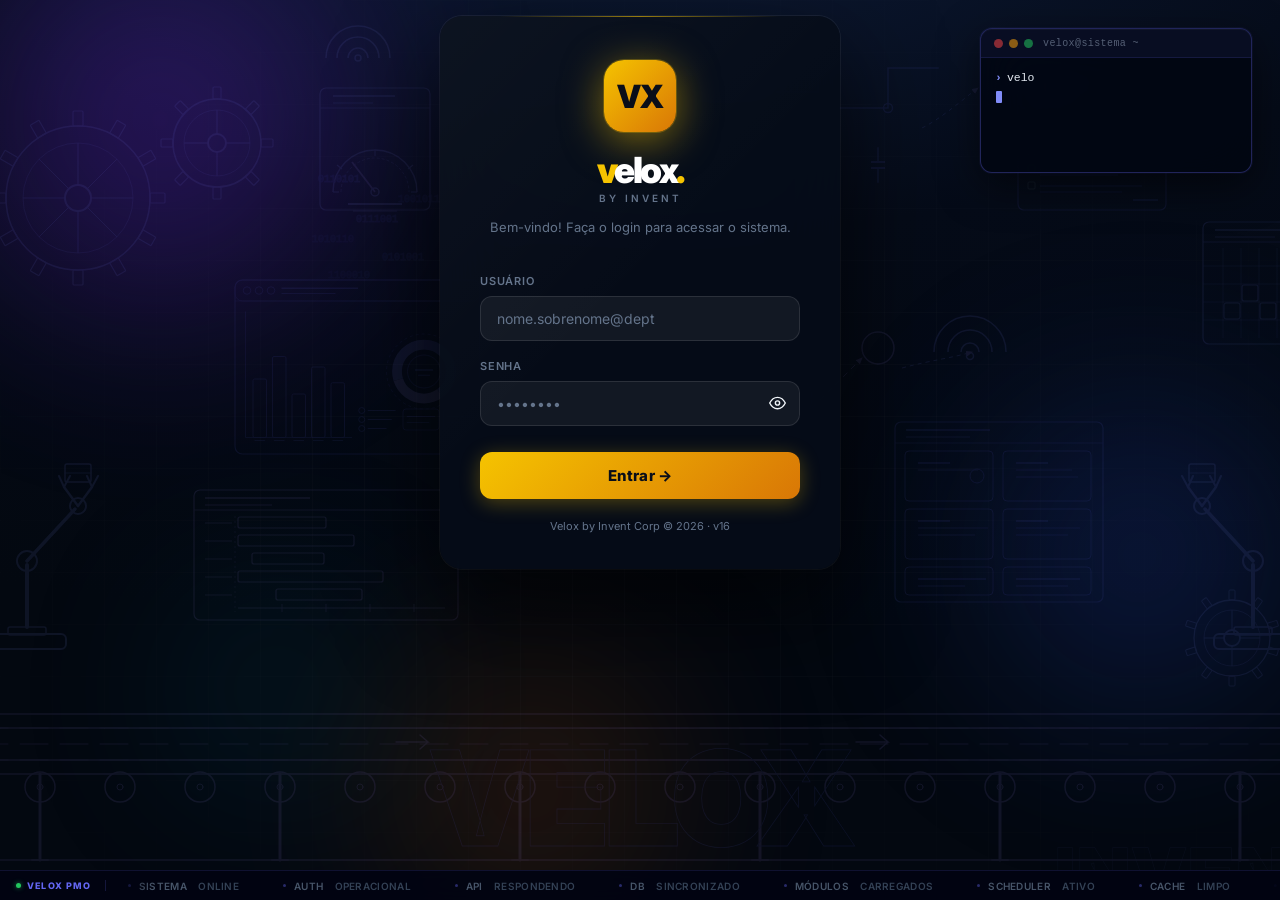
<file: index.html>
<!DOCTYPE html>
<html lang="pt-BR" data-theme="dark">
<head>
<meta charset="UTF-8">
<meta name="viewport" content="width=device-width,initial-scale=1,viewport-fit=cover">
<meta name="mobile-web-app-capable" content="yes">
<meta name="apple-mobile-web-app-capable" content="yes">
<meta name="apple-mobile-web-app-status-bar-style" content="black-translucent">
<meta name="apple-mobile-web-app-title" content="Velox PMO">
<meta name="theme-color" content="#0a0e19">
<title>Dashboard — Velox by Invent</title>
<link rel="icon" href="data:image/svg+xml,<svg xmlns='http://www.w3.org/2000/svg' viewBox='0 0 32 32'><rect width='32' height='32' rx='8' fill='%23F5C300'/><text x='16' y='23' text-anchor='middle' font-size='18' font-weight='900' font-family='Inter,sans-serif' fill='%230a0e19'>VX</text></svg>">
<link rel="preconnect" href="https://fonts.googleapis.com">
<link href="https://fonts.googleapis.com/css2?family=Inter:wght@300;400;500;600;700;800;900&display=swap" rel="stylesheet">
<style>
*,*::before,*::after{box-sizing:border-box;margin:0;padding:0}
:root{--brand:#F5C300;--brand-dim:rgba(245,195,0,.15);--bg:#030610;--bg2:#100c2a;--surface:rgba(255,255,255,.065);--surface2:rgba(255,255,255,.1);--border:rgba(255,255,255,.12);--text:#f1f5f9;--muted:#64748b;--muted2:#94a3b8;--sidebar-w:240px;--sidebar-collapsed:60px;--radius:14px;--radius-sm:8px;--green:#22c55e;--blue:#3b82f6;--red:#ef4444}
[data-theme="light"]{--bg:#f1f5f9;--bg2:#e2e8f0;--surface:rgba(255,255,255,.9);--surface2:rgba(255,255,255,.7);--border:rgba(0,0,0,.08);--text:#0f172a;--muted:#64748b;--muted2:#475569}
html,body{height:100%;font-family:'Inter',sans-serif;background:radial-gradient(ellipse 120% 60% at 50% -5%,#1a1060 0%,#0a0520 35%,#030610 70%);color:var(--text);overflow:hidden}
[data-theme="light"] body{background:#f0f4f8!important}
button{cursor:pointer;border:none;background:none;font-family:inherit}
a{color:inherit;text-decoration:none}
::-webkit-scrollbar{width:6px;height:6px}::-webkit-scrollbar-track{background:transparent}::-webkit-scrollbar-thumb{background:var(--border);border-radius:3px}
.app{display:flex;height:100vh;overflow:hidden}
/* Sidebar */
#sidebar{width:var(--sidebar-w);min-width:var(--sidebar-w);background:var(--bg2);border-right:1px solid var(--border);display:flex;flex-direction:column;transition:all .3s cubic-bezier(.4,0,.2,1);z-index:10;overflow:hidden}
#sidebar.collapsed{width:var(--sidebar-collapsed);min-width:var(--sidebar-collapsed)}
.sb-header{padding:18px 14px 12px;display:flex;align-items:center;gap:10px;border-bottom:1px solid var(--border)}
.sb-logo{width:32px;height:32px;background:linear-gradient(135deg,#F5C300,#d97706);border-radius:8px;display:flex;align-items:center;justify-content:center;font-size:13px;font-weight:900;color:#0a0e19;flex-shrink:0;letter-spacing:-0.5px}
.sb-brand{overflow:hidden;transition:opacity .2s}
.sb-brand-name{font-size:13px;font-weight:900;letter-spacing:-0.5px;line-height:1;white-space:nowrap}
.sb-brand-name .vy{color:#F5C300}.sb-brand-name .dot{color:#F5C300}
.sb-brand-by{font-size:8px;font-weight:600;letter-spacing:1.5px;color:var(--muted);text-transform:uppercase;margin-top:1px;white-space:nowrap}
#sidebar.collapsed .sb-brand{opacity:0;width:0}
#sidebar-toggle{margin-left:auto;color:var(--muted);font-size:18px;padding:4px;border-radius:6px;flex-shrink:0;transition:color .2s}
#sidebar-toggle:hover{color:var(--text)}
.sb-nav{flex:1;padding:12px 8px;overflow-y:auto;display:flex;flex-direction:column;gap:2px}
.nav-item{display:flex;align-items:center;gap:12px;padding:10px;border-radius:var(--radius-sm);color:var(--muted2);font-size:13px;font-weight:500;transition:all .2s;white-space:nowrap;overflow:hidden}
.nav-item:hover{background:var(--surface2);color:var(--text)}.nav-item.active{background:var(--brand-dim);color:var(--brand)}
.nav-icon{font-size:17px;flex-shrink:0;width:20px;text-align:center}.nav-label{transition:opacity .2s}
#sidebar.collapsed .nav-label{opacity:0;width:0;overflow:hidden}
.sb-footer{padding:12px 8px;border-top:1px solid var(--border)}
#sidebar-user{display:flex;align-items:center;gap:10px;padding:8px 10px;border-radius:var(--radius-sm)}
.su-avatar{width:32px;height:32px;border-radius:8px;display:flex;align-items:center;justify-content:center;font-size:11px;font-weight:700;color:#fff;flex-shrink:0}
.su-info{overflow:hidden;flex:1}.su-nome{font-size:12px;font-weight:600;white-space:nowrap;overflow:hidden;text-overflow:ellipsis}.su-papel{font-size:10px;color:var(--muted);text-transform:capitalize}
.su-logout{padding:4px 6px;color:var(--muted);font-size:14px;border-radius:4px;transition:color .2s}.su-logout:hover{color:var(--red)}
#sidebar.collapsed .su-info{opacity:0;width:0;overflow:hidden}
/* Main */
#main{flex:1;overflow-y:auto;display:flex;flex-direction:column;min-width:0}
.topbar{padding:14px 28px;display:flex;align-items:center;gap:12px;border-bottom:1px solid var(--border);background:var(--bg2);position:sticky;top:0;z-index:5}
.topbar-left{flex:1}
.topbar-title{font-size:17px;font-weight:700}
.topbar-sub{font-size:11px;color:var(--muted);margin-top:1px}
.topbar-actions{display:flex;align-items:center;gap:8px}
.btn-icon{width:36px;height:36px;border-radius:var(--radius-sm);display:flex;align-items:center;justify-content:center;background:var(--surface);border:1px solid var(--border);color:var(--muted2);font-size:15px;transition:all .2s}
.btn-icon:hover{background:var(--surface2);color:var(--text)}
.btn-print{display:flex;align-items:center;gap:7px;padding:8px 16px;background:rgba(139,92,246,.12);border:1px solid rgba(139,92,246,.3);border-radius:var(--radius-sm);font-size:12px;font-weight:700;color:#a78bfa;transition:all .2s}
.btn-print:hover{background:rgba(139,92,246,.22);border-color:#a78bfa}
.btn-tv{display:flex;align-items:center;gap:7px;padding:8px 16px;background:rgba(59,130,246,.22);border:1px solid rgba(59,130,246,.6);border-radius:var(--radius-sm);font-size:12px;font-weight:700;color:#60a5fa;transition:all .2s;box-shadow:0 0 10px rgba(59,130,246,.25),inset 0 1px 0 rgba(255,255,255,.06);animation:tvBtnPulse 3s ease-in-out infinite}
.btn-tv:hover{background:rgba(59,130,246,.35);border-color:#3b82f6;box-shadow:0 0 18px rgba(59,130,246,.45),inset 0 1px 0 rgba(255,255,255,.08);animation:none}
@keyframes tvBtnPulse{0%,100%{box-shadow:0 0 8px rgba(59,130,246,.2),inset 0 1px 0 rgba(255,255,255,.06)}50%{box-shadow:0 0 16px rgba(59,130,246,.5),inset 0 1px 0 rgba(255,255,255,.06)}}
.btn-cmd{display:flex;align-items:center;gap:8px;padding:8px 14px;background:var(--surface);border:1px solid var(--border);border-radius:var(--radius-sm);font-size:12px;color:var(--muted);transition:all .2s}
.btn-cmd:hover{background:var(--surface2);color:var(--text);border-color:var(--brand)}
.btn-cmd kbd{background:var(--border);padding:1px 5px;border-radius:3px;font-size:10px}
/* Bento */
.bento{display:grid;grid-template-columns:repeat(12,1fr);gap:16px;padding:24px 28px;align-content:start}
.card{
  background:linear-gradient(145deg,rgba(255,255,255,.058) 0%,rgba(255,255,255,.02) 100%);
  border:1px solid rgba(255,255,255,.11);
  border-top:1px solid rgba(255,255,255,.17);
  border-radius:var(--radius);padding:20px;position:relative;overflow:hidden;
  backdrop-filter:blur(10px);-webkit-backdrop-filter:blur(10px);
  box-shadow:0 8px 32px rgba(0,0,0,.16);
}
.card::before{content:'';position:absolute;inset:0;border-radius:var(--radius);background:linear-gradient(135deg,rgba(255,255,255,.025),transparent 50%);pointer-events:none}
.card-title{font-size:11px;font-weight:700;text-transform:uppercase;letter-spacing:.7px;color:var(--muted);margin-bottom:16px;display:flex;align-items:center;justify-content:space-between}
.chip{background:var(--surface2);border:1px solid var(--border);color:var(--muted);font-size:10px;font-weight:600;padding:2px 8px;border-radius:20px;text-transform:none;letter-spacing:0}
.kpi-card{grid-column:span 3;display:flex;flex-direction:column;gap:6px}
.kpi-val{font-size:38px;font-weight:800;letter-spacing:-2px;line-height:1}
.kpi-lbl{font-size:10px;font-weight:700;text-transform:uppercase;letter-spacing:.8px;color:var(--muted)}
.kpi-sub{font-size:11px;color:var(--muted2)}
.health-card{grid-column:span 3;display:flex;align-items:center;gap:16px}
.health-info{flex:1}
.health-score{font-size:34px;font-weight:800;letter-spacing:-1px;margin:4px 0}
.health-lbl{font-size:10px;font-weight:700;text-transform:uppercase;letter-spacing:.8px;color:var(--muted)}
.health-status{font-size:12px;color:var(--muted2)}
.chart-fases{grid-column:span 7}
.chart-ativs{grid-column:span 5}
.chart-wrap{position:relative;height:220px}
.donut-center{position:absolute;top:50%;left:50%;transform:translate(-50%,-50%);text-align:center;pointer-events:none}
.donut-val{font-size:26px;font-weight:800;display:block}
.donut-lbl{font-size:10px;color:var(--muted)}
.feed-card{grid-column:span 5}
.timeline-card{grid-column:span 7}
.pulse-dot{width:7px;height:7px;background:var(--green);border-radius:50%;animation:blink 2s infinite;display:inline-block;margin-left:4px}
@keyframes blink{0%,100%{opacity:1}50%{opacity:.25}}
.feed-list{display:flex;flex-direction:column;gap:7px;max-height:280px;overflow-y:auto;padding-right:2px}
.feed-item{display:flex;align-items:flex-start;gap:9px;padding:8px 10px;background:var(--surface2);border-radius:var(--radius-sm)}
.feed-icon{font-size:13px;flex-shrink:0;margin-top:1px}
.feed-proj{font-size:10px;font-weight:700;color:var(--brand)}
.feed-text{font-size:11px;color:var(--muted2);overflow:hidden;text-overflow:ellipsis;white-space:nowrap;margin-top:1px}
.feed-time{font-size:10px;color:var(--muted);flex-shrink:0}
.gantt-row{display:flex;align-items:center;gap:10px;margin-bottom:9px}
.gantt-lbl{width:140px;font-size:12px;font-weight:500;white-space:nowrap;overflow:hidden;text-overflow:ellipsis;flex-shrink:0;color:var(--text)}
.gantt-track{flex:1;height:26px;background:rgba(255,255,255,.06);border-radius:6px;position:relative;overflow:hidden}
.gantt-bar{height:100%;border-radius:6px;position:absolute;display:flex;align-items:center;padding:0 10px;box-shadow:0 2px 6px rgba(0,0,0,.3)}
.gantt-bar-lbl{font-size:11px;font-weight:700;color:#fff;white-space:nowrap;text-shadow:0 1px 3px rgba(0,0,0,.4)}
.intel-card{grid-column:span 12}
.intel-grid{display:grid;grid-template-columns:repeat(4,1fr);gap:12px}
.farol-mini-grid{display:grid;grid-template-columns:repeat(auto-fill,minmax(200px,1fr));gap:10px;margin-top:8px}
.farol-mini{background:var(--surface2);border-radius:12px;padding:14px 16px;cursor:default;transition:all .25s;border:1px solid var(--border);position:relative;overflow:hidden}
.farol-mini::after{content:'';position:absolute;inset:0;background:linear-gradient(135deg,rgba(255,255,255,.02),transparent);pointer-events:none}
.farol-mini:hover{border-color:rgba(255,255,255,.18);transform:translateY(-2px);box-shadow:0 6px 20px rgba(0,0,0,.25)}
/* Urgency Banner */
#urgency-banner{padding:9px 28px;display:flex;align-items:center;gap:10px;flex-wrap:wrap;border-bottom:1px solid rgba(245,158,11,.2);background:linear-gradient(90deg,rgba(245,158,11,.07),transparent)}
#urgency-banner.has-overdue{border-color:rgba(239,68,68,.25);background:linear-gradient(90deg,rgba(239,68,68,.07),transparent)}
.urg-label{font-size:10px;font-weight:800;text-transform:uppercase;letter-spacing:.9px;color:var(--muted);flex-shrink:0}
.urg-item{display:inline-flex;align-items:center;gap:5px;padding:3px 10px;border-radius:20px;font-size:11px;font-weight:700;white-space:nowrap;background:rgba(245,158,11,.1);border:1px solid rgba(245,158,11,.25);color:#f59e0b;cursor:default;transition:all .2s}
.urg-item.overdue{background:rgba(239,68,68,.1);border-color:rgba(239,68,68,.3);color:#ef4444}
.urg-item.overdue{animation:urgPulse 2s infinite}
@keyframes urgPulse{0%,100%{box-shadow:none}50%{box-shadow:0 0 0 3px rgba(239,68,68,.15)}}
@keyframes cardAlertPulse{0%,100%{box-shadow:0 0 0 0 rgba(239,68,68,0)}50%{box-shadow:0 0 0 4px rgba(239,68,68,.9),0 0 28px rgba(239,68,68,.35)}}
@keyframes txtFlash{0%,100%{opacity:1}50%{opacity:.35}}
/* Live clock */
.topbar-clock{font-size:13px;font-weight:700;font-variant-numeric:tabular-nums;color:var(--muted2);letter-spacing:.3px;padding:7px 13px;background:var(--surface);border:1px solid var(--border);border-radius:var(--radius-sm);white-space:nowrap}
/* Card stagger animation */
@keyframes bentoIn{from{opacity:0;transform:translateY(16px)}to{opacity:1;transform:translateY(0)}}
.bento>.card{opacity:0;animation:bentoIn .45s cubic-bezier(.34,1.2,.64,1) forwards}
.bento>.card:nth-child(1){animation-delay:.02s}.bento>.card:nth-child(2){animation-delay:.07s}
.bento>.card:nth-child(3){animation-delay:.12s}.bento>.card:nth-child(4){animation-delay:.17s}
.bento>.card:nth-child(5){animation-delay:.22s}.bento>.card:nth-child(6){animation-delay:.27s}
.bento>.card:nth-child(7){animation-delay:.32s}.bento>.card:nth-child(8){animation-delay:.37s}
.bento>.card:nth-child(9){animation-delay:.42s}
/* Intel item hover */
.intel-item{transition:border-color .2s,background .2s}
.intel-item:hover{background:rgba(255,255,255,.06)}
/* KPI card hover */
.kpi-card{transition:border-color .25s,box-shadow .25s}
.kpi-card:hover{border-color:rgba(255,255,255,.14);box-shadow:0 4px 16px rgba(0,0,0,.2)}.hidden{display:none!important}
.intel-item{background:var(--surface2);border-radius:var(--radius-sm);padding:14px 16px;border-left:3px solid transparent}
.intel-lbl{font-size:10px;font-weight:600;text-transform:uppercase;letter-spacing:.7px;color:var(--muted);margin-bottom:5px}
.intel-val{font-size:19px;font-weight:700;margin-bottom:3px}
.intel-desc{font-size:11px;color:var(--muted2);line-height:1.4}
.viewer-mode .edit-only{display:none!important}
/* Command palette */
#cmd-overlay{position:fixed;inset:0;background:rgba(0,0,0,.7);backdrop-filter:blur(6px);z-index:9000;display:none;align-items:flex-start;justify-content:center;padding-top:15vh}
#cmd-overlay.open{display:flex}
#cmd-palette{background:var(--bg2);border:1px solid var(--border);border-radius:14px;width:520px;max-width:90vw;overflow:hidden;box-shadow:0 24px 80px rgba(0,0,0,.5)}
#cmd-header{display:flex;align-items:center;gap:12px;padding:14px 18px;border-bottom:1px solid var(--border)}
#cmd-icon{font-size:18px;color:var(--muted)}
#cmd-input{flex:1;background:none;border:none;outline:none;font-size:15px;color:var(--text);font-family:'Inter',sans-serif}
#cmd-list{max-height:360px;overflow-y:auto;padding:8px}
.cmd-item{display:flex;align-items:center;gap:12px;padding:10px 14px;border-radius:var(--radius-sm);cursor:pointer;font-size:13px;color:var(--muted2);transition:all .15s}
.cmd-item:hover,.cmd-item.active{background:var(--brand-dim);color:var(--brand)}
.cmd-empty{padding:20px;text-align:center;color:var(--muted);font-size:13px}
/* TV Mode */
#tv-overlay{position:fixed;inset:0;background:radial-gradient(ellipse 140% 90% at 50% -10%,#14093e 0%,#080420 45%,#020810 100%);z-index:8000;display:none;flex-direction:column;font-family:'Inter',sans-serif;overflow:hidden;padding-top:env(safe-area-inset-top);padding-bottom:env(safe-area-inset-bottom);padding-left:env(safe-area-inset-left);padding-right:env(safe-area-inset-right)}
#tv-overlay.open{display:flex}
.tv-bg-glow{position:absolute;inset:0;pointer-events:none;overflow:hidden;z-index:0}
.tv-glow-orb{position:absolute;border-radius:50%;filter:blur(130px);animation:tvOrbDrift 14s infinite alternate ease-in-out}
@keyframes tvOrbDrift{from{transform:translate(0,0) scale(1)}to{transform:translate(40px,30px) scale(1.15)}}
.tv-header{display:flex;align-items:center;justify-content:space-between;padding:16px 52px;border-bottom:1px solid rgba(139,92,246,.15);flex-shrink:0;position:relative;z-index:2;background:rgba(10,6,28,.88);backdrop-filter:blur(20px)}
.tv-logo-row{display:flex;align-items:center;gap:14px}
.tv-logo-icon{width:48px;height:48px;background:linear-gradient(135deg,#F5C300,#d97706);border-radius:13px;display:flex;align-items:center;justify-content:center;font-size:19px;font-weight:900;color:#0a0e19;box-shadow:0 4px 24px rgba(245,195,0,.45),0 0 0 1px rgba(245,195,0,.2)}
.tv-logo-name{font-size:26px;font-weight:900;letter-spacing:-1.5px;color:#fff}
.tv-logo-name .vy{color:#F5C300}.tv-logo-name .dot{color:#F5C300}
.tv-logo-by{font-size:9px;font-weight:600;letter-spacing:2.5px;color:#6d6e85;text-transform:uppercase;margin-top:2px}
.tv-slide-badge{display:flex;align-items:center;gap:8px;background:rgba(139,92,246,.1);border:1px solid rgba(139,92,246,.25);border-radius:24px;padding:7px 20px}
.tv-slide-badge-dot{width:7px;height:7px;border-radius:50%;background:#a78bfa;animation:blink 2s infinite;box-shadow:0 0 6px rgba(167,139,250,.6)}
.tv-slide-badge-txt{font-size:13px;font-weight:700;letter-spacing:1.8px;text-transform:uppercase;color:#a78bfa}
.tv-clock-wrap{text-align:right}
.tv-clock{font-size:34px;font-weight:800;color:#fff;letter-spacing:-1.5px;font-variant-numeric:tabular-nums;line-height:1}
.tv-date-lbl{font-size:11px;color:#6d6e85;margin-top:3px;letter-spacing:.3px}
.tv-body{flex:1;display:flex;align-items:stretch;justify-content:center;padding:16px 40px;overflow:hidden;position:relative;z-index:2;min-height:0}
.tv-slide{display:none;width:100%;max-width:1480px;animation:tvIn .5s cubic-bezier(.22,1,.36,1)}
.tv-slide.active{display:flex;flex-direction:column;flex:1;min-height:0;overflow:hidden}
.tv-golive-grid{display:grid;gap:14px;width:100%;flex:1;min-height:0;grid-auto-rows:minmax(0,1fr)}
.tv-glcval{font-size:52px;font-weight:900;letter-spacing:-3px;line-height:1}
.tv-glcval.urgent{font-size:56px}
/* Go Lives card — CSS-driven responsive (não depende de isMob em JS) */
.tv-glcard{padding:28px}
.tv-glcard-top{display:flex;align-items:flex-start;justify-content:space-between;margin-bottom:10px;gap:6px}
.tv-glcard-name{font-size:20px;font-weight:900;color:#f1f5f9;line-height:1.2;flex:1;min-width:0;overflow:hidden;white-space:nowrap;text-overflow:ellipsis}
.tv-glcard-badge{font-size:11px;padding:4px 10px;border-radius:9px;font-weight:700;flex-shrink:0;display:inline-flex;align-items:center;gap:0}
.tv-glcard-pmo{font-size:13px;color:#64748b;font-weight:600;margin-bottom:6px}
/* badge: mostra label completo por padrão (desktop/TV), só ícone no mobile via CSS */
.tv-sb-lbl{display:inline}
.tv-sb-ico{display:none}
.tv-farol-grid{display:grid;gap:12px;width:100%;flex:1;min-height:0;grid-auto-rows:minmax(0,1fr)}
.tv-pmo-grid{display:grid;gap:14px;width:100%;flex:1;min-height:0;grid-auto-rows:minmax(0,1fr)}
.tv-conq-grid{display:grid;gap:12px;width:100%;flex:1;min-height:0;grid-auto-rows:minmax(0,1fr)}
.tv-golive-card{border-radius:16px;padding:22px 24px;border:1px solid rgba(255,255,255,.07);background:rgba(255,255,255,.025);position:relative;overflow:hidden;display:flex;flex-direction:column}
@keyframes tvIn{from{opacity:0;transform:translateY(24px) scale(.99)}to{opacity:1;transform:none}}
@keyframes tvRotAnim{0%,100%{transform:rotate(0deg)}30%{transform:rotate(90deg)}70%{transform:rotate(90deg)}}
.tv-footer{padding:12px 52px;border-top:1px solid rgba(139,92,246,.12);display:flex;align-items:center;justify-content:space-between;flex-shrink:0;position:relative;z-index:2;background:rgba(10,6,28,.88);backdrop-filter:blur(20px)}
.tv-prog-bar{flex:1;height:3px;background:rgba(255,255,255,.07);border-radius:2px;margin:0 28px;overflow:hidden}
.tv-prog-fill{height:100%;background:linear-gradient(90deg,#8b5cf6,#F5C300);border-radius:2px;transition:width .1s linear;box-shadow:0 0 10px rgba(139,92,246,.6)}
.tv-controls{display:flex;gap:8px}
.tv-btn{width:36px;height:36px;border-radius:9px;display:flex;align-items:center;justify-content:center;background:rgba(139,92,246,.1);color:#8b8db8;font-size:15px;cursor:pointer;transition:all .2s;border:1px solid rgba(139,92,246,.2);font-family:'Inter',sans-serif}
.tv-btn:hover{background:rgba(139,92,246,.25);color:#fff;border-color:rgba(139,92,246,.5)}
.tv-slide-dots{display:flex;gap:6px;align-items:center}
.tv-dot{width:6px;height:6px;border-radius:50%;background:rgba(139,92,246,.3);transition:all .3s;cursor:pointer}
.tv-dot.active{background:#a78bfa;width:22px;border-radius:3px;box-shadow:0 0 8px rgba(167,139,250,.5)}
.tv-kbd{font-size:10px;color:#3d3d5c;border:1px solid #1e1b3a;border-radius:4px;padding:1px 5px;background:#0d0a1e}
/* Slide layouts */
.tv-s-title{font-size:30px;font-weight:900;letter-spacing:-1px;color:#f1f5f9;margin-bottom:22px;padding-bottom:14px;border-bottom:1px solid rgba(139,92,246,.2);display:flex;align-items:baseline;justify-content:space-between}
.tv-s-title-sub{font-size:14px;font-weight:400;color:#6d6e85;letter-spacing:.2px}
.tv-kpi-grid{display:grid;grid-template-columns:repeat(4,1fr);gap:18px;margin-bottom:20px}
.tv-kpi{border-radius:20px;padding:36px 28px;text-align:center;position:relative;overflow:hidden;border:1px solid rgba(139,92,246,.18);border-top:1px solid rgba(139,92,246,.35);background:rgba(255,255,255,.03)}
.tv-kpi::before{content:'';position:absolute;inset:0;border-radius:20px;background:linear-gradient(135deg,rgba(255,255,255,.04),transparent 55%);pointer-events:none}
.tv-kpi-accent{position:absolute;top:0;left:20%;right:20%;height:3px;border-radius:0 0 3px 3px}
.tv-kpi-val{font-size:92px;font-weight:900;letter-spacing:-6px;line-height:1.25;margin-bottom:10px}
.tv-kpi-lbl{font-size:13px;font-weight:700;text-transform:uppercase;letter-spacing:1.5px;color:#6d6e85}
.tv-kpi-sub{font-size:12px;color:#3d3d5c;margin-top:6px}
.tv-health-center{display:flex;flex-direction:column;align-items:center;margin:8px 0 24px}
.tv-health-ring-wrap{position:relative;width:160px;height:160px;margin-bottom:8px}
.tv-health-val{position:absolute;inset:0;display:flex;flex-direction:column;align-items:center;justify-content:center}
.tv-health-num{font-size:44px;font-weight:900;letter-spacing:-2px;line-height:1}
.tv-health-txt{font-size:11px;font-weight:700;letter-spacing:1px;text-transform:uppercase;color:#475569;margin-top:2px}
.tv-proj-cards{display:grid;gap:12px;width:100%}
.tv-proj-card{display:grid;grid-template-columns:auto 1fr auto 160px auto;gap:20px;align-items:center;padding:16px 24px;border-radius:14px;border:1px solid rgba(255,255,255,.07);background:rgba(255,255,255,.025);transition:border-color .2s}
.tv-proj-sema{width:44px;height:44px;border-radius:12px;display:flex;align-items:center;justify-content:center;font-size:22px;flex-shrink:0}
.tv-proj-name{font-size:17px;font-weight:700;color:#f1f5f9;line-height:1}
.tv-proj-sub{font-size:11px;color:#475569;margin-top:3px}
.tv-proj-status{display:inline-flex;align-items:center;gap:6px;padding:6px 14px;border-radius:20px;font-size:12px;font-weight:700;white-space:nowrap}
.tv-prog-wrap{display:flex;flex-direction:column;gap:5px}
.tv-prog-track{height:10px;background:rgba(255,255,255,.08);border-radius:5px;overflow:hidden}
.tv-prog-fill-bar{height:100%;border-radius:5px;transition:width .8s ease}
.tv-prog-pct{font-size:13px;font-weight:700;color:#94a3b8}
.tv-proj-risco{font-size:14px;font-weight:700}
.tv-fase-row{display:flex;align-items:center;gap:16px;margin-bottom:10px}
.tv-fase-num{width:28px;height:28px;border-radius:8px;display:flex;align-items:center;justify-content:center;font-size:11px;font-weight:800;flex-shrink:0}
.tv-fase-lbl{width:200px;font-size:13px;color:#94a3b8;flex-shrink:0;font-weight:500}
.tv-fase-track{flex:1;height:28px;background:rgba(255,255,255,.06);border-radius:8px;overflow:hidden;position:relative}
.tv-fase-fill{height:100%;border-radius:8px;display:flex;align-items:center;padding:0 12px;transition:width .9s cubic-bezier(.4,0,.2,1);min-width:2px}
.tv-fase-pct-lbl{font-size:11px;font-weight:800;color:rgba(255,255,255,.9);white-space:nowrap}
.tv-fase-pct-out{width:44px;text-align:right;font-size:14px;font-weight:800;flex-shrink:0}
.tv-golive-grid{display:grid;grid-template-columns:repeat(4,1fr);gap:14px;width:100%}
.tv-golive-card{border-radius:16px;padding:22px 24px;border:1px solid rgba(255,255,255,.07);background:rgba(255,255,255,.025);position:relative;overflow:hidden}
.tv-golive-name{font-size:16px;font-weight:800;color:#f1f5f9;margin-bottom:4px;line-height:1.2}
.tv-golive-pmo{font-size:11px;color:#475569;margin-bottom:16px}
.tv-golive-date{font-size:24px;font-weight:800;color:#fff;letter-spacing:-0.5px;line-height:1}
.tv-golive-countdown{font-size:14px;font-weight:700;margin-top:4px}
.tv-golive-prog{margin-top:14px;height:4px;background:rgba(255,255,255,.08);border-radius:2px;overflow:hidden}
.tv-golive-prog-fill{height:100%;border-radius:2px}
.kpi-spark{margin-top:auto;height:32px;overflow:hidden}
.kpi-trend{font-size:10px;font-weight:700;padding:2px 7px;border-radius:10px;display:inline-flex;align-items:center;gap:3px}
.kpi-trend.up{background:rgba(34,197,94,.15);color:#22c55e}
.kpi-trend.dn{background:rgba(239,68,68,.15);color:#ef4444}
.kpi-trend.flat{background:rgba(100,116,139,.15);color:#64748b}
.comm-feed{display:flex;flex-direction:column;gap:8px;max-height:300px;overflow-y:auto}
.comm-item{display:flex;gap:10px;padding:8px 10px;background:var(--surface2);border-radius:8px;align-items:flex-start;transition:background .15s;cursor:default}
.comm-item:hover{background:rgba(255,255,255,.08)}
.comm-dot{width:8px;height:8px;border-radius:50%;flex-shrink:0;margin-top:4px}
.comm-tipo-enviado  {background:#3b82f6}
.comm-tipo-recebido {background:#22c55e}
.comm-tipo-interno  {background:#a855f7}
.comm-tipo-urgente  {background:#ef4444;box-shadow:0 0 6px rgba(239,68,68,.5)}
.comm-tipo-resolvido{background:#22c55e}
.comm-proj{font-size:10px;font-weight:700;color:var(--brand);white-space:nowrap}
.comm-titulo{font-size:11px;font-weight:500;color:var(--text);line-height:1.3;overflow:hidden;text-overflow:ellipsis;white-space:nowrap}
.comm-data{font-size:10px;color:var(--muted);white-space:nowrap;flex-shrink:0;margin-left:auto}
.health-ring-wrap{position:relative;width:90px;height:90px;flex-shrink:0}
.health-ring-wrap svg{transform:rotate(-90deg)}
.health-ring-val{position:absolute;inset:0;display:flex;flex-direction:column;align-items:center;justify-content:center;text-align:center}
.health-ring-num{font-size:22px;font-weight:800;letter-spacing:-1px;line-height:1}
.health-ring-txt{font-size:8px;font-weight:700;letter-spacing:.5px;text-transform:uppercase;color:var(--muted)}
/* ── Chart sections (dentro do grid 5fr 4fr 3fr — sem span explícito) ─ */
.donut-section{}
.pmo-section  {}
.atencao-section{}
.donut-legend{display:flex;flex-direction:column;gap:5px;flex:1;min-width:80px}
.donut-leg-row{display:flex;align-items:center;gap:7px;font-size:11px;cursor:default}
.donut-leg-dot{width:9px;height:9px;border-radius:2px;flex-shrink:0}
.donut-leg-lbl{color:var(--muted2);flex:1;overflow:hidden;text-overflow:ellipsis;white-space:nowrap}
.donut-leg-val{font-weight:800;color:var(--text);flex-shrink:0}
/* PMO bar chart */
@keyframes pmoBarRise{from{transform:scaleY(0)}to{transform:scaleY(1)}}
/* Bubble chart */
.bubble-svg{display:block;cursor:default;user-select:none}
/* ── Dashboard Clean Layout ─────────────────────────── */
/* KPI Row */
.kpi-row{display:grid;grid-template-columns:repeat(4,1fr);gap:16px;grid-column:span 12}
.kpi-big{border-radius:16px;padding:28px 28px 24px;position:relative;overflow:hidden;cursor:default}
.kpi-big::before{content:'';position:absolute;inset:0;border-radius:16px;background:linear-gradient(135deg,rgba(255,255,255,.04),transparent 60%);pointer-events:none}
.kpi-big-accent{position:absolute;top:0;left:0;right:0;height:3px;border-radius:16px 16px 0 0}
.kpi-big-num{font-size:56px;font-weight:900;letter-spacing:-4px;line-height:1.25;margin-bottom:6px}
.kpi-big-lbl{font-size:11px;font-weight:700;text-transform:uppercase;letter-spacing:1.2px;color:var(--muted)}
.kpi-big-sub{font-size:12px;color:var(--muted2);margin-top:4px;font-weight:400}
/* Status table */
.status-section{grid-column:span 8}
.proj-table{width:100%;border-collapse:collapse}
.proj-table th{font-size:10px;font-weight:700;text-transform:uppercase;letter-spacing:.8px;color:var(--muted);padding:8px 12px;text-align:left;border-bottom:1px solid rgba(255,255,255,.07);white-space:nowrap}
.proj-table td{padding:11px 12px;font-size:12px;border-bottom:1px solid rgba(255,255,255,.04);vertical-align:middle}
.proj-table tr{cursor:default;transition:background .12s}
.proj-table tr:hover td{background:rgba(139,92,246,.08)}
.proj-table td:first-child{border-left:3px solid transparent}
.proj-table tr.row-crit td{background:rgba(239,68,68,.05)} .proj-table tr.row-crit td:first-child{border-left-color:#ef4444}
.proj-table tr.row-bloq td{background:rgba(249,115,22,.05)} .proj-table tr.row-bloq td:first-child{border-left-color:#f97316}
.proj-table tr.row-atras td{background:rgba(245,158,11,.04)} .proj-table tr.row-atras td:first-child{border-left-color:#f59e0b}
.pbar{height:5px;background:rgba(255,255,255,.08);border-radius:3px;overflow:hidden;min-width:60px}
.pbar-fill{height:100%;border-radius:3px;transition:width .7s ease}
/* Alerts sidebar */
.alerts-section{grid-column:span 4;display:flex;flex-direction:column;gap:10px}
.alert-item{display:flex;align-items:flex-start;gap:12px;padding:12px 14px;border-radius:12px;border:1px solid transparent;cursor:default;transition:all .15s}
.alert-item.sev-p0{background:rgba(239,68,68,.08);border-color:rgba(239,68,68,.2)}
.alert-item.sev-p1{background:rgba(249,115,22,.07);border-color:rgba(249,115,22,.18)}
.alert-item.sev-p2{background:rgba(245,195,0,.06);border-color:rgba(245,195,0,.15)}
.alert-item:hover{filter:brightness(1.15)}
.alert-sev{font-size:9px;font-weight:900;padding:2px 6px;border-radius:5px;letter-spacing:.5px;flex-shrink:0;margin-top:1px}
.alert-body{flex:1;min-width:0}
.alert-proj{font-size:12px;font-weight:700;white-space:nowrap;overflow:hidden;text-overflow:ellipsis}
.alert-msg{font-size:11px;color:var(--muted2);margin-top:2px;line-height:1.3;display:-webkit-box;-webkit-line-clamp:2;-webkit-box-orient:vertical;overflow:hidden}
/* Timeline section */
.timeline-section{grid-column:span 12}
.gantt-wrap{overflow-x:auto;padding-bottom:4px}
.gantt-row{display:grid;align-items:center;gap:12px;padding:6px 0;border-bottom:1px solid rgba(255,255,255,.04)}
.gantt-row:last-child{border-bottom:none}
.gantt-label{font-size:12px;font-weight:600;white-space:nowrap;overflow:hidden;text-overflow:ellipsis;cursor:default;color:var(--text)}
.gantt-label:hover{color:var(--brand)}
.gantt-track{position:relative;height:22px;background:rgba(255,255,255,.05);border-radius:6px;overflow:hidden;flex:1}
.gantt-bar{position:absolute;top:0;height:100%;border-radius:6px;transition:opacity .2s;display:flex;align-items:center;padding:0 8px;font-size:10px;font-weight:700;color:rgba(255,255,255,.9);white-space:nowrap;overflow:hidden}
.gantt-today{position:absolute;top:-2px;bottom:-2px;width:2px;background:#F5C300;border-radius:1px;z-index:2;box-shadow:0 0 6px rgba(245,195,0,.6)}
.gantt-header{display:grid;align-items:center;gap:12px;padding:0 0 6px;border-bottom:1px solid rgba(255,255,255,.07);margin-bottom:4px}
.gantt-month-labels{position:relative;height:16px}
.gantt-month-lbl{position:absolute;font-size:9px;font-weight:600;color:var(--muted);text-transform:uppercase;letter-spacing:.5px}
/* ── Print / PDF ──────────────────────────────────────── */
.print-header-bar{display:none}
@media print{
  *{-webkit-print-color-adjust:exact!important;print-color-adjust:exact!important}
  html,body{overflow:visible!important;height:auto!important;min-height:0!important;font-size:9.5px!important}
  #sidebar,.topbar,#tv-overlay,#cmd-overlay,#urgency-banner,.no-print{display:none!important}
  .app{display:block!important;height:auto!important;overflow:visible!important}
  #main{margin-left:0!important;padding:0!important;height:auto!important;overflow:visible!important}
  .print-header-bar{
    display:flex!important;justify-content:space-between;align-items:center;
    padding:5px 0 7px;border-bottom:1px solid var(--border);margin-bottom:8px;
    font-size:9px;color:var(--muted);
  }
  .print-header-bar strong{font-size:12px;color:var(--text);font-weight:800}
  /* Bento: mantém grid de 12 colunas mas comprimido */
  .bento{display:grid!important;grid-template-columns:repeat(12,1fr)!important;gap:8px!important;padding:6px 8px!important}
  /* Cards menores */
  .card{break-inside:avoid!important;padding:8px 10px!important}
  .card-title{font-size:10px!important;margin-bottom:6px!important}
  /* KPI comprimido */
  .kpi-big{padding:10px 8px!important}
  .kpi-big-num{font-size:30px!important;letter-spacing:-2px!important}
  .kpi-big-lbl{font-size:9px!important}
  .kpi-big-sub{font-size:9px!important}
  /* Mid-row */
  .mid-row{gap:8px!important}
  /* Tabela de projetos */
  .proj-table th,.proj-table td{padding:4px 6px!important;font-size:9px!important}
  /* Gantt menor */
  .gantt-row{min-height:24px!important}
  /* Intel cards */
  .intel-grid{gap:8px!important}
  @page{margin:5mm 7mm;size:A4 landscape}
}
</style>
<link rel="stylesheet" href="responsive.css">
</head>
<body>
<div class="app">
<nav id="sidebar">
  <div class="sb-header">
    <div class="sb-logo">VX</div>
    <div class="sb-brand">
      <div class="sb-brand-name"><span class="vy">v</span>elox<span class="dot">.</span></div>
      <div class="sb-brand-by">by invent</div>
    </div>
    <button id="sidebar-toggle">☰</button>
  </div>
  <div class="sb-nav">
    <a class="nav-item active" href="index.html">   <span class="nav-icon">📊</span><span class="nav-label">Dashboard</span></a>
    <a class="nav-item" href="gerencial.html">       <span class="nav-icon">⊞</span><span class="nav-label">Gerencial</span></a>
    <a class="nav-item" href="projetos.html">        <span class="nav-icon">📋</span><span class="nav-label">Projetos</span></a>
    <a class="nav-item" href="squads.html">          <span class="nav-icon">🏢</span><span class="nav-label">Áreas</span></a>
    <a class="nav-item" href="alertas.html">         <span class="nav-icon">🔔</span><span class="nav-label" id="nav-alertas-label">Alertas</span></a>
    <a class="nav-item edit-only" href="admin.html"> <span class="nav-icon">⚙</span><span class="nav-label">Admin</span></a>
    <a class="nav-item" href="releases.html">        <span class="nav-icon">🚀</span><span class="nav-label">Releases</span></a>
  </div>
  <div class="sb-footer"><div id="sidebar-user"></div></div>
</nav>
<div id="main">
  <div class="topbar">
    <div class="topbar-left">
      <div class="topbar-title">Dashboard</div>
      <div class="topbar-sub" id="topbar-date"></div>
    </div>
    <div class="topbar-actions">
      <div class="topbar-clock no-print" id="topbar-clock">--:--:--</div>
      <button class="btn-print no-print" onclick="openPM()">📄 <span class="btn-print-lbl">PDF / Imprimir</span></button>
      <button class="btn-tv no-print" onclick="openTV()">🖥️ <span class="btn-tv-lbl">Projetar na TV</span></button>
      <button class="btn-cmd no-print" onclick="document.getElementById('cmd-overlay').classList.add('open')">⌘ Buscar <kbd>Ctrl K</kbd></button>
      <button class="btn-icon no-print" id="theme-toggle-btn" onclick="toggleTheme();updateThemeIcon()" title="Alternar tema claro / escuro">🌙</button>
    </div>
  </div>
  <!-- Cabeçalho visível apenas no print -->
  <div class="print-header-bar">
    <div><strong>Velox PMO · Dashboard</strong><span style="margin-left:12px;font-size:11px;color:#555" id="print-idx-date"></span></div>
    <div style="font-size:9px;color:#888">velox. by invent</div>
  </div>
  <div id="urgency-banner" style="display:none"></div>
  <div id="briefing-bar" style="display:none;padding:12px 28px;background:linear-gradient(90deg,rgba(245,195,0,.06),transparent);border-bottom:1px solid rgba(245,195,0,.12);">
    <div style="display:flex;align-items:center;gap:16px;flex-wrap:wrap">
      <span style="font-size:10px;font-weight:800;text-transform:uppercase;letter-spacing:1px;color:var(--brand);flex-shrink:0">📋 Briefing de Hoje</span>
      <div id="briefing-chips" style="display:flex;gap:8px;flex-wrap:wrap;flex:1"></div>
      <span id="briefing-date" style="font-size:11px;color:var(--muted);flex-shrink:0"></span>
    </div>
  </div>
  <div class="bento" id="bento"></div>
</div>
</div>

<!-- TV Overlay -->
<div id="tv-overlay">
  <!-- Portrait-mode rotation hint (mobile only) -->
  <div id="tv-portrait-hint" style="display:none;position:absolute;inset:0;z-index:20;background:rgba(2,8,16,.92);backdrop-filter:blur(8px);-webkit-backdrop-filter:blur(8px);display:none;flex-direction:column;align-items:center;justify-content:center;gap:20px;text-align:center;padding:32px">
    <div style="font-size:64px;animation:tvRotAnim 2s ease-in-out infinite">🔄</div>
    <div style="font-size:22px;font-weight:800;color:#f1f5f9;letter-spacing:-.5px">Gire o dispositivo</div>
    <div style="font-size:14px;color:#64748b;max-width:260px;line-height:1.5">O modo TV foi projetado para visualização em <strong style="color:#a78bfa">paisagem (horizontal)</strong>. Rode o celular para continuar.</div>
    <button onclick="closeTV()" style="margin-top:8px;padding:10px 24px;border-radius:10px;background:rgba(239,68,68,.12);border:1px solid rgba(239,68,68,.3);color:#f87171;font-size:13px;font-weight:700;cursor:pointer">✕ Fechar TV</button>
  </div>
  <!-- Ambient glow background -->
  <div class="tv-bg-glow" id="tv-bg-glow">
    <div class="tv-glow-orb" id="tv-orb-1" style="width:600px;height:600px;top:-200px;left:-100px;animation-delay:0s"></div>
    <div class="tv-glow-orb" id="tv-orb-2" style="width:500px;height:500px;bottom:-150px;right:-100px;animation-delay:-5s"></div>
  </div>
  <div class="tv-header">
    <div class="tv-logo-row">
      <div class="tv-logo-icon">VX</div>
      <div>
        <div class="tv-logo-name"><span class="vy">v</span>elox<span class="dot">.</span></div>
        <div class="tv-logo-by">by invent</div>
      </div>
    </div>
    <div class="tv-slide-badge">
      <div class="tv-slide-badge-dot"></div>
      <span class="tv-slide-badge-txt" id="tv-slide-title">—</span>
    </div>
    <div class="tv-clock-wrap">
      <div class="tv-clock" id="tv-clock">--:--:--</div>
      <div class="tv-date-lbl" id="tv-date-lbl"></div>
    </div>
  </div>
  <div class="tv-body" id="tv-body"></div>
  <div class="tv-footer">
    <div class="tv-controls">
      <button class="tv-btn" onclick="tvPrev()" title="Anterior">‹</button>
      <button class="tv-btn" id="tv-pause-btn" onclick="tvTogglePause()" title="Pausar">⏸</button>
      <button class="tv-btn" onclick="tvNext()" title="Próximo">›</button>
    </div>
    <div class="tv-prog-bar"><div class="tv-prog-fill" id="tv-progress"></div></div>
    <div style="display:flex;align-items:center;gap:12px">
      <div class="tv-slide-dots" id="tv-dots"></div>
      <span class="tv-kbd">← →</span>
      <span class="tv-kbd">Esc</span>
      <button class="tv-btn" onclick="closeTV()" style="background:rgba(239,68,68,.12);color:#ef4444;border-color:rgba(239,68,68,.2)" title="Fechar">✕</button>
    </div>
  </div>
</div>

<script src="utils.js"></script>
<script>
initTheme();
checkAuth('index');
loadData();
initSidebar();
initPrintModal();
initCommandPalette([{label:'Projetar na TV',icon:'📺',action:()=>openTV()}]);

const dias=['domingo','segunda-feira','terça-feira','quarta-feira','quinta-feira','sexta-feira','sábado'];
const meses=['janeiro','fevereiro','março','abril','maio','junho','julho','agosto','setembro','outubro','novembro','dezembro'];
document.getElementById('topbar-date').textContent=`${dias[HOJE.getDay()]}, ${HOJE.getDate()} de ${meses[HOJE.getMonth()]} de ${HOJE.getFullYear()}`;

function render(){
  const isDark=document.documentElement.getAttribute('data-theme')==='dark';
  const gridColor=isDark?'rgba(255,255,255,.06)':'rgba(0,0,0,.06)';
  const lblColor=isDark?'#64748b':'#94a3b8';
  const ativos=PROJETOS.filter(p=>{const s=calcStatus(p);return s!=='Concluído'&&s!=='Não Iniciado'&&s!=='Standby';});
  const concluidos=PROJETOS.filter(p=>calcStatus(p)==='Concluído');
  const criticos=PROJETOS.filter(p=>isCritico(p));
  const health=calcPortfolioHealth();
  const hColor=health>=70?'#22c55e':health>=45?'#f5c300':'#ef4444';
  const hLabel=health>=70?'Portfólio saudável':health>=45?'Atenção necessária':'Portfólio crítico';
  const ativs=ATIVIDADES.filter(a=>ativos.find(p=>p.nome===a.projeto));
  const ativCount={'Concluído':0,'Em andamento':0,'Aguardando':0,'Não Iniciado':0};
  ativs.forEach(a=>{if(ativCount[a.status]!==undefined)ativCount[a.status]++;});
  const ativRaw=Object.values(ativCount).reduce((s,v)=>s+v,0);
  const ativTotal=ativRaw||1; // evita div/0 em veloc
  const faseProgs=FASES.map(f=>{const fa=ativs.filter(a=>a.fase===f);return fa.length?Math.round(fa.filter(a=>a.status==='Concluído').length/fa.length*100):0;});
  const ganttAtivos=[...ativos].sort((a,b)=>new Date(getFimEfetivo(a)||a.fim)-new Date(getFimEfetivo(b)||b.fim));
  const allD=ganttAtivos.map(p=>new Date(p.inicio).getTime()).filter(d=>!isNaN(d));
  const allE=ganttAtivos.map(p=>new Date(getFimEfetivo(p)||p.fim).getTime()).filter(d=>!isNaN(d));
  const minD=allD.length?Math.min(...allD):HOJE.getTime();
  const maxD=allE.length?Math.max(...allE):HOJE.getTime()+30*86400000;
  const span=maxD-minD||1;
  const veloc=Math.round(ativCount['Concluído']/ativTotal*100);
  const diasList=ativos.map(p=>{const fe=getFimEfetivo(p);return fe?Math.round((new Date(fe)-HOJE)/86400000):null;}).filter(d=>d!==null);
  const avgDias=diasList.length?Math.round(diasList.reduce((a,b)=>a+b,0)/diasList.length):0;
  const maisRisc=criticos[0];

  // ── Urgency Banner ────────────────────────────────────────
  const urgentes = getUrgentProjects(7);
  const ubEl = document.getElementById('urgency-banner');
  if(ubEl){
    if(urgentes.length){
      const hasOverdue = urgentes.some(p=>calcStatus(p)==='Atrasado'||Math.round((new Date(getFimEfetivo(p)||p.fim)-HOJE)/86400000)<0);
      ubEl.style.display='flex';
      if(hasOverdue) ubEl.classList.add('has-overdue'); else ubEl.classList.remove('has-overdue');
      const itemsHtml = urgentes.map(p=>{
        const fe=getFimEfetivo(p)||p.fim;
        const d=Math.round((new Date(fe)-HOJE)/86400000);
        const isOver=d<0;
        const rel=formatRelativeDate(fe);
        return `<span class="urg-item${isOver?' overdue':''}" title="${p.nome}">
          ${isOver?'🚨':'⚡'} ${p.nome} · <strong>${rel}</strong>
        </span>`;
      }).join('');
      ubEl.innerHTML=`<span class="urg-label">⏰ Prazos</span>${itemsHtml}`;
    } else {
      ubEl.style.display='none';
    }
  }

  const atrasadosCount = PROJETOS.filter(p=>calcStatus(p)==='Atrasado').length;
  const bloqCount2 = PROJETOS.filter(p=>p.bloqueador&&p.bloqueador.trim()&&calcStatus(p)!=='Concluído').length;

  // ── Build clean bento HTML ─────────────────────────────────
  const sorted = [...PROJETOS].sort((a,b)=>{
    const stOrder = {Bloqueado:0,Atrasado:1,'Em andamento':2,Standby:3,'Não Iniciado':4,Concluído:5};
    const sa=calcStatus(a), sb=calcStatus(b);
    if(stOrder[sa]!==stOrder[sb]) return (stOrder[sa]||99)-(stOrder[sb]||99);
    const ra=calcRisco(a), rb=calcRisco(b);
    return {alto:0,medio:1,baixo:2}[ra]-{alto:0,medio:1,baixo:2}[rb];
  });

  // KPI cards
  const concl = concluidos.length;
  const atras = PROJETOS.filter(p=>calcStatus(p)==='Atrasado').length;
  const kpiHtml = `
  <div class="kpi-row">
    <div class="card kpi-big" style="border-color:rgba(59,130,246,.25)">
      <div class="kpi-big-accent" style="background:linear-gradient(90deg,#3b82f6,#6366f1)"></div>
      <div class="kpi-big-num" id="kn-ativos" style="color:#60a5fa">0</div>
      <div class="kpi-big-lbl">Projetos Ativos</div>
      <div class="kpi-big-sub">${PROJETOS.length} no portfólio · ${concl} concluídos</div>
    </div>
    <div class="card kpi-big" style="border-color:rgba(239,68,68,.25)">
      <div class="kpi-big-accent" style="background:linear-gradient(90deg,#ef4444,#f97316)"></div>
      <div class="kpi-big-num" id="kn-atras" style="color:#f87171">0</div>
      <div class="kpi-big-lbl">Em Atraso</div>
      <div class="kpi-big-sub">${ativos.length>0?Math.round(atras/ativos.length*100):0}% dos ativos</div>
    </div>
    <div class="card kpi-big" style="border-color:rgba(245,195,0,.25)">
      <div class="kpi-big-accent" style="background:linear-gradient(90deg,#f59e0b,#f5c300)"></div>
      <div class="kpi-big-num" id="kn-crit" style="color:#fbbf24">0</div>
      <div class="kpi-big-lbl">Críticos</div>
      <div class="kpi-big-sub">${bloqCount2} com bloqueio ativo</div>
    </div>
    <div class="card kpi-big" style="border-color:rgba(${hColor==='#22c55e'?'34,197,94':hColor==='#f5c300'?'245,195,0':'239,68,68'},.25)">
      <div class="kpi-big-accent" style="background:linear-gradient(90deg,${hColor},${hColor}aa)"></div>
      <div class="kpi-big-num" id="kn-health" style="color:${hColor}">0</div>
      <div class="kpi-big-lbl">Health Score</div>
      <div class="kpi-big-sub" style="color:${hColor}">${hLabel}</div>
    </div>
  </div>`;

  // ── SVG Donut helper ──────────────────────────────────────────
  function svgDonut(segs, sz=180, thick=26){
    const tot=segs.reduce((s,d)=>s+d.v,0)||1;
    const r=(sz-thick)/2, cx=sz/2, cy=sz/2, circ=2*Math.PI*r;
    let off=0;
    const arcs=segs.filter(d=>d.v>0).map(d=>{
      const dash=(d.v/tot)*circ, rot=(off/circ)*360-90;
      const arc=`<circle cx="${cx}" cy="${cy}" r="${r}" fill="none" stroke="${d.color}" stroke-width="${thick}"
        stroke-dasharray="${dash.toFixed(2)} ${(circ-dash).toFixed(2)}"
        style="transform:rotate(${rot.toFixed(1)}deg);transform-origin:${cx}px ${cy}px;transition:stroke-dasharray .8s ease"/>`;
      off+=dash; return arc;
    }).join('');
    return `<svg width="${sz}" height="${sz}" viewBox="0 0 ${sz} ${sz}" style="overflow:visible">${arcs}</svg>`;
  }

  // ── Donut: Status + Prioridade ────────────────────────────────
  const stOrder=['Bloqueado','Atrasado','Aguardando','Em andamento','Não Iniciado','Standby','Concluído'];
  const statusDist={};
  PROJETOS.forEach(p=>{ const s=calcStatus(p); statusDist[s]=(statusDist[s]||0)+1; });
  const donutSegs = stOrder.filter(s=>statusDist[s]).map(s=>({
    s, v:statusDist[s], color:(STATUS_MAP[s]||STATUS_MAP['Em andamento']).color
  }));
  const donutSVG = svgDonut(donutSegs, 92, 13);
  const donutLegend = donutSegs.map(d=>{
    const sm=STATUS_MAP[d.s]||STATUS_MAP['Em andamento'];
    return `<div class="donut-leg-row" title="${sm.label}: ${d.v}">
      <div class="donut-leg-dot" style="background:${sm.color}"></div>
      <span class="donut-leg-lbl">${sm.icon} ${sm.label}</span>
      <span class="donut-leg-val">${d.v}</span>
    </div>`;
  }).join('');

  // Prioridade donut
  const priorColors={'Alta':'#ef4444','Média':'#f59e0b','Baixa':'#22c55e','Não definida':'#64748b'};
  const priorDist={};
  PROJETOS.forEach(p=>{ const k=(p.prioridade&&p.prioridade.trim())||'Não definida'; priorDist[k]=(priorDist[k]||0)+1; });
  const priorOrder=['Alta','Média','Baixa','Não definida'];
  const priorSegs=priorOrder.filter(k=>priorDist[k]).map(k=>({s:k,v:priorDist[k],color:priorColors[k]}));
  const priorSVG=svgDonut(priorSegs, 92, 13);
  const priorLegend=priorSegs.map(d=>`<div class="donut-leg-row">
      <div class="donut-leg-dot" style="background:${d.color}"></div>
      <span class="donut-leg-lbl">${d.s}</span>
      <span class="donut-leg-val">${d.v}</span>
    </div>`).join('');

  // Top projetos críticos/bloqueados para exibir no portfolio
  const topPortfolioProjs = [...PROJETOS]
    .filter(p=>{const s=calcStatus(p);return s!=='Concluído'&&s!=='Não Iniciado'&&s!=='Standby';})
    .sort((a,b)=>{
      const ord={'Atrasado':0,'Bloqueado':1};
      const critA=isCritico(a)?-1:0, critB=isCritico(b)?-1:0;
      if(critA!==critB) return critA-critB;
      const oa=ord[calcStatus(a)]??2, ob=ord[calcStatus(b)]??2;
      if(oa!==ob) return oa-ob;
      const fa=getFimEfetivo(a)||a.fim||'9999', fb=getFimEfetivo(b)||b.fim||'9999';
      return fa.localeCompare(fb);
    })
    .slice(0,6);
  const topPortfolioHtml = topPortfolioProjs.map(p=>{
    const st=calcStatus(p), sm=STATUS_MAP[st]||STATUS_MAP['Em andamento'];
    const prog=calcProgresso(p);
    const isCrit=isCritico(p);
    const isBloq=!!(p.bloqueador&&p.bloqueador.trim()&&st!=='Concluído');
    const dotColor=isCrit?'#ef4444':isBloq?'#f97316':sm.color;
    return `<div style="display:flex;align-items:center;gap:7px;padding:5px 0;border-bottom:1px solid rgba(255,255,255,.04)">
      <span style="width:7px;height:7px;border-radius:50%;background:${dotColor};flex-shrink:0;box-shadow:0 0 5px ${dotColor}88"></span>
      <span style="font-size:11px;color:var(--text);flex:1;overflow:hidden;text-overflow:ellipsis;white-space:nowrap">${escHtml(p.nome)}</span>
      <span style="font-size:10px;font-weight:700;color:${dotColor};flex-shrink:0;min-width:28px;text-align:right">${prog}%</span>
    </div>`;
  }).join('');

  const donutHtml=`
  <div class="card donut-section" style="overflow:visible;display:flex;flex-direction:column">
    <div class="card-title">📊 Portfolio</div>
    <div style="display:grid;grid-template-columns:1fr 1fr;gap:28px;align-items:start">
      <div>
        <div style="font-size:9px;font-weight:700;text-transform:uppercase;letter-spacing:.8px;color:var(--muted);margin-bottom:10px;text-align:center">Status</div>
        <div style="display:flex;align-items:center;gap:8px;min-width:0">
          <div style="position:relative;flex-shrink:0">
            ${donutSVG}
            <div style="position:absolute;inset:0;display:flex;flex-direction:column;align-items:center;justify-content:center;pointer-events:none">
              <div style="font-size:16px;font-weight:900;letter-spacing:-1px;line-height:1">${PROJETOS.length}</div>
              <div style="font-size:7px;font-weight:700;text-transform:uppercase;letter-spacing:1px;color:var(--muted)">total</div>
            </div>
          </div>
          <div class="donut-legend" style="min-width:0;flex:1">${donutLegend}</div>
        </div>
      </div>
      <div style="padding-left:16px">
        <div style="font-size:9px;font-weight:700;text-transform:uppercase;letter-spacing:.8px;color:var(--muted);margin-bottom:10px;text-align:center">Prioridade</div>
        <div style="display:flex;align-items:center;gap:8px;min-width:0">
          <div style="position:relative;flex-shrink:0">
            ${priorSVG}
            <div style="position:absolute;inset:0;display:flex;flex-direction:column;align-items:center;justify-content:center;pointer-events:none">
              <div style="font-size:16px;font-weight:900;letter-spacing:-1px;line-height:1;color:#ef4444">${priorDist['Alta']||0}</div>
              <div style="font-size:7px;font-weight:700;text-transform:uppercase;letter-spacing:1px;color:#ef4444">alta</div>
            </div>
          </div>
          <div class="donut-legend" style="min-width:0;flex:1">${priorLegend}</div>
        </div>
      </div>
    </div>
    ${topPortfolioProjs.length ? `
    <div style="margin-top:14px;padding-top:12px;border-top:1px solid rgba(255,255,255,.07);flex:1">
      <div style="font-size:9px;font-weight:700;text-transform:uppercase;letter-spacing:.8px;color:var(--muted);margin-bottom:8px">Projetos em andamento</div>
      ${topPortfolioHtml}
    </div>` : ''}
  </div>`;

  // ── PMO Workload — Gráfico de barras vertical ─────────────────
  const pmoMap={};
  PROJETOS.forEach(p=>{
    if(!p.pmo||!p.pmo.trim()) return;
    const raw=p.pmo.trim();
    const k = raw==='PMO' ? 'Sem PMO' : raw; // 'PMO' literal = sem gestor definido
    if(!pmoMap[k]) pmoMap[k]={total:0,bloq:0,crit:0,atras:0,projetos:[]};
    pmoMap[k].total++;
    const st=calcStatus(p);
    if(p.bloqueador&&p.bloqueador.trim()&&st!=='Concluído') pmoMap[k].bloq++;
    if(isCritico(p)) pmoMap[k].crit++;
    if(st==='Atrasado') pmoMap[k].atras++;
    pmoMap[k].projetos.push({nome:p.nome,status:st,crit:isCritico(p),bloq:!!(p.bloqueador&&p.bloqueador.trim()&&st!=='Concluído'),prog:calcProgresso(p)});
  });
  const pmoList=Object.entries(pmoMap)
    .sort((a,b)=>{ if(a[0]==='Sem PMO') return 1; if(b[0]==='Sem PMO') return -1; return b[1].total-a[1].total; })
    .slice(0,8);
  // Expõe dados globalmente para o tooltip de hover
  window._pmoDashData = {};
  pmoList.forEach(([nome,d])=>{ window._pmoDashData[nome]=d; });
  const pmoMax=pmoList[0]?.[1]?.total||1;

  // SVG dimensions
  const pmW=260, pmH=190, pmBottom=50, pmLeft=24, pmTop=8;
  const pmBarArea=pmH-pmBottom-pmTop;
  const pmN=pmoList.length||1;
  const pmSlot=Math.floor((pmW-pmLeft-8)/pmN);
  const pmBarW=Math.min(34,Math.max(16,pmSlot-10));

  // Grid lines
  const pmGrid=[0,.25,.5,.75,1].map(f=>{
    const y=pmTop+pmBarArea-Math.round(f*pmBarArea);
    const val=Math.round(f*pmoMax);
    return `<line x1="${pmLeft}" y1="${y}" x2="${pmW-4}" y2="${y}" stroke="rgba(255,255,255,.055)" stroke-width="1"/>
    ${f>0?`<text x="${pmLeft-3}" y="${y+3}" text-anchor="end" font-size="8" fill="#475569" font-family="Inter,sans-serif">${val}</text>`:''}`;
  }).join('');

  // Barras
  const pmBarsVSvg=pmoList.map(([nome,d],i)=>{
    const bh=Math.max(3,Math.round(d.total/pmoMax*pmBarArea));
    const col=d.crit>0?'#ef4444':d.bloq>0?'#f97316':d.atras>0?'#f59e0b':'#6366f1';
    const cx=pmLeft+(i+.5)*pmSlot;
    const bx=cx-pmBarW/2;
    const by=pmTop+pmBarArea-bh;
    const labelY=(pmTop+pmBarArea+14).toFixed(1);
    const delay=(i*0.07).toFixed(2);
    const safeNome=nome.replace(/\\/g,'\\\\').replace(/'/g,"\\'");
    return `<g onmouseenter="__pmoHover(event,'${safeNome}')" onmouseleave="__pmoLeave()" style="cursor:pointer">
    <rect x="${(bx-4).toFixed(1)}" y="${pmTop.toFixed(1)}" width="${(pmBarW+8).toFixed(1)}" height="${pmBarArea}" rx="4" fill="transparent"/>
    <rect x="${bx.toFixed(1)}" y="${by.toFixed(1)}" width="${pmBarW}" height="${bh}" rx="4"
      fill="${col}" opacity=".82" class="pmo-bar-rect"
      style="transform-origin:${cx.toFixed(1)}px ${(pmTop+pmBarArea).toFixed(1)}px;animation:pmoBarRise .6s cubic-bezier(.4,0,.2,1) ${delay}s both;transition:opacity .15s"/>
    <text x="${cx.toFixed(1)}" y="${(by-4).toFixed(1)}" text-anchor="middle" font-size="10" font-weight="800" fill="${col}" font-family="Inter,sans-serif">${d.total}</text>
    <text x="${cx.toFixed(1)}" y="${labelY}" text-anchor="end" font-size="8" font-weight="600" fill="${nome==='Sem PMO'?'#475569':'#94a3b8'}" font-family="Inter,sans-serif"
      transform="rotate(-40,${cx.toFixed(1)},${labelY})">${escHtml(nome)}</text>
    </g>`;
  }).join('');

  const pmoHtml=`
  <div class="card pmo-section">
    <div class="card-title">👥 Carga por PMO/Gestor
      <span style="font-size:11px;font-weight:400;color:var(--muted)">${pmoList.length} gestores</span>
    </div>
    ${pmoList.length?`
    <div style="width:100%;overflow:visible">
      <svg class="bubble-svg" width="100%" viewBox="0 0 ${pmW} ${pmH}" preserveAspectRatio="xMidYMid meet" style="overflow:visible">
        ${pmGrid}
        <line x1="${pmLeft}" y1="${pmTop+pmBarArea}" x2="${pmW-4}" y2="${pmTop+pmBarArea}" stroke="rgba(255,255,255,.15)" stroke-width="1.5"/>
        ${pmBarsVSvg}
      </svg>
    </div>
    <div style="margin-top:6px;display:flex;gap:10px;flex-wrap:wrap;justify-content:center">
      <span style="font-size:9px;color:#ef4444;font-weight:700">● crítico</span>
      <span style="font-size:9px;color:#f97316;font-weight:700">● bloqueado</span>
      <span style="font-size:9px;color:#f59e0b;font-weight:700">● atraso</span>
      <span style="font-size:9px;color:#6366f1;font-weight:700">● saudável</span>
    </div>`
    :'<div style="color:var(--muted);font-size:12px;text-align:center;padding:20px 0">Nenhum gestor cadastrado</div>'}
  </div>
  <!-- PMO Tooltip -->
  <div id="pmo-tt" style="display:none;position:fixed;z-index:9999;pointer-events:none;
    background:rgba(10,14,25,.97);border:1px solid rgba(99,102,241,.35);border-radius:12px;
    padding:12px 14px;min-width:190px;max-width:240px;box-shadow:0 8px 32px rgba(0,0,0,.6);
    backdrop-filter:blur(12px);transition:opacity .12s">
  </div>`;

  // ── Atenção Imediata — Bubble chart SVG ──────────────────────
  const atvItems=[];
  PROJETOS.forEach(p=>{
    const st=calcStatus(p);
    if(st==='Concluído'||st==='Não Iniciado'||st==='Standby') return;
    const fe=getFimEfetivo(p)||p.fim;
    const d=fe?Math.round((new Date(fe)-HOJE)/86400000):null;
    const dp=calcDiasParadoAuto(p);
    if(st==='Bloqueado'&&p.bloqueador) atvItems.push({sev:'P0',p,tip:'Bloqueado'});
    else if(st==='Atrasado') atvItems.push({sev:'P0',p,tip:'Atrasado'+(d!==null?' '+Math.abs(d)+'d':'')});
    else if(dp>=15) atvItems.push({sev:'P1',p,tip:'Parado '+dp+'d'});
    else if(d!==null&&d<=7&&d>=0) atvItems.push({sev:'P1',p,tip:'Go Live '+(d===0?'hoje':d+'d')});
    else if(d!==null&&d<=30) atvItems.push({sev:'P2',p,tip:'Prazo '+d+'d'});
  });
  atvItems.sort((a,b)=>a.sev.localeCompare(b.sev));

  // Build bubble SVG
  const bvW=280;
  const sevR={P0:30,P1:22,P2:16};
  // Fill sólido mas com gradiente interno — equilibrado como PMO/Portfolio
  const sevFill  ={P0:'rgba(239,68,68,.42)',   P1:'rgba(249,115,22,.38)',  P2:'rgba(59,130,246,.34)'};
  const sevStroke={P0:'#ff5252',               P1:'#ff9a3c',               P2:'#60a5fa'};
  const sevEdge  ={P0:'rgba(255,120,120,.55)', P1:'rgba(255,180,80,.5)',   P2:'rgba(120,180,255,.48)'};

  function bubbleRow(items, r, cy){
    if(!items.length) return '';
    const spacing=Math.min(bvW/(items.length+.5), r*2+18);
    const startX=(bvW-(spacing*(items.length-1)))/2;
    return items.map((b,i)=>{
      const cx=startX+i*spacing;
      const abbr=b.p.nome.replace(/[^A-Z0-9]/gi,'').substring(0,3).toUpperCase()||b.p.nome.substring(0,3).toUpperCase();
      const col=sevStroke[b.sev];
      const fs=r>=28?12:r>=20?10:9;
      const gradId=`bg${b.sev}${i}`;
      const glowId=`gw${b.sev}${i}`;
      // Nome completo do projeto (1ª palavra), mais longo
      const nomeCurto=b.p.nome.replace(/\s*-\s*/g,' ').split(' ')[0].substring(0,11);
      return `<defs>
  <radialGradient id="${gradId}" cx="38%" cy="35%" r="60%">
    <stop offset="0%" stop-color="${sevEdge[b.sev]}"/>
    <stop offset="100%" stop-color="${sevFill[b.sev]}"/>
  </radialGradient>
  <filter id="${glowId}" x="-80%" y="-80%" width="260%" height="260%">
    <feGaussianBlur stdDeviation="3.5" result="blur"/>
    <feMerge><feMergeNode in="blur"/><feMergeNode in="SourceGraphic"/></feMerge>
  </filter>
</defs>
<circle cx="${cx.toFixed(1)}" cy="${cy}" r="${r}" fill="url(#${gradId})" stroke="${col}" stroke-width="2" filter="url(#${glowId})"/>
<text x="${cx.toFixed(1)}" y="${cy}" text-anchor="middle" dominant-baseline="central" font-size="${fs}" font-weight="900" fill="#ffffff" font-family="Inter,sans-serif">${abbr}</text>
<text x="${cx.toFixed(1)}" y="${cy+r+11}" text-anchor="middle" font-size="8.5" fill="#94a3b8" font-family="Inter,sans-serif" font-weight="700">${nomeCurto}</text>
<text x="${cx.toFixed(1)}" y="${cy+r+22}" text-anchor="middle" font-size="8" fill="${col}" font-family="Inter,sans-serif" font-weight="700">${b.tip}</text>`;
    }).join('');
  }

  const p0list=atvItems.filter(a=>a.sev==='P0').slice(0,4);
  const p1list=atvItems.filter(a=>a.sev==='P1').slice(0,4);
  const p2list=atvItems.filter(a=>a.sev==='P2').slice(0,5);
  let bRows='', bH=20;
  if(p0list.length){bRows+=bubbleRow(p0list,sevR.P0,bH+sevR.P0+10);bH+=sevR.P0*2+36;}
  if(p1list.length){bRows+=bubbleRow(p1list,sevR.P1,bH+sevR.P1+8); bH+=sevR.P1*2+32;}
  if(p2list.length){bRows+=bubbleRow(p2list,sevR.P2,bH+sevR.P2+6); bH+=sevR.P2*2+28;}
  const bViewH=Math.max(60,bH+4);

  const p0cnt=p0list.length;
  const atvHtml=atvItems.length===0?`
  <div class="card atencao-section">
    <div class="card-title">⚡ Atenção Imediata</div>
    <div style="display:flex;flex-direction:column;align-items:center;justify-content:center;padding:30px 0 20px;gap:6px">
      <div style="font-size:40px;line-height:1">✅</div>
      <div style="font-size:13px;font-weight:800;color:#22c55e;margin-top:4px">Tudo em dia</div>
      <div style="font-size:10px;color:var(--muted)">Nenhum projeto crítico</div>
    </div>
  </div>`:`
  <div class="card atencao-section">
    <div class="card-title">⚡ Atenção Imediata
      <span style="font-size:11px;font-weight:400;color:var(--muted)">${atvItems.length} proj</span>
    </div>
    <div style="width:100%;display:flex;justify-content:center;overflow:hidden">
      <svg class="bubble-svg" width="100%" viewBox="0 0 ${bvW} ${bViewH}" preserveAspectRatio="xMidYMid meet" style="overflow:visible;max-height:100%">
        ${bRows}
      </svg>
    </div>
    <div style="margin-top:4px;display:flex;gap:10px;justify-content:center;flex-wrap:wrap">
      <span style="font-size:9px;color:#ff5252;font-weight:700">● P0 crítico</span>
      <span style="font-size:9px;color:#ff9a3c;font-weight:700">● P1 alerta</span>
      <span style="font-size:9px;color:#60a5fa;font-weight:700">● P2 prazo</span>
    </div>
    ${atvItems.length>8?`<div style="text-align:center;padding:6px 0 0;font-size:10px;color:var(--muted)">+${atvItems.length-8} registros</div>`:''}
  </div>`;

  // Timeline / Gantt
  const ganttProjs = ganttAtivos.slice(0,10);
  const labelW = 140;
  const todayPct = Math.min(100,Math.max(0,(HOJE.getTime()-minD)/span*100));
  const monthMarks = [];
  let cur = new Date(minD); cur.setDate(1);
  while(cur.getTime()<=maxD){
    const pct=(cur.getTime()-minD)/span*100;
    if(pct>=0&&pct<=100) monthMarks.push({pct,lbl:cur.toLocaleString('pt-BR',{month:'short',year:'2-digit'})});
    cur.setMonth(cur.getMonth()+1);
  }
  const ganttRows = ganttProjs.map(p=>{
    const st=calcStatus(p); const sm=STATUS_MAP[st]||STATUS_MAP['Em andamento'];
    const r=calcRisco(p);
    const s=new Date(p.inicio).getTime(); const e=new Date(getFimEfetivo(p)||p.fim).getTime();
    const left=Math.max(0,(s-minD)/span*100); const w=Math.min(100-left,(e-s)/span*100);
    const prog=calcProgresso(p);
    const barColor=st==='Atrasado'?'#ef4444':st==='Bloqueado'?'#f97316':isCritico(p)?'#f59e0b':sm.color;
    return `<div class="gantt-row" style="grid-template-columns:${labelW}px 1fr" title="${escHtml(p.nome)}">
      <div class="gantt-label" title="${escHtml(p.nome)}">${p.bloqueador?'🔒 ':''}${escHtml(p.nome)}</div>
      <div style="position:relative;height:22px;background:rgba(255,255,255,.05);border-radius:6px;overflow:hidden">
        <div style="position:absolute;left:${left}%;width:${Math.max(.5,w)}%;top:0;height:100%;background:${barColor};opacity:.75;border-radius:6px;display:flex;align-items:center;padding:0 6px;font-size:10px;font-weight:700;color:rgba(255,255,255,.95);overflow:hidden;white-space:nowrap">${prog}%</div>
        <div style="position:absolute;left:${left}%;width:${Math.max(.5,w*prog/100)}%;top:0;height:100%;background:${barColor};border-radius:6px 0 0 6px;pointer-events:none"></div>
        <div style="position:absolute;left:${todayPct}%;top:-2px;bottom:-2px;width:2px;background:#F5C300;border-radius:1px;box-shadow:0 0 6px rgba(245,195,0,.7);z-index:2"></div>
      </div>
    </div>`;
  }).join('');
  const monthLabels = monthMarks.map(m=>`<span style="position:absolute;left:${m.pct}%;font-size:9px;font-weight:600;color:var(--muted);text-transform:uppercase;letter-spacing:.4px;transform:translateX(-50%)">${m.lbl}</span>`).join('');

  const ganttHtml = `
  <div class="card timeline-section">
    <div class="card-title">📅 Timeline de Projetos
      <span style="font-size:11px;font-weight:400;color:var(--muted)">${ganttAtivos.length} projetos ativos</span>
    </div>
    <div class="gantt-wrap">
      <div style="display:grid;grid-template-columns:${labelW}px 1fr;gap:12px;margin-bottom:8px;padding-bottom:6px;border-bottom:1px solid rgba(255,255,255,.06)">
        <div></div>
        <div style="position:relative;height:20px">${monthLabels}<div style="position:absolute;left:${todayPct}%;top:0;font-size:9px;font-weight:700;color:#F5C300;transform:translateX(-50%)">hoje</div></div>
      </div>
      <div style="display:flex;flex-direction:column;gap:4px">${ganttRows}</div>
    </div>
    ${ganttAtivos.length>10?`<div style="text-align:center;padding:8px 0 0;font-size:11px;color:var(--muted)">mostrando 10 de ${ganttAtivos.length} projetos</div>`:''}
  </div>`;

  document.getElementById('bento').innerHTML = kpiHtml + `
  <div class="mid-row" style="grid-column:span 12;display:grid;grid-template-columns:5fr 4fr 3fr;gap:16px;align-items:stretch">
    ${donutHtml}${pmoHtml}${atvHtml}
  </div>` + ganttHtml;
  // Dashboard é estático — nada clicável nas áreas de gráfico.
  // Links de navegação explícitos ("ver todos →") são mantidos.

  renderBriefing();

  // ── KPI counter animations ────────────────────────────────────
  (function(){
    const health = calcPortfolioHealth();
    const counterMap=[
      {id:'kn-ativos', val:ativos.length},
      {id:'kn-atras',  val:atrasadosCount},
      {id:'kn-crit',   val:criticos.length},
      {id:'kn-health', val:health},
    ];
    counterMap.forEach(({id,val})=>{
      const el=document.getElementById(id);
      if(!el){return;}
      if(val===0){el.textContent=id==='kn-health'?'0%':'0';return;}
      let n=0;
      const dur=700, steps=35, inc=Math.max(1,Math.ceil(val/steps));
      const isHealth=id==='kn-health';
      const iv=setInterval(()=>{ n=Math.min(n+inc,val); el.textContent=isHealth?n+'%':n; if(n>=val)clearInterval(iv); },dur/steps);
    });
  })();

  updateAlertBadge();
}

// ── PMO Tooltip Hover ─────────────────────────────────────
let _pmoTtTimer = null;
function __pmoHover(e, nome){
  clearTimeout(_pmoTtTimer);
  const d = window._pmoDashData && window._pmoDashData[nome];
  if(!d) return;
  const tt = document.getElementById('pmo-tt');
  if(!tt) return;

  const stColor = {
    'Em andamento':'#6366f1','Bloqueado':'#f97316','Atrasado':'#ef4444',
    'Concluído':'#22c55e','Não Iniciado':'#64748b','Standby':'#64748b',
    'Aguardando':'#f59e0b','Pausado':'#94a3b8'
  };
  const projRows = (d.projetos||[]).map(pr=>{
    const dot = pr.crit ? '#ef4444' : pr.bloq ? '#f97316' : (stColor[pr.status]||'#6366f1');
    const pct = Math.round(pr.prog||0);
    return `<div style="display:flex;align-items:center;gap:7px;padding:4px 0;border-bottom:1px solid rgba(255,255,255,.05)">
      <span style="width:7px;height:7px;border-radius:50%;background:${dot};flex-shrink:0;box-shadow:0 0 5px ${dot}88"></span>
      <span style="font-size:11px;color:#e2e8f0;flex:1;white-space:nowrap;overflow:hidden;text-overflow:ellipsis">${pr.nome}</span>
      <span style="font-size:10px;color:${dot};font-weight:700;flex-shrink:0">${pct}%</span>
    </div>`;
  }).join('');

  const badges = [
    d.crit  ? `<span style="background:rgba(239,68,68,.18);color:#f87171;border-radius:5px;padding:2px 7px;font-size:10px;font-weight:700">⚠ ${d.crit} crít.</span>` : '',
    d.bloq  ? `<span style="background:rgba(249,115,22,.18);color:#fb923c;border-radius:5px;padding:2px 7px;font-size:10px;font-weight:700">🔒 ${d.bloq} bloq.</span>` : '',
    d.atras ? `<span style="background:rgba(245,158,11,.18);color:#fbbf24;border-radius:5px;padding:2px 7px;font-size:10px;font-weight:700">⏰ ${d.atras} atras.</span>` : '',
  ].filter(Boolean).join(' ');

  tt.innerHTML = `
    <div style="font-size:13px;font-weight:800;color:#f1f5f9;margin-bottom:4px">${nome}</div>
    <div style="font-size:10px;color:#64748b;margin-bottom:8px">${d.total} projeto${d.total===1?'':'s'}</div>
    ${badges ? `<div style="display:flex;flex-wrap:wrap;gap:4px;margin-bottom:8px">${badges}</div>` : ''}
    <div style="max-height:160px;overflow-y:auto">${projRows}</div>`;

  // Posição relativa ao mouse
  const pad = 12;
  let x = e.clientX + pad, y = e.clientY - 10;
  tt.style.display = 'block';
  tt.style.opacity = '0';
  requestAnimationFrame(()=>{
    const tw = tt.offsetWidth, th = tt.offsetHeight;
    if(x + tw > window.innerWidth - 8) x = e.clientX - tw - pad;
    if(y + th > window.innerHeight - 8) y = window.innerHeight - th - 8;
    tt.style.left = x + 'px';
    tt.style.top  = y + 'px';
    tt.style.opacity = '1';
  });
}
function __pmoLeave(){
  _pmoTtTimer = setTimeout(()=>{
    const tt = document.getElementById('pmo-tt');
    if(tt){ tt.style.opacity='0'; setTimeout(()=>{ if(tt) tt.style.display='none'; },120); }
  }, 80);
}

function renderBriefing() {
  const bar = document.getElementById('briefing-bar');
  const chips = document.getElementById('briefing-chips');
  const dateEl = document.getElementById('briefing-date');
  if (!bar || !chips) return;

  const dateStr = HOJE.toLocaleDateString('pt-BR', {weekday:'long', day:'2-digit', month:'long', year:'numeric'});
  if (dateEl) dateEl.textContent = dateStr;

  const goLives = getGoLivesProximos(7);
  const bloqueados = PROJETOS.filter(p => p.bloqueador && p.bloqueador.trim() && calcStatus(p) !== 'Concluído');
  const atrasados  = PROJETOS.filter(p => calcStatus(p) === 'Atrasado');

  const items = [];
  goLives.forEach(p => {
    const days = p._daysLeft;
    const txt  = days === 0 ? 'GO LIVE HOJE' : `Go Live em ${days}d`;
    items.push(`<span style="background:rgba(239,68,68,.15);border:1px solid rgba(239,68,68,.3);color:#ef4444;font-size:11px;font-weight:700;padding:4px 12px;border-radius:14px;white-space:nowrap;animation:urgPulse 2s infinite">🔴 ${p.nome} — ${txt}</span>`);
  });
  bloqueados.slice(0, 3).forEach(p => {
    items.push(`<span style="background:rgba(249,115,22,.12);border:1px solid rgba(249,115,22,.25);color:#f97316;font-size:11px;font-weight:600;padding:4px 12px;border-radius:14px;white-space:nowrap">🔒 ${p.nome} bloqueado</span>`);
  });
  if (atrasados.length) {
    items.push(`<span style="background:rgba(245,158,11,.12);border:1px solid rgba(245,158,11,.25);color:#f59e0b;font-size:11px;font-weight:600;padding:4px 12px;border-radius:14px;white-space:nowrap">⏰ ${atrasados.length} projeto${atrasados.length>1?'s':''} atrasado${atrasados.length>1?'s':''}</span>`);
  }

  chips.innerHTML = items.join('') || `<span style="font-size:11px;color:var(--muted)">✅ Sem alertas urgentes hoje</span>`;
  bar.style.display = items.length ? 'block' : 'none';
}


// ── TV Mode ─────────────────────────────────────────────────
let tvSlide=0, tvPaused=false, tvTimer=null, tvProg=0, tvClkInt=null, tvSlides=[];
const TV_DUR = 12000; // 12s per slide

const TV_THEMES = [
  { orb1:'rgba(99,102,241,.38)',  orb2:'rgba(139,92,246,.3)'  }, // indigo/violet
  { orb1:'rgba(239,68,68,.28)',   orb2:'rgba(245,158,11,.22)' }, // red/amber — alerts
  { orb1:'rgba(59,130,246,.32)',  orb2:'rgba(99,102,241,.28)' }, // blue/indigo
  { orb1:'rgba(16,185,129,.25)',  orb2:'rgba(245,195,0,.22)'  }, // green/gold
  { orb1:'rgba(168,85,247,.35)',  orb2:'rgba(236,72,153,.22)' }, // purple/pink
];

function tvSvgRing(pct, color, size=160){
  const r=64, cx=80, cy=80, circ=2*Math.PI*r;
  const offset=circ*(1-pct/100);
  return `<svg width="${size}" height="${size}" viewBox="0 0 160 160">
    <circle cx="${cx}" cy="${cy}" r="${r}" fill="none" stroke="rgba(255,255,255,.06)" stroke-width="10"/>
    <circle cx="${cx}" cy="${cy}" r="${r}" fill="none" stroke="${color}" stroke-width="10"
      stroke-dasharray="${circ.toFixed(1)}" stroke-dashoffset="${offset.toFixed(1)}"
      stroke-linecap="round" transform="rotate(-90 80 80)"
      style="filter:drop-shadow(0 0 8px ${color})"/>
    <text x="80" y="74" text-anchor="middle" dominant-baseline="middle" fill="${color}" font-size="32" font-weight="900" font-family="Inter">${pct}%</text>
    <text x="80" y="99" text-anchor="middle" dominant-baseline="middle" fill="#64748b" font-size="13" font-weight="700" font-family="Inter">SAÚDE</text>
  </svg>`;
}

function tvSemaforoClass(p){
  const r=calcRisco(p);
  if(r==='alto')  return {cls:'s-vermelho',icon:'🔴',bg:'rgba(239,68,68,.15)',border:'rgba(239,68,68,.3)'};
  if(r==='medio') return {cls:'s-amarelo', icon:'🟡',bg:'rgba(245,158,11,.15)',border:'rgba(245,158,11,.3)'};
  return             {cls:'s-verde',    icon:'🟢',bg:'rgba(34,197,94,.15)', border:'rgba(34,197,94,.3)'};
}

function buildSlides(){
  const ativos    = PROJETOS.filter(p=>{const s=calcStatus(p);return s!=='Concluído'&&s!=='Não Iniciado'&&s!=='Standby';});
  const concluidos = PROJETOS.filter(p=>calcStatus(p)==='Concluído');
  const bloqueados = ativos.filter(p=>calcStatus(p)==='Bloqueado'||isCritico(p)||calcStatus(p)==='Atrasado');
  const criticos   = PROJETOS.filter(p=>isCritico(p));
  const health     = calcPortfolioHealth();
  const hColor     = health>=70?'#22c55e':health>=45?'#F5C300':'#ef4444';
  const hLabel     = health>=70?'Portfólio Saudável':health>=45?'Atenção Necessária':'Portfólio em Risco';
  const ativs      = ATIVIDADES.filter(a=>ativos.find(p=>p.nome===a.projeto));
  const faseProgs  = FASES.map(f=>{const fa=ativs.filter(a=>a.fase===f);return fa.length?Math.round(fa.filter(a=>a.status==='Concluído').length/fa.length*100):0;});
  const faseCores  = ['#a855f7','#3b82f6','#06b6d4','#10b981','#f59e0b','#ef4444','#22c55e'];

  // ── Slide 0: Splash / Health ──────────────────────────
  const bloqCount = PROJETOS.filter(p=>p.bloqueador&&p.bloqueador.trim()&&calcStatus(p)!=='Concluído'&&calcStatus(p)!=='Standby').length;
  const goliveProx = ativos.filter(p=>{const fe=getFimEfetivo(p)||p.fim;return fe&&Math.round((new Date(fe)-HOJE)/86400000)<=30;}).length;
  const taxaConc  = PROJETOS.length ? Math.round(concluidos.length/PROJETOS.length*100) : 0;
  const atrasadosTv = PROJETOS.filter(p=>calcStatus(p)==='Atrasado').length;
  const s0 = `
  <div style="display:flex;flex-direction:column;align-items:center;justify-content:center;gap:24px;width:100%;flex:1;min-height:0">
    <div style="display:flex;align-items:center;gap:40px">
      ${tvSvgRing(health,hColor,260)}
      <div>
        <div style="font-size:12px;font-weight:700;letter-spacing:3px;text-transform:uppercase;color:#3d3d5c;margin-bottom:10px">Portfólio · ${HOJE.toLocaleDateString('pt-BR',{day:'2-digit',month:'long',year:'numeric'})}</div>
        <div style="font-size:72px;font-weight:900;letter-spacing:-4px;line-height:.95;color:#f1f5f9">Velox<br><span style="color:#F5C300">PMO</span></div>
        <div style="font-size:20px;font-weight:700;color:${hColor};margin-top:14px;display:flex;align-items:center;gap:10px">
          <span style="width:10px;height:10px;border-radius:50%;background:${hColor};display:inline-block;animation:blink 2s infinite;box-shadow:0 0 12px ${hColor}"></span>
          ${hLabel}
        </div>
        <div style="font-size:13px;color:#3d3d5c;margin-top:6px">${PROJETOS.length} projetos · ${ativos.length} ativos · ${concluidos.length} concluídos</div>
      </div>
    </div>
    <div style="display:grid;grid-template-columns:repeat(4,1fr);gap:16px;width:100%">
      <div class="tv-kpi" style="background:rgba(59,130,246,.07);border-color:rgba(59,130,246,.35);border-top-color:rgba(59,130,246,.7)">
        <div class="tv-kpi-accent" style="background:linear-gradient(90deg,transparent,#3b82f6,transparent)"></div>
        <div class="tv-kpi-val" style="color:#60a5fa">${ativos.length}</div>
        <div class="tv-kpi-lbl" style="color:#3b82f6">Projetos Ativos</div>
        <div class="tv-kpi-sub" style="color:#1e40af">${PROJETOS.length} total · ${concluidos.length} concluídos</div>
      </div>
      <div class="tv-kpi" style="background:rgba(239,68,68,.07);border-color:rgba(239,68,68,.35);border-top-color:rgba(239,68,68,.7)">
        <div class="tv-kpi-accent" style="background:linear-gradient(90deg,transparent,#ef4444,transparent)"></div>
        <div class="tv-kpi-val" style="color:#f87171">${atrasadosTv}</div>
        <div class="tv-kpi-lbl" style="color:#ef4444">Em Atraso</div>
        <div class="tv-kpi-sub" style="color:#7f1d1d">${ativos.length>0?Math.round(atrasadosTv/ativos.length*100):0}% dos ativos</div>
      </div>
      <div class="tv-kpi" style="background:rgba(249,115,22,.07);border-color:rgba(249,115,22,.35);border-top-color:rgba(249,115,22,.7)">
        <div class="tv-kpi-accent" style="background:linear-gradient(90deg,transparent,#f97316,transparent)"></div>
        <div class="tv-kpi-val" style="color:#fb923c">${bloqCount}</div>
        <div class="tv-kpi-lbl" style="color:#f97316">Bloqueadores</div>
        <div class="tv-kpi-sub" style="color:#7c2d12">${criticos.length} projetos críticos</div>
      </div>
      <div class="tv-kpi" style="background:rgba(245,195,0,.07);border-color:rgba(245,195,0,.35);border-top-color:rgba(245,195,0,.7)">
        <div class="tv-kpi-accent" style="background:linear-gradient(90deg,transparent,#F5C300,transparent)"></div>
        <div class="tv-kpi-val" style="color:#fbbf24">${goliveProx}</div>
        <div class="tv-kpi-lbl" style="color:#F5C300">Go Live &lt;30d</div>
        <div class="tv-kpi-sub" style="color:#78350f">prazos críticos este mês</div>
      </div>
    </div>
  </div>`;


  // ── Slide 2: Críticos & Bloqueados ─────────────────────
  const bloqRows = bloqueados.length ? bloqueados.slice(0,6).map((p,idx)=>{
    const st=calcStatus(p), sm=STATUS_MAP[st]||STATUS_MAP['Em andamento'];
    const sema=tvSemaforoClass(p);
    const fe=getFimEfetivo(p)||p.fim;
    const dias=fe?Math.round((new Date(fe)-HOJE)/86400000):null;
    const dc=dias===null?'#64748b':dias<0?'#ef4444':dias<=7?'#ef4444':dias<=30?'#F5C300':'#94a3b8';
    const diasStr=dias===null?'—':dias<0?`${Math.abs(dias)}d atraso`:dias===0?'Hoje!':dias+'d';
    const bloq=p.bloqueador?p.bloqueador.split(';')[0].trim():'';
    const prog=calcProgresso(p);
    const isP0 = isCritico(p)||(dias!==null&&dias<0);
    return `<div style="display:grid;grid-template-columns:44px 1fr 130px 75px 100px;gap:14px;align-items:center;padding:12px 16px;border-radius:10px;border-left:4px solid ${sema.border};background:${isP0?'rgba(239,68,68,.06)':'rgba(255,255,255,.025)'};margin-bottom:6px;animation:bentoIn .4s ease ${(idx*.05).toFixed(2)}s both">
      <div style="width:40px;height:40px;border-radius:10px;display:flex;align-items:center;justify-content:center;font-size:22px;background:${sema.bg};border:1px solid ${sema.border}">${sema.icon}</div>
      <div style="min-width:0">
        <div style="font-size:16px;font-weight:800;white-space:nowrap;overflow:hidden;text-overflow:ellipsis;color:#f1f5f9">${escHtml(p.nome)}</div>
        <div style="font-size:11px;color:#475569;white-space:nowrap;overflow:hidden;text-overflow:ellipsis;margin-top:2px">${bloq?'🔒 '+escHtml(bloq):(p.pmo?'👤 '+escHtml(p.pmo):'')}</div>
      </div>
      <span style="font-size:11px;font-weight:700;padding:5px 10px;border-radius:8px;background:${sm.bg};color:${sm.color};text-align:center;white-space:nowrap">${sm.icon} ${sm.label}</span>
      <span style="font-size:15px;font-weight:900;color:${dc};text-align:right;letter-spacing:-.5px">${diasStr}</span>
      <div style="display:flex;align-items:center;gap:6px">
        <div style="flex:1;height:8px;background:rgba(255,255,255,.08);border-radius:4px;overflow:hidden"><div style="height:100%;width:${prog}%;background:${sm.color};border-radius:4px;box-shadow:0 0 6px ${sm.color}88"></div></div>
        <span style="font-size:12px;font-weight:800;color:${sm.color};flex-shrink:0">${prog}%</span>
      </div>
    </div>`;
  }).join('')
  : `<div style="text-align:center;padding:80px;color:#22c55e;font-size:22px;font-weight:700;letter-spacing:-.5px">✅ Nenhum projeto crítico ou bloqueado</div>`;

  const s2=`
  <div class="tv-s-title">⚠️ Alertas — Bloqueados & Críticos <span class="tv-s-title-sub">${bloqueados.length} projeto${bloqueados.length!==1?'s':''} requerem atenção</span></div>
  <div style="width:100%;flex:1;min-height:0;overflow:visible">${bloqRows}</div>`;

  // ── helper: gera linha do farol — legível na TV ────────
  function _farolRow(p){
    const st=calcStatus(p), sm=STATUS_MAP[st]||STATUS_MAP['Em andamento'];
    const sema=tvSemaforoClass(p);
    const prog=calcProgresso(p);
    const fe=getFimEfetivo(p)||p.fim;
    const dias=fe?Math.round((new Date(fe)-HOJE)/86400000):null;
    const dc=dias===null?'#475569':dias<0?'#ef4444':dias<=7?'#ef4444':dias<=30?'#F5C300':'#94a3b8';
    const diasStr=dias===null?'—':dias<0?`${Math.abs(dias)}d atr`:dias===0?'Hoje':dias+'d';
    return `<div style="display:grid;grid-template-columns:32px 1fr 105px 55px 72px;gap:10px;align-items:center;padding:8px 10px;border-bottom:1px solid rgba(255,255,255,.05);border-left:3px solid ${sema.border}">
      <div style="width:28px;height:28px;border-radius:7px;display:flex;align-items:center;justify-content:center;font-size:16px;background:${sema.bg}">${sema.icon}</div>
      <div style="min-width:0">
        <div style="font-size:14px;font-weight:700;white-space:nowrap;overflow:hidden;text-overflow:ellipsis;color:#e2e8f0">${escHtml(p.nome)}</div>
        <div style="font-size:11px;color:#475569;white-space:nowrap;overflow:hidden;text-overflow:ellipsis;margin-top:1px">${escHtml(p.pmo||p.local||'—')}</div>
      </div>
      <span style="font-size:10px;font-weight:700;padding:3px 7px;border-radius:6px;background:${sm.bg};color:${sm.color};text-align:center;white-space:nowrap">${sm.icon} ${sm.label}</span>
      <span style="font-size:13px;font-weight:800;color:${dc};text-align:right">${diasStr}</span>
      <div style="display:flex;align-items:center;gap:4px">
        <div style="flex:1;height:6px;background:rgba(255,255,255,.08);border-radius:3px;overflow:hidden"><div style="height:100%;width:${prog}%;background:${sm.color};border-radius:3px"></div></div>
        <span style="font-size:11px;font-weight:700;color:${sm.color};flex-shrink:0;min-width:26px;text-align:right">${prog}%</span>
      </div>
    </div>`;
  }

  // ── Slide 3: Farol Visual — grid de tiles por projeto ──
  const ativosSort=[...ativos].sort((a,b)=>{
    const critA=isCritico(a)?-1:0, critB=isCritico(b)?-1:0;
    if(critA!==critB) return critA-critB;
    const ord={'Atrasado':0,'Bloqueado':1,'Aguardando':2,'Em andamento':3};
    const oa=ord[calcStatus(a)]??4, ob=ord[calcStatus(b)]??4;
    if(oa!==ob) return oa-ob;
    const fa=getFimEfetivo(a)||a.fim||'9999', fb=getFimEfetivo(b)||b.fim||'9999';
    return fa.localeCompare(fb);
  });
  const maxFarol = 8; // 2 linhas × 4 cols — cards grandes, sem distorcer
  const farolTiles = ativosSort.slice(0, maxFarol).map((p, idx)=>{
    const st=calcStatus(p), sm=STATUS_MAP[st]||STATUS_MAP['Em andamento'];
    const prog=calcProgresso(p);
    const fe=getFimEfetivo(p)||p.fim;
    const dias=fe?Math.round((new Date(fe)-HOJE)/86400000):null;
    const isCrit=isCritico(p), isBloq=!!(p.bloqueador&&p.bloqueador.trim()&&st!=='Concluído');
    // Cor dominante do tile baseada no risco real
    const tileColor = isCrit||st==='Atrasado' ? '#ef4444'
                    : isBloq||st==='Bloqueado' ? '#f97316'
                    : st==='Aguardando'         ? '#f59e0b'
                    : '#6366f1';
    const dc = dias===null?'#475569':dias<0?'#ef4444':dias<=7?'#ef4444':dias<=30?'#F5C300':'#94a3b8';
    const diasTxt = dias===null?'—':dias<0?`${Math.abs(dias)}d atr`:dias===0?'HOJE':dias+'d';
    const diasBig = dias!==null && (dias<0||dias<=7);
    const risco=calcRisco(p), rm=RISCO_MAP[risco];
    const farolBloq=isBloq&&p.bloqueador?p.bloqueador.split(';')[0].trim().substring(0,42):'';
    const fe2=getFimEfetivo(p)||p.fim;
    return `<div style="border-radius:18px;padding:18px 20px;background:linear-gradient(145deg,${tileColor}12,${tileColor}04);border:1px solid ${tileColor}35;border-top:4px solid ${tileColor};position:relative;overflow:hidden;animation:bentoIn .4s ease ${(idx*.04).toFixed(2)}s both;display:flex;flex-direction:column;gap:8px">
      <div style="position:absolute;bottom:-16px;right:-10px;font-size:56px;opacity:.05;pointer-events:none;line-height:1">${sm.icon}</div>
      <div style="display:flex;align-items:flex-start;justify-content:space-between;gap:8px">
        <span style="font-size:11px;font-weight:700;padding:4px 10px;border-radius:7px;background:${tileColor}25;color:${tileColor};white-space:nowrap">${sm.icon} ${sm.label}</span>
        <span style="font-size:${diasBig?'24':'20'}px;font-weight:900;color:${dc};letter-spacing:-1px;white-space:nowrap;${diasBig?'animation:urgPulse 1.5s infinite':''}">${diasTxt}</span>
      </div>
      <div style="font-size:17px;font-weight:800;color:#f1f5f9;line-height:1.25;overflow:hidden;display:-webkit-box;-webkit-line-clamp:2;-webkit-box-orient:vertical">${escHtml(p.nome)}</div>
      <div style="font-size:12px;color:#64748b;white-space:nowrap;overflow:hidden;text-overflow:ellipsis">👤 ${escHtml(p.pmo||p.local||'—')}${fe2?` · 📅 ${formatDate(fe2)}`:''}</div>
      ${farolBloq?`<div style="font-size:11px;color:#f97316;background:rgba(249,115,22,.1);border-radius:6px;padding:4px 8px;white-space:nowrap;overflow:hidden;text-overflow:ellipsis">🔒 ${escHtml(farolBloq)}</div>`:''}
      <div style="display:flex;align-items:center;justify-content:space-between;margin-top:auto;padding-top:4px">
        <span style="font-size:10px;font-weight:700;color:${rm.color}">${rm.dot} Risco ${risco}</span>
        <div style="display:flex;align-items:center;gap:8px;flex:1;margin-left:10px">
          <div style="flex:1;height:8px;background:rgba(255,255,255,.07);border-radius:4px;overflow:hidden">
            <div style="height:100%;width:${prog}%;background:${tileColor};border-radius:4px;box-shadow:0 0 8px ${tileColor}66"></div>
          </div>
          <span style="font-size:15px;font-weight:900;color:${tileColor};flex-shrink:0">${prog}%</span>
        </div>
      </div>
    </div>`;
  }); // array — não join aqui
  const _maisFarolNote = ativos.length > maxFarol
    ? `<div style="font-size:12px;color:#3d3d5c;font-weight:600;flex-shrink:0;padding-top:6px;text-align:center">+ ${ativos.length-maxFarol} projetos adicionais</div>` : '';
  const _fPg1=farolTiles.slice(0,4).join('');
  const _fPg2=farolTiles.slice(4).join('');
  const s3=`
  <div class="tv-s-title">🚦 Farol de Projetos <span class="tv-s-title-sub">${ativos.length} ativos · 1/2</span></div>
  <div class="tv-farol-grid" style="grid-template-columns:repeat(4,1fr)">${_fPg1}</div>`;
  const s3b=_fPg2?`
  <div class="tv-s-title">🚦 Farol de Projetos <span class="tv-s-title-sub">${ativos.length} ativos · 2/2</span></div>
  <div class="tv-farol-grid" style="grid-template-columns:repeat(4,1fr)">${_fPg2}</div>
  ${_maisFarolNote}`:null;

  // ── Slide 5: Go Lives — próximos prazos ───────────────
  const proximosTodos = ativos
    .filter(p=>getFimEfetivo(p)||p.fim)
    .sort((a,b)=>new Date(getFimEfetivo(a)||a.fim)-new Date(getFimEfetivo(b)||b.fim));
  // TV: máx 4 para 1 linha grande (mais impacto visual)
  const proximos = proximosTodos.slice(0,4);
  const goCards = proximos.map((p,idx)=>{
    const fe=getFimEfetivo(p)||p.fim;
    const dias=Math.round((new Date(fe)-HOJE)/86400000);
    const isUrgente = dias <= 7;
    const isAtras   = dias < 0;
    const dc=isAtras?'#ef4444':isUrgente?'#ef4444':dias<=30?'#F5C300':'#22c55e';
    const prog=calcProgresso(p);
    const label=isAtras?`−${Math.abs(dias)}d`:dias===0?'HOJE':dias+'d';
    const sm=STATUS_MAP[calcStatus(p)]||STATUS_MAP['Em andamento'];
    const bloqTxt = p.bloqueador&&calcStatus(p)==='Bloqueado' ? p.bloqueador.split(';')[0].trim().substring(0,48) : '';
    const isHoje = dias===0;
    const cardAnim = `bentoIn .4s ease ${(idx*.06).toFixed(2)}s both${isAtras?',cardAlertPulse 1.8s ease-in-out 0.5s infinite':''}`;
    const cardBorder = isAtras ? '2px solid rgba(239,68,68,.7)' : isHoje ? '2px solid rgba(245,195,0,.7)' : `1px solid ${dc}35`;
    const cardBg = isAtras ? 'linear-gradient(145deg,rgba(239,68,68,.14),rgba(239,68,68,.04),rgba(0,0,0,0))' : isHoje ? 'linear-gradient(145deg,rgba(245,195,0,.12),rgba(245,195,0,.04))' : `linear-gradient(145deg,${dc}0a,rgba(255,255,255,.01))`;
    const numDisplay = isAtras ? String(Math.abs(dias)) : isHoje ? '0' : String(dias);
    const numSuffix = isAtras ? '' : isHoje ? '' : 'd';
    const numColor = isAtras ? '#ef4444' : isHoje ? '#F5C300' : dc;
    const subLabel = isAtras ? 'DIAS DE ATRASO' : isHoje ? '🚀 GO LIVE HOJE!' : `dia${dias!==1?'s':''} restante${dias!==1?'s':''}`;
    const subColor = isAtras ? '#ef4444' : isHoje ? '#F5C300' : '#475569';
    const subAnim = isAtras ? 'animation:txtFlash 1.4s ease-in-out infinite' : isHoje ? 'animation:urgPulse 1.5s infinite' : '';
    return `<div class="tv-glcard" style="border-radius:20px;${cardBorder};background:${cardBg};position:relative;overflow:hidden;animation:${cardAnim};display:flex;flex-direction:column">
      ${isAtras ? `<div style="position:absolute;inset:0;background:radial-gradient(ellipse at 50% 60%,rgba(239,68,68,.12),transparent 70%);pointer-events:none"></div>` : isHoje ? `<div style="position:absolute;inset:0;background:radial-gradient(ellipse at 50% 60%,rgba(245,195,0,.1),transparent 70%);pointer-events:none"></div>` : ''}
      <div style="height:3px;background:linear-gradient(90deg,transparent,${numColor},transparent)${isAtras?';animation:txtFlash 1.4s ease-in-out infinite':''}"></div>
      ${isAtras ? `<div style="background:rgba(239,68,68,.18);border-bottom:1px solid rgba(239,68,68,.35);padding:6px 14px;display:flex;align-items:center;justify-content:space-between">
        <span style="font-size:11px;font-weight:900;color:#ef4444;letter-spacing:2.5px;text-transform:uppercase;animation:txtFlash 1.4s ease-in-out infinite">⚠ ATRASADO</span>
        <span class="tv-glcard-badge" style="background:${sm.bg};color:${sm.color}"><span class="tv-sb-lbl">${sm.icon} ${sm.label}</span><span class="tv-sb-ico">${sm.icon}</span></span>
      </div>` : ''}
      <div class="tv-glcard-top" style="${isAtras?'padding-top:10px':''}">
        <div class="tv-glcard-name">${escHtml(p.nome)}</div>
        ${!isAtras ? `<span class="tv-glcard-badge" style="background:${sm.bg};color:${sm.color}"><span class="tv-sb-lbl">${sm.icon} ${sm.label}</span><span class="tv-sb-ico">${sm.icon}</span></span>` : ''}
      </div>
      <div class="tv-glcard-pmo">${bloqTxt?`🔒 ${escHtml(bloqTxt)}`:escHtml(p.pmo||'—')}</div>
      <div style="flex:1;display:flex;flex-direction:column;align-items:center;justify-content:center;padding:6px 0;gap:4px">
        <div style="font-size:${isHoje?'72':'88'}px;font-weight:900;color:${numColor};letter-spacing:-5px;line-height:1;text-align:center;${isAtras||isHoje?'animation:urgPulse 1.5s ease-in-out infinite':''}">${numDisplay}${numSuffix}</div>
        <div style="font-size:12px;font-weight:800;color:${subColor};letter-spacing:2px;text-transform:uppercase;text-align:center;${subAnim}">${subLabel}</div>
        ${!isAtras?`<div style="font-size:12px;color:#475569;font-weight:600;margin-top:4px">📅 ${formatDate(fe)}</div>`:`<div style="font-size:12px;color:#64748b;font-weight:600;margin-top:4px">📅 Previsto: ${formatDate(fe)}</div>`}
      </div>
      <div style="height:1px;background:linear-gradient(90deg,transparent,${numColor}40,transparent);margin-bottom:10px"></div>
      <div style="height:9px;background:rgba(255,255,255,.07);border-radius:5px;overflow:hidden;margin-bottom:7px">
        <div style="height:100%;width:${prog}%;background:linear-gradient(90deg,${numColor},${numColor}99);border-radius:5px;box-shadow:0 0 12px ${numColor}66"></div>
      </div>
      <div style="font-size:12px;color:#475569;font-weight:700">${prog}% concluído</div>
    </div>`;
  }).join('')||`<div style="text-align:center;padding:60px;color:#22c55e;font-size:22px;font-weight:700">✅ Nenhum Go Live próximo</div>`;
  const _gCols5=Math.min(proximos.length||1,4);
  const _maisGoLives = proximosTodos.length > 4 ? ` · +${proximosTodos.length-4} no portfólio` : '';
  const s5=`
  <div class="tv-s-title">📅 Go Lives — Próximos Prazos <span class="tv-s-title-sub">top ${proximos.length} por urgência${_maisGoLives}</span></div>
  <div class="tv-golive-grid" style="grid-template-columns:repeat(${_gCols5},1fr)">${goCards}</div>`;

  // ── Slide 6: Por PMO — cards visuais ──────────────────
  const wl=calcWorkload();
  const wlEntries=Object.entries(wl).sort((a,b)=>b[1].total-a[1].total);
  const maxWl=wlEntries.reduce((m,[,d])=>Math.max(m,d.total),1);
  const _pmoCompact = wlEntries.length >= 5; // 5+ gestores → cards compactos (sem barra de progresso)
  const pmoCards=wlEntries.map(([nome,d],idx)=>{
    const riskColor=d.criticos>0?'#ef4444':d.bloqueados>0?'#f97316':d.atrasados>0?'#F5C300':'#22c55e';
    const riskBg   =d.criticos>0?'rgba(239,68,68,.07)':d.bloqueados>0?'rgba(249,115,22,.06)':d.atrasados>0?'rgba(245,195,0,.06)':'rgba(34,197,94,.05)';
    const initials = nome.split(' ').slice(0,2).map(w=>w[0]||'').join('').toUpperCase()||nome.substring(0,2).toUpperCase();
    let projList, extras;
    if(_pmoCompact){
      // Modo compacto: só nome + dot colorido, sem barra de progresso
      projList=(d.projetos||[]).slice(0,5).map(pr=>{
        const dotC=pr.crit?'#ef4444':pr.bloq?'#f97316':(pr.status==='Atrasado'?'#F5C300':pr.status==='Em andamento'?'#6366f1':'#475569');
        return `<div style="display:flex;align-items:center;gap:5px;padding:3px 0;border-bottom:1px solid rgba(255,255,255,.04)">
          <span style="width:6px;height:6px;border-radius:50%;background:${dotC};flex-shrink:0"></span>
          <span style="font-size:11px;color:#94a3b8;overflow:hidden;white-space:nowrap;text-overflow:ellipsis">${escHtml(pr.nome)}</span>
        </div>`;
      }).join('');
      extras=(d.projetos||[]).length>5?`<div style="font-size:10px;color:#475569;text-align:center;padding-top:4px;font-weight:600">+${(d.projetos||[]).length-5}</div>`:'';
    } else {
      projList=(d.projetos||[]).slice(0,5).map(pr=>{
        const dotC=pr.crit?'#ef4444':pr.bloq?'#f97316':(pr.status==='Atrasado'?'#F5C300':pr.status==='Em andamento'?'#6366f1':'#475569');
        const pctW=pr.prog||0;
        return `<div style="display:flex;align-items:center;gap:7px;padding:5px 0;border-bottom:1px solid rgba(255,255,255,.04)">
          <span style="width:7px;height:7px;border-radius:50%;background:${dotC};flex-shrink:0;box-shadow:0 0 4px ${dotC}88"></span>
          <span style="font-size:12px;color:#cbd5e1;flex:1;overflow:hidden;white-space:nowrap;text-overflow:ellipsis">${escHtml(pr.nome)}</span>
          <div style="width:48px;height:5px;background:rgba(255,255,255,.08);border-radius:3px;overflow:hidden;flex-shrink:0"><div style="height:100%;width:${pctW}%;background:${dotC};border-radius:3px"></div></div>
          <span style="font-size:10px;color:#475569;font-weight:700;min-width:26px;text-align:right;flex-shrink:0">${pctW}%</span>
        </div>`;
      }).join('');
      extras=(d.projetos||[]).length>5?`<div style="font-size:10px;color:#475569;text-align:center;padding-top:5px;font-weight:600">+${(d.projetos||[]).length-5} projetos</div>`:'';
    }
    return `<div style="grid-column:${idx+1};min-width:0;overflow:hidden;background:${riskBg};border:1px solid ${riskColor}35;border-top:3px solid ${riskColor};border-radius:16px;padding:16px 18px;animation:bentoIn .4s ease ${(idx*.08).toFixed(2)}s both;display:flex;flex-direction:column">
      <div style="display:flex;align-items:center;gap:10px;margin-bottom:10px">
        <div style="width:40px;height:40px;border-radius:10px;background:linear-gradient(135deg,${riskColor}35,${riskColor}15);border:1px solid ${riskColor}45;display:flex;align-items:center;justify-content:center;font-size:14px;font-weight:900;color:${riskColor};flex-shrink:0">${initials}</div>
        <div style="flex:1;min-width:0">
          <div style="font-size:14px;font-weight:800;color:#f1f5f9;white-space:nowrap;overflow:hidden;text-overflow:ellipsis">${escHtml(nome)}</div>
          <div style="display:flex;gap:10px;margin-top:2px;flex-wrap:wrap">
            <span style="font-size:11px;color:#60a5fa;font-weight:700">${d.total} proj</span>
            ${d.bloqueados>0?`<span style="font-size:11px;color:#f97316;font-weight:700">🔒 ${d.bloqueados} bloq</span>`:''}
            ${d.criticos>0?`<span style="font-size:11px;color:#ef4444;font-weight:700">⚠️ ${d.criticos} crit</span>`:''}
            ${d.atrasados>0?`<span style="font-size:11px;color:#F5C300;font-weight:700">⏰ ${d.atrasados} atr</span>`:''}
          </div>
        </div>
      </div>
      <div style="height:1px;background:rgba(255,255,255,.06);margin-bottom:8px"></div>
      <div style="flex:1">${projList}${extras}</div>
    </div>`;
  }).join('');
  const _gCols6=Math.min(wlEntries.length||1,5); // Até 5 colunas — evita PMO solitário em 2ª linha
  const s6=`
  <div class="tv-s-title">👥 Carga por PMO / Gestor <span class="tv-s-title-sub">${wlEntries.length} gestores · portfólio ativo</span></div>
  <div class="tv-pmo-grid" style="grid-template-columns:repeat(${_gCols6},minmax(0,1fr))">${pmoCards}</div>`;

  // ── Slide Conquistas ──────────────────────────────────────────
  const hoje90c=new Date(HOJE); hoje90c.setDate(hoje90c.getDate()-90);
  const concFilt=concluidos.filter(p=>p.fim&&new Date(p.fim)>=hoje90c);
  const concShow=(concFilt.length?concFilt:[...concluidos])
    .sort((a,b)=>new Date(b.fim||'2000')-new Date(a.fim||'2000')).slice(0,8);
  const conquCards=concShow.length===0?`<div style="text-align:center;padding:80px;color:#475569;font-size:20px;font-weight:600">Nenhum projeto concluído ainda</div>`:
    concShow.map((p,idx)=>{
      const fim=p.fim||'';
      const diasAtras=fim?Math.round((HOJE-new Date(fim))/86400000):null;
      const diasLabel=diasAtras===null?'—':diasAtras===0?'Hoje':diasAtras===1?'Ontem':`${diasAtras}d atrás`;
      const isRecente=diasAtras!==null&&diasAtras<=30;
      const prog100=calcProgresso(p);
      const rankNum=idx+1;
      const rankColor=rankNum===1?'#F5C300':rankNum===2?'#94a3b8':rankNum===3?'#cd7c32':'#334155';
      return `<div style="border-radius:18px;overflow:hidden;background:linear-gradient(160deg,rgba(34,197,94,.1),rgba(16,185,129,.04),rgba(0,0,0,0));border:1px solid rgba(34,197,94,.22);position:relative;animation:bentoIn .4s ease ${(idx*.05).toFixed(2)}s both;display:flex;flex-direction:column">
      <div style="height:4px;background:linear-gradient(90deg,#16a34a,#22c55e,#4ade80,#F5C300,#4ade80,#22c55e)"></div>
      <div style="position:absolute;bottom:-12px;right:2px;font-size:96px;opacity:.06;pointer-events:none;line-height:1">🏆</div>
      <div style="padding:16px 18px 14px;display:flex;flex-direction:column;gap:9px;flex:1">
        <div style="display:flex;align-items:center;justify-content:space-between;gap:8px">
          <div style="display:flex;align-items:center;gap:8px">
            <div style="width:26px;height:26px;border-radius:7px;background:${rankColor}28;border:1px solid ${rankColor}55;display:flex;align-items:center;justify-content:center;font-size:12px;font-weight:900;color:${rankColor};flex-shrink:0">${rankNum}</div>
            <span style="font-size:10px;font-weight:800;padding:3px 9px;border-radius:12px;background:linear-gradient(135deg,rgba(34,197,94,.2),rgba(245,195,0,.12));color:#4ade80;border:1px solid rgba(34,197,94,.28);white-space:nowrap;letter-spacing:.5px">🏆 ENTREGUE</span>
          </div>
          <span style="font-size:${isRecente?'13':'11'}px;font-weight:800;color:${isRecente?'#4ade80':'#334155'};white-space:nowrap">${diasLabel}</span>
        </div>
        <div style="font-size:17px;font-weight:900;color:#f1f5f9;line-height:1.25;overflow:hidden;display:-webkit-box;-webkit-line-clamp:2;-webkit-box-orient:vertical">${escHtml(p.nome)}</div>
        <div style="display:flex;align-items:center;gap:12px;flex-wrap:wrap">
          <span style="font-size:12px;color:#64748b;white-space:nowrap">👤 ${escHtml(p.pmo||p.local||'—')}</span>
          ${fim?`<span style="font-size:12px;font-weight:700;color:#22c55e;white-space:nowrap">📅 ${formatDate(fim)}</span>`:''}
        </div>
        ${p.fase?`<div style="font-size:11px;color:#334155;padding:3px 8px;background:rgba(255,255,255,.04);border-radius:6px;display:inline-block;width:fit-content">📌 ${escHtml(p.fase)}</div>`:''}
        <div style="display:flex;align-items:center;gap:8px;margin-top:auto">
          <div style="flex:1;height:9px;background:rgba(255,255,255,.06);border-radius:5px;overflow:hidden">
            <div style="height:100%;width:${prog100}%;background:linear-gradient(90deg,#16a34a,#22c55e,#4ade80);border-radius:5px;box-shadow:0 0 10px #22c55e55"></div>
          </div>
          <span style="font-size:16px;font-weight:900;color:#22c55e;flex-shrink:0;letter-spacing:-.5px">${prog100}%</span>
        </div>
      </div>
    </div>`;
    }).join('');
  const _gColsC=Math.min(concShow.length||1,4);
  const sConq=`
  <div class="tv-s-title">🏆 Conquistas <span class="tv-s-title-sub">${concShow.length} projeto${concShow.length!==1?'s':''} entregues</span></div>
  <div class="tv-conq-grid" style="grid-template-columns:repeat(${_gColsC},1fr)">${conquCards}</div>`;

  // ── Slide Atenção Imediata (TV) ────────────────────────────────
  const tvAtvItems=[];
  PROJETOS.forEach(p=>{
    const st=calcStatus(p);
    if(st==='Concluído'||st==='Não Iniciado'||st==='Standby') return;
    const fe=getFimEfetivo(p)||p.fim;
    const d=fe?Math.round((new Date(fe)-HOJE)/86400000):null;
    const dp=calcDiasParadoAuto(p);
    if(st==='Bloqueado'&&p.bloqueador)   tvAtvItems.push({sev:'P0',p,tip:'Bloqueado'});
    else if(st==='Atrasado')             tvAtvItems.push({sev:'P0',p,tip:'Atrasado'+(d!==null?' '+Math.abs(d)+'d':'')});
    else if(dp>=15)                      tvAtvItems.push({sev:'P1',p,tip:'Parado '+dp+'d'});
    else if(d!==null&&d<=7&&d>=0)        tvAtvItems.push({sev:'P1',p,tip:'Go Live '+(d===0?'hoje':d+'d')});
    else if(d!==null&&d<=30)             tvAtvItems.push({sev:'P2',p,tip:'Prazo '+d+'d'});
  });
  tvAtvItems.sort((a,b)=>a.sev.localeCompare(b.sev));
  const tvSevFill  ={P0:'rgba(239,68,68,.42)',  P1:'rgba(249,115,22,.38)', P2:'rgba(59,130,246,.34)'};
  const tvSevStroke={P0:'#ff5252',              P1:'#ff9a3c',              P2:'#60a5fa'};
  const tvSevEdge  ={P0:'rgba(255,120,120,.55)',P1:'rgba(255,180,80,.5)',  P2:'rgba(120,180,255,.48)'};
  const tvAtvW=1100, tvSevR={P0:58,P1:44,P2:44};
  const tvP0list=tvAtvItems.filter(a=>a.sev==='P0').slice(0,6);
  const tvP1list=tvAtvItems.filter(a=>a.sev==='P1').slice(0,6);
  const tvP2list=tvAtvItems.filter(a=>a.sev==='P2').slice(0,5);
  function tvBubRow(items,r,cy){
    if(!items.length) return '';
    const sp=Math.min(tvAtvW/(items.length+.5),r*2+28);
    const sx=(tvAtvW-sp*(items.length-1))/2;
    return items.map((b,i)=>{
      const cx=(sx+i*sp).toFixed(1);
      const col=tvSevStroke[b.sev];
      const gid=`tvbg${b.sev}${i}`;
      const fid=`tvfw${b.sev}${i}`;
      const words=b.p.nome.replace(/\s*[-–]\s*/g,' ').split(' ').filter(Boolean);
      const ln1=words.slice(0,2).join(' ').substring(0,15);
      const ln2=words.length>2?words.slice(2,4).join(' ').substring(0,15):'';
      const fsN=r>=60?13:r>=44?11:9;
      const fsTip=r>=60?10:9;
      const yOff=ln2?-(fsN+2):0;
      return `<defs><radialGradient id="${gid}" cx="38%" cy="35%" r="60%"><stop offset="0%" stop-color="${tvSevEdge[b.sev]}"/><stop offset="100%" stop-color="${tvSevFill[b.sev]}"/></radialGradient><filter id="${fid}" x="-80%" y="-80%" width="260%" height="260%"><feGaussianBlur stdDeviation="${r>=60?6:4}" result="blur"/><feMerge><feMergeNode in="blur"/><feMergeNode in="SourceGraphic"/></feMerge></filter></defs><circle cx="${cx}" cy="${cy}" r="${r}" fill="url(#${gid})" stroke="${col}" stroke-width="2.5" filter="url(#${fid})"/><text x="${cx}" y="${cy+yOff}" text-anchor="middle" dominant-baseline="middle" font-size="${fsN}" font-weight="800" fill="#ffffff" font-family="Inter,sans-serif">${ln1}</text>${ln2?`<text x="${cx}" y="${cy+yOff+fsN+4}" text-anchor="middle" dominant-baseline="middle" font-size="${fsN}" font-weight="800" fill="#ffffff" font-family="Inter,sans-serif">${ln2}</text>`:''}<text x="${cx}" y="${cy+r-fsTip-4}" text-anchor="middle" dominant-baseline="middle" font-size="${fsTip}" font-weight="700" fill="${col}" font-family="Inter,sans-serif">${b.tip}</text><text x="${cx}" y="${cy+r+15}" text-anchor="middle" font-size="10" fill="#64748b" font-family="Inter,sans-serif" font-weight="600">${escHtml(b.p.pmo||'')}</text>`;
    }).join('');
  }
  let tvBH=20,tvBRows='';
  // P0 sozinho na 1ª linha — maior destaque; P1+P2 juntos na 2ª linha
  // Resultado: viewBox mais curto → bolas 40% maiores no mobile
  if(tvP0list.length){tvBRows+=tvBubRow(tvP0list,tvSevR.P0,tvBH+tvSevR.P0+10);tvBH+=tvSevR.P0*2+40;}
  const tvP1P2=[...tvP1list,...tvP2list];
  if(tvP1P2.length){tvBRows+=tvBubRow(tvP1P2,tvSevR.P1,tvBH+tvSevR.P1+8);tvBH+=tvSevR.P1*2+16;}
  const tvBViewH=Math.max(100,tvBH+10);
  let sAtencao;
  if(tvAtvItems.length===0){
    sAtencao=`
  <div class="tv-s-title">⚡ Atenção Imediata <span class="tv-s-title-sub">0 alertas ativos</span></div>
  <div style="display:flex;flex-direction:column;align-items:center;justify-content:center;flex:1;gap:18px">
    <div style="font-size:90px;line-height:1">✅</div>
    <div style="font-size:36px;font-weight:900;color:#22c55e;letter-spacing:-2px">Portfólio Saudável</div>
    <div style="font-size:17px;color:#475569">Nenhum projeto em situação crítica no momento</div>
  </div>`;
  } else {
    sAtencao=`
  <div class="tv-s-title">⚡ Atenção Imediata <span class="tv-s-title-sub">${tvAtvItems.length} projeto${tvAtvItems.length!==1?'s':''} requerem atenção</span></div>
  <div style="display:flex;gap:14px;margin-bottom:10px;flex-wrap:wrap">
    ${tvP0list.length?`<div style="display:flex;align-items:center;gap:8px;padding:7px 16px;border-radius:10px;background:rgba(239,68,68,.12);border:1px solid rgba(239,68,68,.35)"><span style="width:11px;height:11px;border-radius:50%;background:#ef4444;display:inline-block;animation:blink 2s infinite;box-shadow:0 0 8px #ef4444"></span><span style="font-size:13px;font-weight:800;color:#f87171">P0 — ${tvP0list.length} crítico${tvP0list.length!==1?'s':''}</span></div>`:''}
    ${tvP1list.length?`<div style="display:flex;align-items:center;gap:8px;padding:7px 16px;border-radius:10px;background:rgba(249,115,22,.10);border:1px solid rgba(249,115,22,.3)"><span style="width:11px;height:11px;border-radius:50%;background:#f97316;display:inline-block;animation:blink 2.5s infinite;box-shadow:0 0 8px #f97316"></span><span style="font-size:13px;font-weight:800;color:#fb923c">P1 — ${tvP1list.length} alerta${tvP1list.length!==1?'s':''}</span></div>`:''}
    ${tvP2list.length?`<div style="display:flex;align-items:center;gap:8px;padding:7px 16px;border-radius:10px;background:rgba(59,130,246,.08);border:1px solid rgba(59,130,246,.3)"><span style="width:11px;height:11px;border-radius:50%;background:#3b82f6;display:inline-block;box-shadow:0 0 8px #3b82f6"></span><span style="font-size:13px;font-weight:800;color:#60a5fa">P2 — ${tvP2list.length} prazo${tvP2list.length!==1?'s':''}</span></div>`:''}
  </div>
  <div style="width:100%;flex:1;min-height:0;overflow:hidden;display:flex;align-items:center">
    <svg width="100%" height="100%" viewBox="0 0 ${tvAtvW} ${tvBViewH}" preserveAspectRatio="xMidYMid meet" style="overflow:visible;max-height:100%">
      ${tvBRows}
    </svg>
  </div>`;
  }

  return [
    {title:'VELOX PMO',          html:s0},
    {title:'GO LIVES',           html:s5},
    {title:'ALERTAS · CRÍTICOS', html:s2},
    {title:'CONQUISTAS',         html:sConq},
    {title:'FAROL · ATIVOS 1/2', html:s3},
    ...(s3b?[{title:'FAROL · ATIVOS 2/2',html:s3b}]:[]),
    {title:'CARGA POR PMO',      html:s6},
    {title:'ATENÇÃO IMEDIATA',   html:sAtencao},
  ];
}

function tvUpdateDots(){
  const dotsEl = document.getElementById('tv-dots');
  if(!dotsEl) return;
  dotsEl.innerHTML = tvSlides.map((_,i)=>
    `<div class="tv-dot${i===tvSlide?' active':''}" onclick="tvGoTo(${i})" title="Slide ${i+1}"></div>`
  ).join('');
}
function tvGoTo(i){ clearInterval(tvTimer); tvSlide=i; tvRender(); if(!tvPaused) tvStart(); }
function tvUpdateTheme(){
  const t = TV_THEMES[tvSlide % TV_THEMES.length];
  document.getElementById('tv-orb-1').style.background = `radial-gradient(circle, ${t.orb1}, transparent 70%)`;
  document.getElementById('tv-orb-2').style.background = `radial-gradient(circle, ${t.orb2}, transparent 70%)`;
}

function tvCheckOrientation(){
  const hint=document.getElementById('tv-portrait-hint');
  if(!hint) return;
  const isPortrait=window.innerHeight>window.innerWidth;
  hint.style.display=isPortrait?'flex':'none';
}
// ── TV: Fullscreen helpers ────────────────────────────────
function tvEnterFullscreen(){
  const el=document.documentElement;
  const isIOS=/iPad|iPhone|iPod/.test(navigator.userAgent)&&!window.MSStream;
  const hasFullscreen=!!(el.requestFullscreen||el.webkitRequestFullscreen||el.mozRequestFullScreen);
  if(isIOS||!hasFullscreen){
    // iOS Safari: Fullscreen API não disponível — exibe dica de PWA
    _tvShowIOSHint();
    return;
  }
  try{
    if(el.requestFullscreen)           el.requestFullscreen({navigationUI:'hide'});
    else if(el.webkitRequestFullscreen) el.webkitRequestFullscreen();
    else if(el.mozRequestFullScreen)    el.mozRequestFullScreen();
  }catch(e){}
}
function _tvShowIOSHint(){
  if(document.getElementById('tv-ios-hint')) return;
  const isPWA=window.navigator.standalone===true;
  if(isPWA) return; // já está em PWA, não precisa do aviso
  const h=document.createElement('div');
  h.id='tv-ios-hint';
  h.style.cssText='position:fixed;bottom:72px;left:50%;transform:translateX(-50%);z-index:9999;'+
    'background:rgba(15,20,35,.95);border:1px solid rgba(245,195,0,.4);border-radius:14px;'+
    'padding:12px 18px;display:flex;align-items:center;gap:12px;max-width:320px;'+
    'box-shadow:0 8px 32px rgba(0,0,0,.6);animation:tvIOSHintIn .3s ease;backdrop-filter:blur(8px);';
  h.innerHTML=`
    <div style="font-size:28px;flex-shrink:0">📲</div>
    <div>
      <div style="font-size:12px;font-weight:700;color:#f1f5f9;letter-spacing:.5px">TELA CHEIA NO iPHONE</div>
      <div style="font-size:11px;color:#94a3b8;margin-top:3px;line-height:1.4">Toque em <strong style="color:#f5c300">Compartilhar ↑</strong> e depois <strong style="color:#f5c300">Adicionar à Tela Inicial</strong> para abrir sem a barra do Safari.</div>
    </div>
    <button onclick="this.parentNode.remove()" style="background:none;border:none;color:#64748b;font-size:18px;cursor:pointer;flex-shrink:0;padding:4px;line-height:1">✕</button>`;
  // Keyframe
  if(!document.getElementById('tv-ios-hint-style')){
    const s=document.createElement('style');
    s.id='tv-ios-hint-style';
    s.textContent='@keyframes tvIOSHintIn{from{opacity:0;transform:translateX(-50%) translateY(12px)}to{opacity:1;transform:translateX(-50%) translateY(0)}}';
    document.head.appendChild(s);
  }
  document.body.appendChild(h);
  setTimeout(()=>{ if(h.parentNode) h.style.opacity='0'; h.style.transition='opacity .5s'; setTimeout(()=>h.remove(),500); }, 8000);
}
function tvExitFullscreen(){
  try{
    if(document.exitFullscreen&&document.fullscreenElement)          document.exitFullscreen();
    else if(document.webkitExitFullscreen&&document.webkitFullscreenElement) document.webkitExitFullscreen();
    else if(document.mozCancelFullScreen&&document.mozFullScreenElement)     document.mozCancelFullScreen();
  }catch(e){}
}
// Se usuário sair do fullscreen pelo SO → fechar TV também
['fullscreenchange','webkitfullscreenchange','mozfullscreenchange'].forEach(ev=>{
  document.addEventListener(ev,()=>{
    const fs=document.fullscreenElement||document.webkitFullscreenElement||document.mozFullScreenElement;
    if(!fs){
      const ov=document.getElementById('tv-overlay');
      if(ov&&ov.classList.contains('open')) closeTV();
    }
  });
});

function openTV(){
  tvSlides=buildSlides(); tvSlide=0; tvPaused=false;
  if(typeof window._hidePortraitToast === 'function') window._hidePortraitToast();
  document.getElementById('tv-overlay').classList.add('open');
  tvRender(); tvStart(); tvClock();
  tvClkInt=setInterval(tvClock,1000);
  tvCheckOrientation();
  tvEnterFullscreen();
}
function closeTV(){
  document.getElementById('tv-overlay').classList.remove('open');
  clearInterval(tvTimer); clearInterval(tvClkInt);
  tvTimer=null; tvClkInt=null;
  tvExitFullscreen();
}
// ── TV: resize + orientationchange (mobile/tablet) ───────────
// Debounce: evita disparar em cada px do resize (ex: barra de endereço iOS/Android)
(function(){
  let _tvResizeTimer=null;
  function _tvOnResize(){
    const ov=document.getElementById('tv-overlay');
    if(!ov||!ov.classList.contains('open')) return;
    tvCheckOrientation();
    // rAF garante medição após reflow (crítico no orientationchange)
    requestAnimationFrame(()=>{ tvFitSlide(); });
  }
  window.addEventListener('resize',()=>{
    clearTimeout(_tvResizeTimer);
    _tvResizeTimer=setTimeout(_tvOnResize, 120); // 120 ms debounce
  });
  // orientationchange: iOS/Android disparam este evento ANTES do resize
  // — sem este listener, a rotação pode não ser detectada a tempo
  window.addEventListener('orientationchange',()=>{
    clearTimeout(_tvResizeTimer);
    // Aguarda viewport estabilizar após rotação (200 ms é padrão seguro)
    _tvResizeTimer=setTimeout(_tvOnResize, 200);
  });
})();

// ── TV: swipe touch — listener no document (mais robusto) ────
(function(){
  let tx=0, ty=0;
  document.addEventListener('touchstart',e=>{
    tx=e.touches[0].clientX; ty=e.touches[0].clientY;
    window._tvTx=tx; // compartilhado com click-nav
  },{passive:true});
  document.addEventListener('touchend',e=>{
    const ov=document.getElementById('tv-overlay');
    if(!ov||!ov.classList.contains('open')) return;
    const dx=e.changedTouches[0].clientX-tx;
    const dy=e.changedTouches[0].clientY-ty;
    if(Math.abs(dx)>Math.abs(dy)&&Math.abs(dx)>44){ if(dx<0) tvNext(); else tvPrev(); }
  },{passive:true});
})();
function tvFitSlide(){
  // Usa transform:scale (não zoom) — zoom em flex:1 distorce o layout
  const body=document.getElementById('tv-body');
  const slide=document.querySelector('#tv-body .tv-slide.active');
  if(!slide||!body) return;
  const inner=slide.children[0];
  // Captura justifyContent ANTES de resetar (getComputedStyle após reset retorna "normal")
  const origJC=inner ? getComputedStyle(inner).justifyContent : '';
  // Reset completo (overflow também — restaura overflow:hidden da classe CSS)
  slide.style.transform=''; slide.style.transformOrigin=''; slide.style.zoom=''; slide.style.overflow='';
  if(inner) inner.style.justifyContent='';
  // Só aplica em telas pequenas (mobile landscape)
  const availH=body.clientHeight; const availW=body.clientWidth;
  if(availH>=420&&availW>=900) return; // desktop/tablet — sem escala
  // Para slides que usam justify-content:center: muda para flex-start
  // para o conteúdo começar no topo (transform-origin:top center)
  if(inner&&origJC==='center'){
    inner.style.justifyContent='flex-start';
  }
  // overflow:visible ANTES de medir — permite que getBoundingClientRect
  // reporte filhos além do flex:1 (que estão clipped pelo overflow:hidden padrão).
  // O tv-body (pai) tem overflow:hidden e faz a clipagem final.
  slide.style.overflow='visible';
  // Mede altura natural do conteúdo (overflow relativo ao slide)
  const sr=slide.getBoundingClientRect();
  let minTop=Infinity, maxBot=-Infinity;
  slide.querySelectorAll('*').forEach(el=>{
    const r=el.getBoundingClientRect();
    if(r.height>2&&r.width>2){
      minTop=Math.min(minTop,r.top-sr.top);
      maxBot=Math.max(maxBot,r.bottom-sr.top);
    }
  });
  if(minTop===Infinity){ slide.style.overflow=''; return; }
  const contentH=maxBot-minTop;
  const contentW=slide.scrollWidth;
  if(contentH>availH+8||contentW>availW+8){
    // overflow:visible já foi setado — mantém para que o transform:scale
    // escale o conteúdo COMPLETO (não o conteúdo pré-clippado pelo flex:1)
    const scale=Math.min((availH*0.96)/contentH,(availW*0.97)/contentW,1);
    slide.style.transform=`scale(${scale.toFixed(3)})`;
    slide.style.transformOrigin='top center';
  } else {
    slide.style.overflow=''; // conteúdo cabe — restaura overflow:hidden
  }
}
// Navegação por toque/clique nas zonas esquerda e direita do tv-body
(function(){
  let _wasSwiped=false;
  // Marca swipe para não disparar click após touchend
  document.addEventListener('touchstart',()=>{ _wasSwiped=false; },{passive:true,capture:true});
  document.addEventListener('touchend',e=>{
    const ov=document.getElementById('tv-overlay');
    if(!ov||!ov.classList.contains('open')) return;
    // Já tratado pelo listener de swipe acima — apenas marca flag
    const dx=Math.abs(e.changedTouches[0].clientX - (window._tvTx||0));
    if(dx>20) _wasSwiped=true;
  },{passive:true,capture:true});

  function tvBodyNav(e){
    if(_wasSwiped){ _wasSwiped=false; return; } // era swipe, ignora click
    const ov=document.getElementById('tv-overlay');
    if(!ov||!ov.classList.contains('open')) return;
    if(e.target.closest('.tv-footer,.tv-header,.tv-btn')) return;
    const body=document.getElementById('tv-body');
    if(!body) return;
    const rect=body.getBoundingClientRect();
    const relX=(e.clientX-rect.left)/rect.width;
    if(relX<0.35) tvPrev();
    else if(relX>0.65) tvNext();
  }
  // DOM já carregado (script no fim do body)
  const tvb=document.getElementById('tv-body');
  if(tvb) tvb.addEventListener('click', tvBodyNav);
})();
function tvRender(){
  const s=tvSlides[tvSlide];
  const body=document.getElementById('tv-body');
  // opacity:0 antes de renderizar — evita flash de tela grande antes do scale
  body.innerHTML=`<div class="tv-slide active" style="opacity:0">${s.html}</div>`;
  document.getElementById('tv-slide-title').textContent=s.title;
  document.getElementById('tv-progress').style.width='0%';
  tvProg=0;
  tvUpdateDots();
  tvUpdateTheme();
  tvFitSlide();
  // Fade in depois que o scale foi aplicado — transição suave
  requestAnimationFrame(()=>{
    const sl=body.querySelector('.tv-slide.active');
    if(sl){sl.style.transition='opacity .22s ease';sl.style.opacity='1';}
  });
}
function tvNext(){ clearInterval(tvTimer); tvSlide=(tvSlide+1)%tvSlides.length; tvRender(); if(!tvPaused)tvStart(); }
function tvPrev(){ clearInterval(tvTimer); tvSlide=(tvSlide-1+tvSlides.length)%tvSlides.length; tvRender(); if(!tvPaused)tvStart(); }
function tvTogglePause(){
  tvPaused=!tvPaused;
  document.getElementById('tv-pause-btn').textContent=tvPaused?'▶':'⏸';
  if(tvPaused) clearInterval(tvTimer); else tvStart();
}
function tvStart(){
  clearInterval(tvTimer);
  const step=100;
  tvTimer=setInterval(()=>{
    tvProg+=step/TV_DUR*100;
    document.getElementById('tv-progress').style.width=Math.min(tvProg,100)+'%';
    if(tvProg>=100) tvNext();
  }, step);
}
function tvClock(){
  const n=new Date();
  document.getElementById('tv-clock').textContent=
    `${String(n.getHours()).padStart(2,'0')}:${String(n.getMinutes()).padStart(2,'0')}:${String(n.getSeconds()).padStart(2,'0')}`;
  const ms=['jan','fev','mar','abr','mai','jun','jul','ago','set','out','nov','dez'];
  const ds=['Dom','Seg','Ter','Qua','Qui','Sex','Sáb'];
  document.getElementById('tv-date-lbl').textContent=
    `${ds[n.getDay()]}, ${n.getDate()} ${ms[n.getMonth()]} ${n.getFullYear()}`;
}
document.addEventListener('keydown',e=>{
  if(e.key==='Escape'){
    // TV overlay first
    const tv = document.getElementById('tv-overlay');
    if(tv && tv.classList.contains('open')){ closeTV(); return; }
    // Command palette
    const cmd = document.getElementById('cmd-overlay');
    if(cmd && cmd.classList.contains('open')){ cmd.classList.remove('open'); return; }
    return;
  }
  if(!document.getElementById('tv-overlay').classList.contains('open'))return;
  if(e.key==='ArrowRight'||e.key===' '){e.preventDefault();tvNext();}
  if(e.key==='ArrowLeft'){e.preventDefault();tvPrev();}
});

render();

// Popula data no print header
(function(){ const el=document.getElementById('print-idx-date'); if(el) el.textContent=HOJE_ISO; })();

// ── Theme Toggle Icon (☀️ / 🌙) ──────────────────────────────
function updateThemeIcon(){
  const btn=document.getElementById('theme-toggle-btn');
  if(!btn) return;
  const isDark=document.documentElement.getAttribute('data-theme')==='dark';
  btn.textContent=isDark?'🌙':'☀️';
}
updateThemeIcon();

// ── Live Clock (topbar) ───────────────────────────────────
(function liveClock(){
  function tick(){
    const n=new Date();
    const el=document.getElementById('topbar-clock');
    if(el) el.textContent=
      `${String(n.getHours()).padStart(2,'0')}:${String(n.getMinutes()).padStart(2,'0')}:${String(n.getSeconds()).padStart(2,'0')}`;
  }
  tick();
  setInterval(tick,1000);
})();

// ── Refresh dashboard quando tab volta ao foco ────────────
// Só recarrega se o usuário ficou ausente mais de 5 minutos
// (evita rebuild completo do DOM a cada troca rápida de aba)
let _tabHiddenAt = 0;
document.addEventListener('visibilitychange',()=>{
  if(document.hidden){
    _tabHiddenAt = Date.now();
  } else {
    if(Date.now() - _tabHiddenAt > 5 * 60 * 1000){
      loadData(); render();
    }
  }
});


</script>
</body>
</html>
</file>
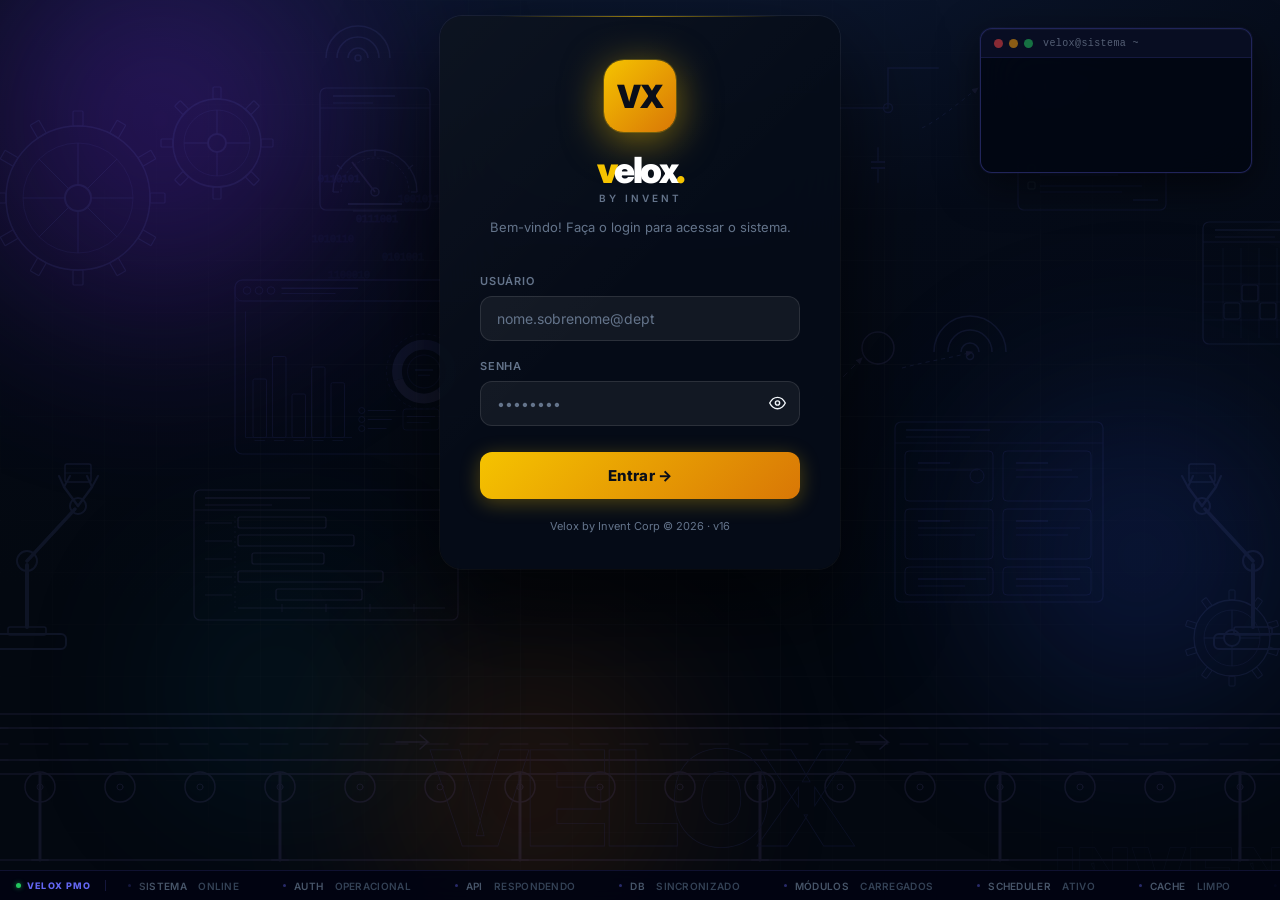
<file: gerencial.html>
<!DOCTYPE html>
<html lang="pt-BR" data-theme="dark">
<head>
<meta charset="UTF-8"><meta name="viewport" content="width=device-width,initial-scale=1,viewport-fit=cover">
<title>Gerencial — Velox by Invent v16</title>
<link rel="icon" href="data:image/svg+xml,<svg xmlns='http://www.w3.org/2000/svg' viewBox='0 0 32 32'><rect width='32' height='32' rx='8' fill='%23F5C300'/><text x='16' y='23' text-anchor='middle' font-size='18' font-weight='900' font-family='Inter,sans-serif' fill='%230a0e19'>VX</text></svg>">
<link rel="preconnect" href="https://fonts.googleapis.com">
<link href="https://fonts.googleapis.com/css2?family=Inter:wght@300;400;500;600;700;800&display=swap" rel="stylesheet">
<style>
*,*::before,*::after{box-sizing:border-box;margin:0;padding:0}
:root{
  --brand:#F5C300;--brand-dim:rgba(245,195,0,.15);
  --bg:#030610;--bg2:#100c2a;--surface:rgba(255,255,255,.065);
  --surface2:rgba(255,255,255,.1);--border:rgba(255,255,255,.12);
  --text:#f1f5f9;--muted:#64748b;--muted2:#94a3b8;
  --sidebar-w:240px;--sidebar-collapsed:60px;
  --radius:14px;--radius-sm:8px;
  --green:#22c55e;--blue:#3b82f6;--red:#ef4444;--amber:#f59e0b;
}
[data-theme="light"]{--bg:#f1f5f9;--bg2:#e2e8f0;--surface:rgba(255,255,255,.9);--surface2:rgba(255,255,255,.7);--border:rgba(0,0,0,.08);--text:#0f172a;--muted:#64748b;--muted2:#475569;}
html,body{height:100%;font-family:'Inter',sans-serif;background:radial-gradient(ellipse 120% 60% at 50% -5%,#1a1060 0%,#0a0520 35%,#030610 70%);color:var(--text);overflow:hidden}
[data-theme="light"] body{background:#f0f4f8!important}
button{cursor:pointer;border:none;background:none;font-family:inherit}
a{color:inherit;text-decoration:none}
::-webkit-scrollbar{width:6px;height:6px}::-webkit-scrollbar-track{background:transparent}::-webkit-scrollbar-thumb{background:var(--border);border-radius:3px}
.app{display:flex;height:100vh;overflow:hidden}

/* ── Sidebar ─────────────────────────────────────────────── */
#sidebar{width:var(--sidebar-w);min-width:var(--sidebar-w);background:var(--bg2);border-right:1px solid var(--border);display:flex;flex-direction:column;transition:all .3s cubic-bezier(.4,0,.2,1);position:relative;z-index:10;overflow:hidden}
#sidebar.collapsed{width:var(--sidebar-collapsed);min-width:var(--sidebar-collapsed)}
.sb-header{padding:20px 16px 16px;display:flex;align-items:center;gap:10px;border-bottom:1px solid var(--border)}
.sb-logo{width:32px;height:32px;min-width:32px;background:linear-gradient(135deg,var(--brand),#d97706);border-radius:8px;display:flex;align-items:center;justify-content:center;font-size:13px;font-weight:900;color:#0a0e19;letter-spacing:-0.5px;flex-shrink:0}
.sb-brand{overflow:hidden;opacity:1;transition:opacity .2s;line-height:1.2}
.sb-brand-name{font-size:15px;font-weight:900;letter-spacing:-1px;white-space:nowrap;color:var(--text)}
.sb-brand-name .vy{color:var(--brand)}.sb-brand-name .dot{color:var(--brand)}
.sb-brand-by{font-size:9px;font-weight:600;letter-spacing:2px;text-transform:uppercase;color:var(--muted);white-space:nowrap}
#sidebar.collapsed .sb-brand{opacity:0;width:0;overflow:hidden}
#sidebar-toggle{margin-left:auto;color:var(--muted);font-size:18px;padding:4px;border-radius:6px;flex-shrink:0;transition:color .2s}
#sidebar-toggle:hover{color:var(--text)}
.sb-nav{flex:1;padding:12px 8px;overflow-y:auto;display:flex;flex-direction:column;gap:2px}
.nav-item{display:flex;align-items:center;gap:12px;padding:10px;border-radius:var(--radius-sm);color:var(--muted2);font-size:13px;font-weight:500;transition:all .2s;white-space:nowrap;overflow:hidden}
.nav-item:hover{background:var(--surface2);color:var(--text)}.nav-item.active{background:var(--brand-dim);color:var(--brand)}
.nav-icon{font-size:18px;flex-shrink:0;width:20px;text-align:center}.nav-label{transition:opacity .2s}
#sidebar.collapsed .nav-label{opacity:0;width:0;overflow:hidden}
.sb-footer{padding:12px 8px;border-top:1px solid var(--border)}
#sidebar-user{display:flex;align-items:center;gap:10px;padding:8px 10px;border-radius:var(--radius-sm)}
.su-avatar{width:32px;height:32px;border-radius:8px;display:flex;align-items:center;justify-content:center;font-size:11px;font-weight:700;color:#fff;flex-shrink:0}
.su-info{overflow:hidden;flex:1}.su-nome{font-size:12px;font-weight:600;white-space:nowrap;overflow:hidden;text-overflow:ellipsis}.su-papel{font-size:10px;color:var(--muted);text-transform:capitalize}
.su-logout{padding:4px 6px;color:var(--muted);font-size:14px;border-radius:4px;transition:color .2s}.su-logout:hover{color:var(--red)}
#sidebar.collapsed .su-info,.su-info.hidden{opacity:0;width:0;overflow:hidden}

/* ── Main ────────────────────────────────────────────────── */
#main{flex:1;overflow-y:auto;display:flex;flex-direction:column;min-width:0}
.topbar{padding:16px 28px;display:flex;align-items:center;gap:12px;border-bottom:1px solid var(--border);background:var(--bg2);position:sticky;top:0;z-index:5}
.topbar-title{font-size:18px;font-weight:700;flex:1}
.topbar-subtitle{font-size:12px;color:var(--muted);font-weight:400;margin-left:8px}
.topbar-actions{display:flex;align-items:center;gap:8px}
.btn-icon{width:36px;height:36px;border-radius:var(--radius-sm);display:flex;align-items:center;justify-content:center;background:var(--surface);border:1px solid var(--border);color:var(--muted2);font-size:15px;transition:all .2s}
.btn-icon:hover{background:var(--surface2);color:var(--text)}
.tab-bar{display:flex;gap:0;padding:0 28px;border-bottom:1px solid var(--border);background:var(--bg2);overflow-x:auto}
.tab-btn{padding:13px 20px;font-size:13px;font-weight:500;color:var(--muted2);cursor:pointer;border-bottom:2px solid transparent;transition:all .2s;white-space:nowrap;flex-shrink:0}
.tab-btn:hover{color:var(--text)}.tab-btn.active{color:var(--brand);border-bottom-color:var(--brand);font-weight:700}
.content{padding:24px 28px}

/* ── Cards ───────────────────────────────────────────────── */
.card{background:var(--surface);border:1px solid var(--border);border-radius:var(--radius);padding:20px;position:relative;overflow:hidden}
.card::before{content:'';position:absolute;inset:0;border-radius:var(--radius);background:linear-gradient(135deg,rgba(255,255,255,.015) 0%,transparent 60%);pointer-events:none}
.card-title{font-size:13px;font-weight:700;margin-bottom:16px;display:flex;align-items:center;gap:8px;justify-content:space-between;color:var(--text)}
.card-title-badge{font-size:10px;font-weight:600;padding:2px 8px;border-radius:10px;background:var(--brand-dim);color:var(--brand);letter-spacing:.5px;text-transform:uppercase}

/* ── KPI Strip ───────────────────────────────────────────── */
.kpi-strip{display:grid;grid-template-columns:repeat(5,1fr);gap:12px;margin-bottom:20px}
.kpi-card{background:var(--surface);border:1px solid var(--border);border-radius:var(--radius-sm);padding:16px 18px;position:relative;overflow:hidden;transition:border-color .2s}
.kpi-card::after{content:'';position:absolute;left:0;top:0;bottom:0;width:3px;border-radius:3px 0 0 3px}
.kpi-card.blue::after{background:var(--blue)}
.kpi-card.green::after{background:var(--green)}
.kpi-card.red::after{background:var(--red)}
.kpi-card.amber::after{background:var(--amber)}
.kpi-card.brand::after{background:var(--brand)}
.kpi-v{font-size:30px;font-weight:800;letter-spacing:-1.5px;line-height:1;margin-bottom:4px}
.kpi-l{font-size:10px;color:var(--muted);text-transform:uppercase;letter-spacing:.8px;font-weight:600}
.kpi-sub{font-size:11px;color:var(--muted2);margin-top:2px}

/* ── Farol Table ─────────────────────────────────────────── */
.farol-table{width:100%;border-collapse:collapse}
.farol-table th{font-size:10px;font-weight:700;text-transform:uppercase;letter-spacing:.7px;color:var(--muted);padding:10px 14px;text-align:left;border-bottom:1px solid var(--border);white-space:nowrap}
.farol-table td{padding:12px 14px;font-size:12px;border-bottom:1px solid rgba(255,255,255,.04);vertical-align:middle;transition:background .15s}
.farol-table tr{cursor:pointer;transition:background .15s;position:relative}
/* Left-border accent via first td */
.farol-table td:first-child{border-left:3px solid transparent}
.farol-table tr.critico-row td{background:rgba(239,68,68,.07)}
.farol-table tr.critico-row td:first-child{border-left-color:#ef4444}
.farol-table tr.critico-row:hover td{background:rgba(239,68,68,.13)!important}
.farol-table tr.bloqueado-row td{background:rgba(249,115,22,.07)}
.farol-table tr.bloqueado-row td:first-child{border-left-color:#f97316}
.farol-table tr.bloqueado-row:hover td{background:rgba(249,115,22,.13)!important}
.farol-table tr.atrasado-row td{background:rgba(245,158,11,.05)}
.farol-table tr.atrasado-row td:first-child{border-left-color:#f59e0b}
.farol-table tr.atrasado-row:hover td{background:rgba(245,158,11,.10)!important}
.farol-table tr:hover td{background:var(--surface2)}
@keyframes pulse-red{0%,100%{opacity:1}50%{opacity:.55}}
.critico-row .semaforo{animation:pulse-red 2s infinite}

.semaforo{width:32px;height:32px;border-radius:10px;display:inline-flex;align-items:center;justify-content:center;font-size:16px;flex-shrink:0}
.s-verde  {background:rgba(34,197,94,.12) ;border:1px solid rgba(34,197,94,.3)}
.s-amarelo{background:rgba(245,158,11,.12);border:1px solid rgba(245,158,11,.3)}
.s-laranja{background:rgba(249,115,22,.12);border:1px solid rgba(249,115,22,.3)}
.s-vermelho{background:rgba(239,68,68,.12);border:1px solid rgba(239,68,68,.3)}
.s-cinza  {background:rgba(100,116,139,.12);border:1px solid rgba(100,116,139,.3)}

.status-pill{display:inline-flex;align-items:center;gap:5px;padding:4px 10px;border-radius:20px;font-size:11px;font-weight:600;white-space:nowrap}
.prog-bar-wrap{display:flex;align-items:center;gap:8px}
.prog-bar-bg{flex:1;min-width:60px;height:5px;background:var(--border);border-radius:3px;overflow:hidden}
.prog-bar-fill{height:100%;border-radius:3px;transition:width .6s ease}
.prog-pct{font-size:11px;color:var(--muted2);min-width:32px;text-align:right}

.risk-dot{display:inline-flex;align-items:center;gap:5px;font-size:12px;font-weight:600}
.dias-parado{font-size:12px;font-weight:600}
.dp-ok{color:var(--muted2)}.dp-warn{color:var(--amber)}.dp-crit{color:var(--red)}

/* ── Arena PMO ───────────────────────────────────────────── */
.arena-row{margin-bottom:20px;padding-bottom:20px;border-bottom:1px solid var(--border)}
.arena-row:last-child{margin-bottom:0;padding-bottom:0;border-bottom:none}
.arena-header{display:flex;align-items:center;justify-content:space-between;margin-bottom:10px}
.arena-name{font-size:14px;font-weight:700}
.arena-stats{display:flex;gap:8px;align-items:center;flex-wrap:wrap}
.arena-badge-item{font-size:11px;padding:3px 10px;border-radius:10px;font-weight:600}
.arena-track{height:34px;background:var(--border);border-radius:8px;overflow:hidden;display:flex}
.arena-seg{height:100%;transition:width .9s cubic-bezier(.4,0,.2,1);display:flex;align-items:center;justify-content:center;font-size:10px;font-weight:700;color:rgba(255,255,255,.9)}
.arena-legend{display:flex;gap:14px;margin-top:10px;flex-wrap:wrap}
.arena-legend-item{display:flex;align-items:center;gap:5px;font-size:11px;color:var(--muted)}
.arena-legend-dot{width:10px;height:10px;border-radius:3px}
.pmo-score{font-size:11px;color:var(--muted);margin-top:3px}

/* ── Heatmap ─────────────────────────────────────────────── */
.heatmap-grid{display:grid;gap:4px}
.heatmap-row{display:grid;gap:3px;align-items:center}
.heatmap-label{font-size:10px;color:var(--muted);width:60px;text-align:right;padding-right:8px}
.heatmap-cell{height:28px;border-radius:4px;display:flex;align-items:center;justify-content:center;font-size:9px;font-weight:700;transition:all .2s;cursor:default;position:relative}
.heatmap-cell:hover::after{content:attr(data-tip);position:absolute;bottom:calc(100%+5px);left:50%;transform:translateX(-50%);background:var(--bg2);border:1px solid var(--border);color:var(--text);padding:4px 10px;border-radius:6px;font-size:11px;white-space:nowrap;z-index:10;pointer-events:none;box-shadow:0 4px 12px rgba(0,0,0,.4)}
.months-header{display:grid;gap:3px;margin-bottom:4px}
.month-lbl{font-size:9px;color:var(--muted);text-align:center;text-transform:uppercase;letter-spacing:.5px}
.heatmap-legend{display:flex;align-items:center;gap:8px;margin-top:14px}
.hm-swatch{width:20px;height:12px;border-radius:3px}

/* ── Table ───────────────────────────────────────────────── */
.gtable{width:100%;border-collapse:collapse}
.gtable th{font-size:10px;font-weight:700;text-transform:uppercase;letter-spacing:.7px;color:var(--muted);padding:10px 14px;text-align:left;border-bottom:1px solid var(--border);white-space:nowrap}
.gtable td{padding:11px 14px;font-size:12px;border-bottom:1px solid rgba(255,255,255,.04)}
.gtable tr{cursor:pointer;transition:background .15s}.gtable tr:hover td{background:var(--surface2)}

/* ── Viewer / Command Palette ────────────────────────────── */
.viewer-mode .edit-only{display:none!important}
#cmd-overlay{position:fixed;inset:0;background:rgba(0,0,0,.7);backdrop-filter:blur(6px);z-index:9000;display:none;align-items:flex-start;justify-content:center;padding-top:15vh}
#cmd-overlay.open{display:flex}
#cmd-palette{background:var(--bg2);border:1px solid var(--border);border-radius:14px;width:520px;max-width:90vw;overflow:hidden;box-shadow:0 24px 80px rgba(0,0,0,.5)}
#cmd-header{display:flex;align-items:center;gap:12px;padding:14px 18px;border-bottom:1px solid var(--border)}
#cmd-icon{font-size:18px;color:var(--muted)}
#cmd-input{flex:1;background:none;border:none;outline:none;font-size:15px;color:var(--text);font-family:'Inter',sans-serif}
#cmd-list{max-height:360px;overflow-y:auto;padding:8px}
.cmd-item{display:flex;align-items:center;gap:12px;padding:10px 14px;border-radius:var(--radius-sm);cursor:pointer;font-size:13px;color:var(--muted2);transition:all .15s}
.cmd-item:hover,.cmd-item.active{background:var(--brand-dim);color:var(--brand)}
.cmd-empty{padding:20px;text-align:center;color:var(--muted);font-size:13px}

@keyframes pulse{0%,100%{opacity:1}50%{opacity:.4}}
@media(max-width:768px){
  .kpi-strip{grid-template-columns:repeat(3,1fr)}
  .topbar-subtitle{display:none}
}
.btn-print{display:flex;align-items:center;gap:7px;padding:8px 16px;background:rgba(139,92,246,.12);border:1px solid rgba(139,92,246,.3);border-radius:var(--radius-sm);font-size:12px;font-weight:700;color:#a78bfa;transition:all .2s}
.btn-print:hover{background:rgba(139,92,246,.22);border-color:#a78bfa}
/* ── Print / PDF ──────────────────────────────────────── */
.print-header-bar{display:none}
@media print{
  *{-webkit-print-color-adjust:exact!important;print-color-adjust:exact!important}
  html,body{overflow:visible!important;height:auto!important;min-height:0!important;font-size:11px!important}
  #sidebar,.topbar,#cmd-overlay,.no-print{display:none!important}
  .app{display:block!important;height:auto!important;overflow:visible!important}
  #main{margin-left:0!important;padding:0!important;height:auto!important;overflow:visible!important}
  .print-header-bar{
    display:flex!important;justify-content:space-between;align-items:center;
    padding:8px 0 10px;border-bottom:2px solid var(--border);margin-bottom:12px;
    font-size:10px;color:var(--muted);
  }
  .print-header-bar strong{font-size:14px;color:var(--text);font-weight:800}
  .kpi-strip{display:grid!important;grid-template-columns:repeat(6,1fr)!important;gap:6px!important}
  .kpi-card{break-inside:avoid!important}
  .farol-table td,.farol-table th{border:1px solid var(--border)!important}
  .arena-seg{-webkit-print-color-adjust:exact!important}
  .card,.panel{break-inside:avoid!important}
  a{text-decoration:none!important}
  @page{margin:15mm 14mm;size:A4 landscape}
}
</style>
<link rel="stylesheet" href="responsive.css">
</head>
<body>

<!-- Popup rápido de projeto -->
<div id="proj-popup" onclick="if(event.target===this)closeProjPopup()" style="position:fixed;inset:0;background:rgba(0,0,0,.72);backdrop-filter:blur(8px);z-index:8000;display:none;align-items:center;justify-content:center">
  <div style="background:var(--bg2);border:1px solid var(--border);border-radius:16px;width:520px;max-width:94vw;max-height:88vh;display:flex;flex-direction:column;box-shadow:0 32px 80px rgba(0,0,0,.8);overflow:hidden">
    <div id="pp-header" style="padding:18px 20px 16px;border-bottom:1px solid var(--border);display:flex;align-items:flex-start;justify-content:space-between;gap:12px">
      <div style="flex:1;min-width:0">
        <div id="pp-nome" style="font-size:16px;font-weight:900;letter-spacing:-.5px;color:var(--text);margin-bottom:5px"></div>
        <div style="display:flex;align-items:center;gap:8px;flex-wrap:wrap">
          <span id="pp-status"></span>
          <span id="pp-risco"></span>
          <span id="pp-local" style="font-size:11px;color:var(--muted)"></span>
        </div>
      </div>
      <button onclick="closeProjPopup()" style="font-size:18px;color:var(--muted);cursor:pointer;background:none;border:none;padding:4px 8px;border-radius:6px;flex-shrink:0;line-height:1;transition:color .2s" onmouseenter="this.style.color='var(--text)'" onmouseleave="this.style.color='var(--muted)'" title="Fechar (ESC)">✕</button>
    </div>
    <div id="pp-body" style="padding:18px 20px;overflow-y:auto;display:flex;flex-direction:column;gap:14px"></div>
    <div style="padding:10px 20px;border-top:1px solid var(--border);display:flex;align-items:center;justify-content:space-between">
      <span style="font-size:11px;color:var(--muted)">Visão executiva — dados em tempo real</span>
      <button onclick="closeProjPopup()" style="font-size:12px;font-weight:600;color:var(--muted2);background:var(--surface);border:1px solid var(--border);padding:5px 14px;border-radius:8px;cursor:pointer;transition:all .2s" onmouseenter="this.style.color='var(--text)'" onmouseleave="this.style.color='var(--muted2)'">Fechar</button>
    </div>
  </div>
</div>

<div class="app">

<!-- Sidebar -->
<nav id="sidebar">
  <div class="sb-header">
    <div class="sb-logo">VX</div>
    <div class="sb-brand">
      <div class="sb-brand-name"><span class="vy">v</span>elox<span class="dot">.</span></div>
      <div class="sb-brand-by">by invent</div>
    </div>
    <button id="sidebar-toggle" title="Recolher">☰</button>
  </div>
  <div class="sb-nav">
    <a class="nav-item" href="index.html">           <span class="nav-icon">📊</span><span class="nav-label">Dashboard</span></a>
    <a class="nav-item active" href="gerencial.html"> <span class="nav-icon">⊞</span><span class="nav-label">Gerencial</span></a>
    <a class="nav-item" href="projetos.html">         <span class="nav-icon">📋</span><span class="nav-label">Projetos</span></a>
    <a class="nav-item" href="squads.html">           <span class="nav-icon">🏢</span><span class="nav-label">Áreas</span></a>
    <a class="nav-item" href="alertas.html">          <span class="nav-icon">🔔</span><span class="nav-label" id="nav-alertas-label">Alertas</span></a>
    <a class="nav-item edit-only" href="admin.html">  <span class="nav-icon">⚙</span><span class="nav-label">Admin</span></a>
    <a class="nav-item" href="releases.html">          <span class="nav-icon">🚀</span><span class="nav-label">Releases</span></a>
  </div>
  <div class="sb-footer"><div id="sidebar-user"></div></div>
</nav>

<!-- Main -->
<div id="main">
  <div class="topbar">
    <div style="flex:1;display:flex;align-items:baseline;gap:10px">
      <div class="topbar-title">Visão Gerencial</div>
      <div class="topbar-subtitle" id="topbar-date"></div>
    </div>
    <div class="topbar-actions">
      <button class="btn-print no-print" onclick="openPM()">📄 PDF / Imprimir</button>
      <button class="btn-icon no-print" title="Ctrl+K" onclick="document.getElementById('cmd-overlay').classList.add('open')">⌘</button>
      <button class="btn-icon no-print" onclick="toggleTheme()" title="Tema">◑</button>
    </div>
  </div>
  <!-- Cabeçalho visível apenas no print -->
  <div class="print-header-bar">
    <div><strong>Velox PMO · Visão Gerencial</strong><span style="margin-left:12px;font-size:11px;color:#555" id="print-ger-date"></span></div>
    <div style="font-size:9px;color:#888">velox. by invent · gerado em <span id="print-ger-ts"></span></div>
  </div>

  <div class="content" id="ger-content"></div>
</div>
</div>

<!-- Command Palette -->
<div id="cmd-overlay" onclick="if(event.target===this)this.classList.remove('open')">
  <div id="cmd-palette">
    <div id="cmd-header">
      <span id="cmd-icon">⌘</span>
      <input id="cmd-input" placeholder="Navegar para… (ex: projetos, alertas)" autocomplete="off">
    </div>
    <div id="cmd-list"></div>
  </div>
</div>

<script src="utils.js"></script>
<script>
initTheme();
checkAuth('gerencial');
loadData();
initSidebar();
initPrintModal();
initCommandPalette();

// Topbar date
(function(){
  const d = HOJE;
  const opts = {weekday:'long',day:'2-digit',month:'long',year:'numeric'};
  document.getElementById('topbar-date').textContent =
    d.toLocaleDateString('pt-BR', opts).replace(/^\w/, c => c.toUpperCase());
})();

// ── Render único — página gerencial sem abas ───────────────
function renderGerencial(){
  const el = document.getElementById('ger-content');
  const ativos     = PROJETOS.filter(p=>{ const s=calcStatus(p); return s!=='Concluído'&&s!=='Não Iniciado'&&s!=='Standby'; });
  const concluidos = PROJETOS.filter(p=>calcStatus(p)==='Concluído');
  const atrasados  = PROJETOS.filter(p=>calcStatus(p)==='Atrasado');
  const criticos   = PROJETOS.filter(p=>isCritico(p));
  const bloqueados = PROJETOS.filter(p=>calcStatus(p)==='Bloqueado');
  const health     = calcPortfolioHealth();
  const hColor     = health>=70?'#22c55e':health>=45?'#f5c300':'#ef4444';

  // ─ 1. KPI Strip ──────────────────────────────────────────
  const kpiHtml=`
  <div class="kpi-strip" style="margin-bottom:16px">
    <div class="kpi-card blue">
      <div class="kpi-v" style="color:var(--blue)">${ativos.length}</div>
      <div class="kpi-l">Ativos</div>
      <div class="kpi-sub">${PROJETOS.length} total no portfólio</div>
    </div>
    <div class="kpi-card green">
      <div class="kpi-v" style="color:var(--green)">${concluidos.length}</div>
      <div class="kpi-l">Concluídos</div>
      <div class="kpi-sub">${PROJETOS.length>0?Math.round(concluidos.length/PROJETOS.length*100):0}% do portfólio</div>
    </div>
    <div class="kpi-card red">
      <div class="kpi-v" style="color:var(--red)">${atrasados.length}</div>
      <div class="kpi-l">Atrasados</div>
      <div class="kpi-sub">${ativos.length>0?Math.round(atrasados.length/Math.max(ativos.length,1)*100):0}% dos ativos</div>
    </div>
    <div class="kpi-card amber">
      <div class="kpi-v" style="color:var(--amber)">${criticos.length}</div>
      <div class="kpi-l">Críticos</div>
      <div class="kpi-sub">${bloqueados.length} com bloqueio ativo</div>
    </div>
    <div class="kpi-card brand">
      <div class="kpi-v" style="color:${hColor}">${health}</div>
      <div class="kpi-l">Health Score</div>
      <div class="kpi-sub" style="color:${hColor}">${health>=70?'Portfólio saudável':health>=45?'Atenção necessária':'Em risco'}</div>
    </div>
  </div>`;

  // ─ 2. Composição + Insights lado a lado ──────────────────
  const total=PROJETOS.length||1;
  const nAtiv=ativos.filter(p=>calcStatus(p)==='Em andamento').length;
  const nAtras=atrasados.length, nBloq=bloqueados.length, nConc=concluidos.length;
  const nOut=Math.max(0,total-nAtiv-nAtras-nBloq-nConc);
  const pct=n=>(n/total*100).toFixed(1);
  const compHtml=`
  <div class="card" style="margin-bottom:16px">
    <div style="display:flex;align-items:center;justify-content:space-between;margin-bottom:12px">
      <span style="font-size:12px;font-weight:700;text-transform:uppercase;letter-spacing:.8px;color:var(--muted)">Composição do Portfólio</span>
      <span style="font-size:13px;font-weight:700;color:${hColor}">Health Score: ${health}/100</span>
    </div>
    <div style="display:flex;height:14px;border-radius:7px;overflow:hidden;gap:2px;margin-bottom:10px">
      ${nConc ?`<div style="flex:${nConc};background:#22c55e;border-radius:4px" title="${nConc} concluídos"></div>`:''}
      ${nAtiv ?`<div style="flex:${nAtiv};background:#3b82f6;border-radius:4px" title="${nAtiv} em andamento"></div>`:''}
      ${nOut  ?`<div style="flex:${nOut};background:#64748b;border-radius:4px" title="${nOut} outros"></div>`:''}
      ${nAtras?`<div style="flex:${nAtras};background:#f59e0b;border-radius:4px;animation:pulse-red 2s infinite" title="${nAtras} atrasados"></div>`:''}
      ${nBloq ?`<div style="flex:${nBloq};background:#f97316;border-radius:4px;animation:pulse-red 2s infinite" title="${nBloq} bloqueados"></div>`:''}
    </div>
    <div style="display:flex;gap:16px;flex-wrap:wrap">
      ${nConc ?`<span style="font-size:11px;color:var(--muted);display:flex;align-items:center;gap:4px"><span style="width:8px;height:8px;border-radius:2px;background:#22c55e;display:inline-block"></span>${nConc} Concluídos</span>`:''}
      ${nAtiv ?`<span style="font-size:11px;color:var(--muted);display:flex;align-items:center;gap:4px"><span style="width:8px;height:8px;border-radius:2px;background:#3b82f6;display:inline-block"></span>${nAtiv} Em andamento</span>`:''}
      ${nAtras?`<span style="font-size:11px;color:#f59e0b;font-weight:700;display:flex;align-items:center;gap:4px"><span style="width:8px;height:8px;border-radius:2px;background:#f59e0b;display:inline-block"></span>${nAtras} Atrasados</span>`:''}
      ${nBloq ?`<span style="font-size:11px;color:#f97316;font-weight:700;display:flex;align-items:center;gap:4px"><span style="width:8px;height:8px;border-radius:2px;background:#f97316;display:inline-block"></span>${nBloq} Bloqueados</span>`:''}
      ${criticos.length?`<span style="font-size:11px;color:#ef4444;font-weight:700;display:flex;align-items:center;gap:4px"><span style="width:8px;height:8px;border-radius:2px;background:#ef4444;display:inline-block"></span>${criticos.length} Críticos</span>`:''}
    </div>
  </div>`;

  // ─ 3. Auto-Insights ──────────────────────────────────────
  const wl=calcWorkload();
  const pmoData=Object.entries(wl).map(([nome,v])=>{
    const pA=v.projetos.filter(p=>calcStatus(p)==='Atrasado').length;
    const pB=v.projetos.filter(p=>calcStatus(p)==='Bloqueado').length;
    const score=v.total?Math.max(0,Math.round(100-(pA*25+pB*15+v.criticos*10)/v.total)):100;
    return {nome,total:v.total,atrasados:pA,bloqueados:pB,criticos:v.criticos,score};
  }).sort((a,b)=>a.score-b.score);
  const insights=[];
  if(health>=75) insights.push({type:'positivo',icon:'✅',titulo:'Portfólio Saudável',msg:`Health <strong>${health}</strong> — portfólio em boa saúde.`});
  else if(health>=50) insights.push({type:'atencao',icon:'⚠️',titulo:'Requer Atenção',msg:`Health <strong>${health}</strong> — pontos de atenção que precisam acompanhamento.`});
  else insights.push({type:'critico',icon:'🔥',titulo:'Portfólio em Risco',msg:`Health <strong>${health}</strong> — situação crítica, intervenção recomendada.`});
  if(atrasados.length) insights.push({type:'critico',icon:'⏰',titulo:`Projeto${atrasados.length!==1?'s':''} Atrasado${atrasados.length!==1?'s':''}`,count:atrasados.length,msg:atrasados.slice(0,4).map(p=>`<strong>${p.nome}</strong>`).join(', ')+(atrasados.length>4?` +${atrasados.length-4} outros`:'')});
  if(bloqueados.length) insights.push({type:'critico',icon:'🔒',titulo:`Bloqueio${bloqueados.length!==1?'s':''} Ativo${bloqueados.length!==1?'s':''}`,count:bloqueados.length,msg:bloqueados.map(p=>`<strong>${p.nome}</strong>`).join(', ')});
  const glDias=p=>{const fe=getFimEfetivo(p)||p.fim;return fe?Math.round((new Date(fe)-HOJE)/86400000):null;};
  const gl14 =ativos.filter(p=>{const d=glDias(p);return d!==null&&d>=0&&d<=14;});
  const gl30 =ativos.filter(p=>{const d=glDias(p);return d!==null&&d>14&&d<=30;});
  const gl90 =ativos.filter(p=>{const d=glDias(p);return d!==null&&d>30&&d<=90;});
  if(gl14.length)  insights.push({type:'critico', icon:'🚨',titulo:`Go Live${gl14.length!==1?'s':''} em até 14 dias`,count:gl14.length, msg:gl14.map(p=>`<strong>${p.nome}</strong>`).join(', ')});
  if(gl30.length)  insights.push({type:'atencao', icon:'🚀',titulo:`Go Live${gl30.length!==1?'s':''} em até 30 dias`,count:gl30.length, msg:gl30.map(p=>`<strong>${p.nome}</strong>`).join(', ')});
  if(gl90.length)  insights.push({type:'info',    icon:'📅',titulo:`Go Live${gl90.length!==1?'s':''} em até 90 dias`,count:gl90.length, msg:gl90.map(p=>`<strong>${p.nome}</strong>`).join(', ')});
  const worst=pmoData[0];
  if(worst&&worst.score<70) insights.push({type:'atencao',icon:'👤',titulo:`${worst.nome} — Atenção`,msg:`Score <strong>${worst.score}</strong> · ${worst.total} projetos · ${worst.atrasados} atrasados · ${worst.bloqueados} bloqueados`});
  const iColors={positivo:{border:'rgba(34,197,94,.3)',bg:'rgba(34,197,94,.07)'},atencao:{border:'rgba(245,195,0,.3)',bg:'rgba(245,195,0,.07)'},critico:{border:'rgba(239,68,68,.3)',bg:'rgba(239,68,68,.07)'},info:{border:'rgba(59,130,246,.3)',bg:'rgba(59,130,246,.07)'}};
  const insightsHtml=`
  <div class="card" style="margin-bottom:16px">
    <div class="card-title">🔍 Insights Automáticos
      <span style="font-size:11px;font-weight:400;color:var(--muted)">${insights.length} observações</span>
    </div>
    <div style="display:grid;grid-template-columns:repeat(auto-fill,minmax(280px,1fr));gap:10px">
      ${insights.map(ins=>{const c=iColors[ins.type];const countBadge=ins.count!==undefined?`<span style="display:inline-flex;align-items:center;justify-content:center;background:rgba(255,255,255,.12);border:1px solid rgba(255,255,255,.18);border-radius:10px;padding:1px 8px;font-size:11px;font-weight:800;letter-spacing:.3px;line-height:1.6;margin-left:6px;flex-shrink:0">${ins.count}</span>`:'';return`<div style="background:${c.bg};border:1px solid ${c.border};border-radius:var(--radius-sm);padding:12px 14px;display:flex;gap:10px;align-items:flex-start"><div style="font-size:18px;flex-shrink:0">${ins.icon}</div><div style="min-width:0"><div style="font-size:12px;font-weight:700;margin-bottom:3px;display:flex;align-items:center;flex-wrap:wrap;gap:4px">${ins.titulo}${countBadge}</div><div style="font-size:11px;color:var(--muted2);line-height:1.5">${ins.msg}</div></div></div>`;}).join('')}
    </div>
  </div>`;

  // ─ 4. Farol — helper de row ───────────────────────────────
  function farolRow(p){
    const st=calcStatus(p), sm=STATUS_MAP[st]||STATUS_MAP['Em andamento'];
    const r=calcRisco(p), rm=RISCO_MAP[r];
    const sema=semaforo(p);
    const prog=calcProgresso(p);
    const fe=getFimEfetivo(p)||p.fim;
    const dias=fe?Math.round((new Date(fe)-HOJE)/86400000):null;
    const dc=dias===null?'var(--muted)':dias<0?'#ef4444':dias<=30?'#f5c300':'var(--muted2)';
    const isBloq=st==='Bloqueado', isAtras=st==='Atrasado', isCrit=isCritico(p);
    const rowCls=isBloq?'bloqueado-row':isCrit?'critico-row':isAtras?'atrasado-row':'';
    const pmoLabel=p.pmo&&p.pmo.trim()&&p.pmo.trim()!=='PMO'?p.pmo.trim():'—';
    return `<tr class="${rowCls}" onclick="location.href='projetos.html?p=${encodeURIComponent(p.nome)}'" title="Abrir ${escHtml(p.nome)}">
      <td><div style="display:flex;align-items:center;gap:10px">
        <div class="semaforo ${sema.cls}">${sema.icon}</div>
        <div>
          <div style="font-weight:700;font-size:13px">${escHtml(p.nome)}</div>
          <div style="font-size:11px;color:var(--muted);margin-top:1px">${isBloq&&p.bloqueador?`<span style="color:#f97316">🔒 ${escHtml(p.bloqueador.split(';')[0].substring(0,50))}</span>`:escHtml(p.local||'—')}</div>
        </div>
      </div></td>
      <td><span class="status-pill" style="background:${sm.bg};color:${sm.color}">${sm.icon} ${sm.label}</span></td>
      <td style="font-size:12px;color:var(--muted2);font-weight:600">${escHtml(pmoLabel)}</td>
      <td><div class="prog-bar-wrap"><div class="prog-bar-bg"><div class="prog-bar-fill" style="width:${prog}%;background:${prog>=70?'var(--green)':prog>=35?'var(--blue)':'var(--amber)'}"></div></div><span class="prog-pct">${prog}%</span></div></td>
      <td style="color:${dc};font-weight:700;font-size:12px;white-space:nowrap">${dias===null?'—':diasLabel(dias)}</td>
      <td><span class="risk-dot" style="color:${rm.color}">${rm.dot} ${rm.label}</span></td>
    </tr>`;
  }

  const sortedAll=[...PROJETOS].sort((a,b)=>{
    const order={alto:0,medio:1,baixo:2};
    const ra=calcRisco(a),rb=calcRisco(b);
    if(order[ra]!==order[rb]) return order[ra]-order[rb];
    return (getFimEfetivo(a)||a.fim||'9999').localeCompare(getFimEfetivo(b)||b.fim||'9999');
  });

  // MODO A — Visual 3 colunas ──────────────────────────────
  function farolVisualCard(p){
    const st=calcStatus(p), sm=STATUS_MAP[st]||STATUS_MAP['Em andamento'];
    const prog=calcProgresso(p);
    const fe=getFimEfetivo(p)||p.fim;
    const dias=fe?Math.round((new Date(fe)-HOJE)/86400000):null;
    const dc=dias===null?'var(--muted)':dias<0?'#ef4444':dias<=30?'#f5c300':'var(--muted2)';
    const isBloq=st==='Bloqueado';
    const _safeNome = p.nome.replace(/\\/g,'\\\\').replace(/'/g,"\\'");
    return `<div onclick="openProjPopup('${_safeNome}')" style="background:var(--surface);border:1px solid var(--border);border-radius:10px;padding:12px 14px;cursor:pointer;transition:all .2s" onmouseenter="this.style.borderColor='rgba(255,255,255,.2)';this.style.transform='translateY(-2px)'" onmouseleave="this.style.borderColor='var(--border)';this.style.transform=''">
      <div style="display:flex;align-items:center;justify-content:space-between;margin-bottom:8px">
        <div style="font-size:12px;font-weight:800;color:var(--text)">${escHtml(p.nome)}</div>
        <span class="status-pill" style="background:${sm.bg};color:${sm.color};font-size:10px;padding:2px 7px">${sm.icon}</span>
      </div>
      ${isBloq&&p.bloqueador?`<div style="font-size:10px;color:#f97316;margin-bottom:6px;overflow:hidden;text-overflow:ellipsis;white-space:nowrap">🔒 ${escHtml(p.bloqueador.split(';')[0].substring(0,40))}</div>`:''}
      <div style="background:rgba(255,255,255,.06);border-radius:4px;height:5px;overflow:hidden;margin-bottom:6px">
        <div style="height:100%;width:${prog}%;background:${prog>=70?'#22c55e':prog>=35?'#3b82f6':'#f59e0b'};border-radius:4px"></div>
      </div>
      <div style="display:flex;justify-content:space-between;align-items:center">
        <span style="font-size:10px;color:var(--muted)">${p.pmo&&p.pmo!=='PMO'?p.pmo:'—'}</span>
        <span style="font-size:11px;font-weight:700;color:${dc}">${dias===null?'—':diasLabel(dias)}</span>
      </div>
    </div>`;
  }
  const vermelho=sortedAll.filter(p=>{const s=calcStatus(p);return s==='Bloqueado'||s==='Atrasado'||isCritico(p);});
  const amarelo =sortedAll.filter(p=>{const s=calcStatus(p);const r=calcRisco(p);return !vermelho.includes(p)&&(s==='Aguardando'||r==='medio'||calcDiasParadoAuto(p)>=7)&&s!=='Concluído'&&s!=='Não Iniciado'&&s!=='Standby';});
  const verde   =sortedAll.filter(p=>{const s=calcStatus(p);return !vermelho.includes(p)&&!amarelo.includes(p)&&(s==='Em andamento'||s==='Concluído'||s==='Não Iniciado'||s==='Standby');});
  const modoVisual=`
  <div style="display:grid;grid-template-columns:1fr 1fr 1fr;gap:12px">
    <div>
      <div style="display:flex;align-items:center;gap:7px;margin-bottom:10px;padding-bottom:8px;border-bottom:2px solid #ef4444">
        <span style="font-size:16px">🔴</span>
        <span style="font-size:12px;font-weight:800;color:#ef4444;text-transform:uppercase;letter-spacing:.8px">Crítico / Bloqueado</span>
        <span style="margin-left:auto;font-size:11px;font-weight:700;color:#ef4444;background:rgba(239,68,68,.12);padding:2px 8px;border-radius:10px">${vermelho.length}</span>
      </div>
      <div style="display:flex;flex-direction:column;gap:8px">${vermelho.map(farolVisualCard).join('')||'<div style="text-align:center;padding:20px;color:var(--muted);font-size:12px">✓ Nenhum projeto crítico</div>'}</div>
    </div>
    <div>
      <div style="display:flex;align-items:center;gap:7px;margin-bottom:10px;padding-bottom:8px;border-bottom:2px solid #f59e0b">
        <span style="font-size:16px">🟡</span>
        <span style="font-size:12px;font-weight:800;color:#f59e0b;text-transform:uppercase;letter-spacing:.8px">Atenção</span>
        <span style="margin-left:auto;font-size:11px;font-weight:700;color:#f59e0b;background:rgba(245,158,11,.12);padding:2px 8px;border-radius:10px">${amarelo.length}</span>
      </div>
      <div style="display:flex;flex-direction:column;gap:8px">${amarelo.map(farolVisualCard).join('')||'<div style="text-align:center;padding:20px;color:var(--muted);font-size:12px">✓ Nenhum projeto em atenção</div>'}</div>
    </div>
    <div>
      <div style="display:flex;align-items:center;gap:7px;margin-bottom:10px;padding-bottom:8px;border-bottom:2px solid #22c55e">
        <span style="font-size:16px">🟢</span>
        <span style="font-size:12px;font-weight:800;color:#22c55e;text-transform:uppercase;letter-spacing:.8px">No Prazo / Ok</span>
        <span style="margin-left:auto;font-size:11px;font-weight:700;color:#22c55e;background:rgba(34,197,94,.12);padding:2px 8px;border-radius:10px">${verde.length}</span>
      </div>
      <div style="display:flex;flex-direction:column;gap:8px">${verde.map(farolVisualCard).join('')||'<div style="text-align:center;padding:20px;color:var(--muted);font-size:12px">—</div>'}</div>
    </div>
  </div>`;

  // MODO B — Tabela só em risco ────────────────────────────
  const emRisco=sortedAll.filter(p=>{const s=calcStatus(p);return s==='Bloqueado'||s==='Atrasado'||isCritico(p)||calcDiasParadoAuto(p)>=15;});
  const modoRisco=emRisco.length?`
  <div style="overflow-x:auto">
    <table class="farol-table">
      <thead><tr><th style="min-width:220px">Projeto</th><th>Status</th><th>PMO</th><th style="min-width:140px">Progresso</th><th>Go Live</th><th>Risco</th></tr></thead>
      <tbody>${emRisco.map(farolRow).join('')}</tbody>
    </table>
  </div>
  <div style="padding:8px 4px 0;border-top:1px solid var(--border);margin-top:8px;font-size:11px;color:var(--muted)">
    ${PROJETOS.length-emRisco.length} projetos saudáveis / concluídos ocultados
  </div>`
  :`<div style="text-align:center;padding:40px;color:#22c55e"><div style="font-size:36px;margin-bottom:8px">✅</div><div style="font-size:14px;font-weight:700">Nenhum projeto em risco</div><div style="font-size:11px;margin-top:4px;color:var(--muted)">Portfólio saudável</div></div>`;

  // MODO C — Tabela completa ───────────────────────────────
  const modoCompleto=`
  <div style="overflow-x:auto">
    <table class="farol-table">
      <thead><tr><th style="min-width:220px">Projeto</th><th>Status</th><th>PMO</th><th style="min-width:140px">Progresso</th><th>Go Live</th><th>Risco</th></tr></thead>
      <tbody>${sortedAll.map(farolRow).join('')}</tbody>
    </table>
  </div>
  <div style="display:flex;flex-wrap:wrap;gap:8px;padding:10px 4px 2px;border-top:1px solid var(--border);margin-top:4px">
    <span style="font-size:10px;color:var(--muted);font-weight:700;text-transform:uppercase;letter-spacing:.5px;align-self:center;margin-right:4px">Legenda:</span>
    ${[['s-vermelho','🔴','Atrasado/Crítico'],['s-laranja','🔒','Bloqueado'],['s-amarelo','🟡','Risco Médio'],['s-verde','🟢','No prazo'],['s-cinza','✓','Concluído']].map(([cls,ic,lbl])=>`<span style="display:inline-flex;align-items:center;gap:5px;font-size:11px;color:var(--muted2)"><span class="semaforo ${cls}" style="width:22px;height:22px;font-size:12px;border-radius:6px">${ic}</span>${lbl}</span>`).join('')}
  </div>`;

  const farolHtml=`
  <div class="card" style="margin-bottom:16px">
    <div class="card-title">
      <span style="display:flex;align-items:center;gap:8px">🚦 Farol de Projetos
        <span style="font-size:11px;color:var(--muted);font-weight:400">${sortedAll.length} projetos</span>
      </span>
      <span class="card-title-badge">executivo</span>
    </div>
    ${modoVisual}
  </div>`;

  // ─ 5. Go Lives + Arena PMO lado a lado ───────────────────
  const upcoming=ativos.filter(p=>getFimEfetivo(p)||p.fim)
    .sort((a,b)=>new Date(getFimEfetivo(a)||a.fim)-new Date(getFimEfetivo(b)||b.fim))
    .slice(0,10);
  const upRows=upcoming.map(p=>{
    const fe=getFimEfetivo(p)||p.fim;
    const dias=Math.round((new Date(fe)-HOJE)/86400000);
    const dc=dias<0?'#ef4444':dias<=30?'#f5c300':'var(--muted2)';
    const st=calcStatus(p), sm=STATUS_MAP[st]||STATUS_MAP['Em andamento'];
    const r=calcRisco(p), rm=RISCO_MAP[r];
    const _sn = p.nome.replace(/\\/g,'\\\\').replace(/'/g,"\\'");
    return `<tr onclick="openProjPopup('${_sn}')" style="cursor:pointer">
      <td style="font-weight:700">${escHtml(p.nome)}</td>
      <td><span class="status-pill" style="background:${sm.bg};color:${sm.color};font-size:10px">${sm.icon} ${sm.label}</span></td>
      <td style="color:${dc};font-weight:700">${diasLabel(dias)}</td>
      <td><span style="color:${rm.color};font-weight:600">${rm.dot} ${rm.label}</span></td>
    </tr>`;
  }).join('');
  const pmos=Object.entries(wl).sort((a,b)=>{
    if(a[0]==='Sem PMO') return 1; if(b[0]==='Sem PMO') return -1;
    return b[1].total-a[1].total;
  });
  // Expõe dados para tooltip
  window._gerWl = wl;
  const arenaRows=pmos.map(([nome,v])=>{
    const anda=v.projetos.filter(p=>calcStatus(p)==='Em andamento').length;
    const atras=v.projetos.filter(p=>calcStatus(p)==='Atrasado').length;
    const bloq=v.projetos.filter(p=>calcStatus(p)==='Bloqueado').length;
    const outros=Math.max(0,v.total-anda-atras-bloq);
    const score=v.total?Math.max(0,Math.round(100-(atras*25+bloq*15+v.criticos*10)/v.total)):100;
    const sc=score>=80?'#22c55e':score>=60?'#f5c300':'#ef4444';
    const sn=nome.replace(/\\/g,'\\\\').replace(/'/g,"\\'");
    return `<div onmouseenter="__gerPmoHover(event,'${sn}')" onmouseleave="__gerPmoLeave()"
      style="margin-bottom:14px;padding-bottom:14px;border-bottom:1px solid rgba(255,255,255,.05);cursor:default;transition:background .15s;border-radius:8px;padding:8px 6px 14px">
      <div style="display:flex;align-items:center;justify-content:space-between;margin-bottom:6px">
        <div>
          <div style="font-size:13px;font-weight:700">${escHtml(nome)}</div>
          <div style="font-size:11px;color:var(--muted)">${v.total} projeto${v.total!==1?'s':''} · score <span style="color:${sc};font-weight:700">${score}</span></div>
        </div>
        <div style="display:flex;gap:6px;flex-wrap:wrap;justify-content:flex-end">
          ${v.criticos?`<span style="font-size:10px;padding:2px 7px;border-radius:8px;background:rgba(239,68,68,.1);color:#ef4444;font-weight:700">⚠ ${v.criticos} crít.</span>`:''}
          ${bloq?`<span style="font-size:10px;padding:2px 7px;border-radius:8px;background:rgba(249,115,22,.1);color:#f97316;font-weight:700">🔒 ${bloq} bloq.</span>`:''}
          ${atras?`<span style="font-size:10px;padding:2px 7px;border-radius:8px;background:rgba(239,68,68,.07);color:#f59e0b;font-weight:700">⏰ ${atras} atras.</span>`:''}
        </div>
      </div>
      <div style="height:28px;background:var(--border);border-radius:6px;overflow:hidden;display:flex">
        ${anda ?`<div style="width:${v.total?(anda/v.total*100).toFixed(1):0}%;background:#3b82f6;display:flex;align-items:center;justify-content:center;font-size:10px;font-weight:700;color:rgba(255,255,255,.9);transition:filter .15s">${anda}</div>`:''}
        ${bloq ?`<div style="width:${v.total?(bloq/v.total*100).toFixed(1):0}%;background:#f97316;display:flex;align-items:center;justify-content:center;font-size:10px;font-weight:700;color:rgba(255,255,255,.9);transition:filter .15s">${bloq}</div>`:''}
        ${atras?`<div style="width:${v.total?(atras/v.total*100).toFixed(1):0}%;background:#ef4444;display:flex;align-items:center;justify-content:center;font-size:10px;font-weight:700;color:rgba(255,255,255,.9);transition:filter .15s">${atras}</div>`:''}
        ${outros>0?`<div style="width:${v.total?(outros/v.total*100).toFixed(1):0}%;background:#22c55e;display:flex;align-items:center;justify-content:center;font-size:10px;font-weight:700;color:rgba(255,255,255,.8);transition:filter .15s">${outros}</div>`:''}
      </div>
    </div>`;
  }).join('');
  const bottomHtml=`
  <div style="display:grid;grid-template-columns:1fr 1fr;gap:16px">
    <div class="card">
      <div class="card-title">📅 Próximos Go Lives
        <span style="font-size:11px;font-weight:400;color:var(--muted)">${upcoming.length} projetos</span>
      </div>
      <div style="overflow-x:auto">
        <table class="gtable">
          <thead><tr><th>Projeto</th><th>Status</th><th>Prazo</th><th>Risco</th></tr></thead>
          <tbody>${upRows||'<tr><td colspan="4" style="text-align:center;color:var(--muted);padding:20px">Nenhum Go Live registrado</td></tr>'}</tbody>
        </table>
      </div>
    </div>
    <div class="card">
      <div class="card-title">👥 Carga por PMO/Gestor
        <span style="font-size:11px;font-weight:400;color:var(--muted)">${pmos.length} gestores</span>
      </div>
      <div style="margin-bottom:10px;display:flex;gap:12px;flex-wrap:wrap">
        <span style="font-size:10px;color:var(--muted);display:flex;align-items:center;gap:4px"><span style="width:10px;height:10px;border-radius:3px;background:#3b82f6;display:inline-block"></span>Em andamento</span>
        <span style="font-size:10px;color:var(--muted);display:flex;align-items:center;gap:4px"><span style="width:10px;height:10px;border-radius:3px;background:#f97316;display:inline-block"></span>Bloqueado</span>
        <span style="font-size:10px;color:var(--muted);display:flex;align-items:center;gap:4px"><span style="width:10px;height:10px;border-radius:3px;background:#ef4444;display:inline-block"></span>Atrasado</span>
        <span style="font-size:10px;color:var(--muted);display:flex;align-items:center;gap:4px"><span style="width:10px;height:10px;border-radius:3px;background:#22c55e;display:inline-block"></span>Outros ativos</span>
      </div>
      ${arenaRows||'<div style="text-align:center;padding:28px;color:var(--muted)">Nenhum dado</div>'}
    </div>
  </div>
  <!-- PMO Tooltip -->
  <div id="ger-pmo-tt" style="display:none;position:fixed;z-index:9999;pointer-events:none;
    background:rgba(8,12,22,.97);border:1px solid rgba(99,102,241,.3);border-radius:12px;
    padding:13px 15px;min-width:200px;max-width:260px;
    box-shadow:0 12px 40px rgba(0,0,0,.7);backdrop-filter:blur(16px)"></div>`;

  el.innerHTML = kpiHtml + compHtml + insightsHtml + bottomHtml + farolHtml;
}

// ── PMO Tooltip Hover (Gerencial) ─────────────────────────
let _gerTtTimer = null;
function __gerPmoHover(e, nome){
  clearTimeout(_gerTtTimer);
  const wl = window._gerWl;
  if(!wl || !wl[nome]) return;
  const v = wl[nome];
  const tt = document.getElementById('ger-pmo-tt');
  if(!tt) return;

  const stColor={'Em andamento':'#3b82f6','Bloqueado':'#f97316','Atrasado':'#ef4444',
    'Concluído':'#22c55e','Não Iniciado':'#64748b','Standby':'#64748b','Aguardando':'#f59e0b'};
  const stIcon={'Em andamento':'🔵','Bloqueado':'🔒','Atrasado':'🔴','Concluído':'✅',
    'Não Iniciado':'⭕','Standby':'⏸','Aguardando':'⏳'};

  const projRows = (v.projetos||[]).map(p=>{
    const st = calcStatus(p);
    const col = isCritico(p)?'#ef4444':(p.bloqueador&&p.bloqueador.trim()?'#f97316':(stColor[st]||'#6366f1'));
    const icon = stIcon[st]||'•';
    const prog = Math.round(calcProgresso(p)||0);
    const fe = getFimEfetivo(p)||p.fim;
    const dias = fe ? Math.round((new Date(fe)-HOJE)/86400000) : null;
    const diasStr = dias!==null ? (dias<0?`<span style="color:#ef4444;font-weight:700">${Math.abs(dias)}d atraso</span>`:`<span style="color:#64748b">${dias}d</span>`) : '';
    return `<div style="display:flex;align-items:center;gap:7px;padding:5px 0;border-bottom:1px solid rgba(255,255,255,.04)">
      <span style="width:8px;height:8px;border-radius:50%;background:${col};flex-shrink:0;box-shadow:0 0 6px ${col}99"></span>
      <span style="font-size:11px;color:#e2e8f0;flex:1;white-space:nowrap;overflow:hidden;text-overflow:ellipsis;min-width:0">${p.nome}</span>
      <span style="font-size:10px;font-weight:700;color:${col};flex-shrink:0">${prog}%</span>
      ${diasStr ? `<span style="font-size:9px;flex-shrink:0">${diasStr}</span>` : ''}
    </div>`;
  }).join('');

  const score = v.total ? Math.max(0,Math.round(100-(v.atrasados*25+v.bloqueados*15+v.criticos*10)/v.total)) : 100;
  const sc = score>=80?'#22c55e':score>=60?'#f5c300':'#ef4444';

  tt.innerHTML = `
    <div style="display:flex;align-items:center;justify-content:space-between;margin-bottom:8px">
      <div style="font-size:13px;font-weight:800;color:#f1f5f9">${nome}</div>
      <div style="font-size:12px;font-weight:800;color:${sc}">Score ${score}</div>
    </div>
    <div style="font-size:10px;color:#475569;margin-bottom:10px;padding-bottom:8px;border-bottom:1px solid rgba(255,255,255,.08)">${v.total} projeto${v.total===1?'':'s'} ativos</div>
    <div style="max-height:200px;overflow-y:auto;padding-right:2px">${projRows}</div>`;

  tt.style.display = 'block';
  tt.style.opacity = '0';
  tt.style.transition = 'opacity .13s';
  requestAnimationFrame(()=>{
    const tw=tt.offsetWidth, th=tt.offsetHeight;
    let x=e.clientX+14, y=e.clientY-10;
    if(x+tw > window.innerWidth-8) x=e.clientX-tw-14;
    if(y+th > window.innerHeight-8) y=window.innerHeight-th-8;
    if(y<8) y=8;
    tt.style.left=x+'px';
    tt.style.top=y+'px';
    tt.style.opacity='1';
  });
}
function __gerPmoLeave(){
  _gerTtTimer = setTimeout(()=>{
    const tt=document.getElementById('ger-pmo-tt');
    if(tt){ tt.style.opacity='0'; setTimeout(()=>{ if(tt) tt.style.display='none'; },130); }
  },70);
}

// ── Helpers ────────────────────────────────────────────────
function semaforo(p){
  const st = calcStatus(p);
  if(st==='Concluído')    return {cls:'s-cinza',    icon:'✓'};
  if(st==='Não Iniciado') return {cls:'s-cinza',    icon:'○'};
  if(st==='Standby')      return {cls:'s-cinza',    icon:'⏸'};
  if(st==='Crítico')      return {cls:'s-vermelho', icon:'🔥'};
  if(st==='Atrasado')     return {cls:'s-vermelho', icon:'🔴'};
  if(st==='Bloqueado')    return {cls:'s-laranja',  icon:'🔒'};
  if(st==='Aguardando')   return {cls:'s-amarelo',  icon:'⏳'};
  const r = calcRisco(p);
  if(r==='alto')  return {cls:'s-vermelho', icon:'🔴'};
  if(r==='medio') return {cls:'s-amarelo',  icon:'🟡'};
  return              {cls:'s-verde',   icon:'🟢'};
}

// ── Funções legadas (mantidas para compatibilidade, não chamadas) ──
function renderFarol(el){
  const ativos     = PROJETOS.filter(p=>{ const s=calcStatus(p); return s!=='Concluído'&&s!=='Não Iniciado'&&s!=='Standby'; });
  const concluidos = PROJETOS.filter(p=>calcStatus(p)==='Concluído');
  const atrasados  = PROJETOS.filter(p=>calcStatus(p)==='Atrasado');
  const criticos   = PROJETOS.filter(p=>isCritico(p));
  const health     = calcPortfolioHealth();
  const hColor     = health>=70?'#22c55e':health>=45?'#f5c300':'#ef4444';

  // KPI strip
  const kpiHtml = `
  <div class="kpi-strip">
    <div class="kpi-card blue">
      <div class="kpi-v" style="color:var(--blue)">${ativos.length}</div>
      <div class="kpi-l">Ativos</div>
      <div class="kpi-sub">${PROJETOS.length} total no portfólio</div>
    </div>
    <div class="kpi-card green">
      <div class="kpi-v" style="color:var(--green)">${concluidos.length}</div>
      <div class="kpi-l">Concluídos</div>
      <div class="kpi-sub">${PROJETOS.length>0?Math.round(concluidos.length/PROJETOS.length*100):0}% do portfólio</div>
    </div>
    <div class="kpi-card red">
      <div class="kpi-v" style="color:var(--red)">${atrasados.length}</div>
      <div class="kpi-l">Atrasados</div>
      <div class="kpi-sub">${ativos.length>0?Math.round(atrasados.length/Math.max(ativos.length,1)*100):0}% dos ativos</div>
    </div>
    <div class="kpi-card amber">
      <div class="kpi-v" style="color:var(--amber)">${criticos.length}</div>
      <div class="kpi-l">Críticos</div>
      <div class="kpi-sub">${criticos.filter(p=>p.bloqueador).length} com bloqueio</div>
    </div>
    <div class="kpi-card brand">
      <div class="kpi-v" style="color:${hColor}">${health}</div>
      <div class="kpi-l">Health Score</div>
      <div class="kpi-sub" style="color:${hColor}">${health>=70?'Portfólio saudável':health>=45?'Atenção necessária':'Em risco'}</div>
    </div>
  </div>`;

  // Portfolio composition strip
  const total = PROJETOS.length || 1;
  const nAtiv  = ativos.filter(p=>calcStatus(p)==='Em andamento').length;
  const nAtras = atrasados.length;
  const nBloq  = PROJETOS.filter(p=>calcStatus(p)==='Bloqueado').length;
  const nConc  = concluidos.length;
  const nOther = Math.max(0, total - nAtiv - nAtras - nBloq - nConc);
  const pct = n => (n/total*100).toFixed(1);
  const stripHtml = `
  <div style="margin-bottom:16px;background:var(--surface);border:1px solid var(--border);border-radius:12px;padding:14px 18px">
    <div style="display:flex;align-items:center;justify-content:space-between;margin-bottom:10px">
      <span style="font-size:11px;font-weight:700;text-transform:uppercase;letter-spacing:.8px;color:var(--muted)">Composição do Portfólio</span>
      <span style="font-size:12px;font-weight:700;color:${hColor}">Health ${health}/100</span>
    </div>
    <div style="display:flex;height:12px;border-radius:6px;overflow:hidden;gap:2px">
      ${nConc  ? `<div style="flex:${nConc};background:#22c55e;border-radius:3px;transition:flex .6s" title="${nConc} concluídos"></div>` : ''}
      ${nAtiv  ? `<div style="flex:${nAtiv};background:#3b82f6;border-radius:3px;transition:flex .6s" title="${nAtiv} em andamento"></div>` : ''}
      ${nOther ? `<div style="flex:${nOther};background:#64748b;border-radius:3px;transition:flex .6s" title="${nOther} outros"></div>` : ''}
      ${nAtras ? `<div style="flex:${nAtras};background:#f59e0b;border-radius:3px;transition:flex .6s" title="${nAtras} atrasados"></div>` : ''}
      ${nBloq  ? `<div style="flex:${nBloq};background:#f97316;border-radius:3px;transition:flex .6s" title="${nBloq} bloqueados"></div>` : ''}
      ${criticos.length ? `<div style="flex:${criticos.length};background:#ef4444;border-radius:3px;transition:flex .6s;animation:pulse-red 2s infinite" title="${criticos.length} críticos"></div>` : ''}
    </div>
    <div style="display:flex;gap:16px;margin-top:8px;flex-wrap:wrap">
      ${nConc  ? `<span style="font-size:10px;color:var(--muted);display:flex;align-items:center;gap:4px"><span style="width:8px;height:8px;border-radius:2px;background:#22c55e;display:inline-block"></span>${nConc} Concluídos</span>` : ''}
      ${nAtiv  ? `<span style="font-size:10px;color:var(--muted);display:flex;align-items:center;gap:4px"><span style="width:8px;height:8px;border-radius:2px;background:#3b82f6;display:inline-block"></span>${nAtiv} Em andamento</span>` : ''}
      ${nAtras ? `<span style="font-size:10px;color:#f59e0b;font-weight:700;display:flex;align-items:center;gap:4px"><span style="width:8px;height:8px;border-radius:2px;background:#f59e0b;display:inline-block"></span>${nAtras} Atrasados</span>` : ''}
      ${nBloq  ? `<span style="font-size:10px;color:#f97316;font-weight:700;display:flex;align-items:center;gap:4px"><span style="width:8px;height:8px;border-radius:2px;background:#f97316;display:inline-block"></span>${nBloq} Bloqueados</span>` : ''}
      ${criticos.length ? `<span style="font-size:10px;color:#ef4444;font-weight:700;display:flex;align-items:center;gap:4px"><span style="width:8px;height:8px;border-radius:2px;background:#ef4444;display:inline-block"></span>${criticos.length} Críticos</span>` : ''}
    </div>
  </div>`;

  // Sort: críticos primeiro, depois por risco, depois por prazo
  const sorted = [...PROJETOS].sort((a,b)=>{
    const order = {alto:0, medio:1, baixo:2};
    const ra = calcRisco(a), rb = calcRisco(b);
    if(order[ra]!==order[rb]) return order[ra]-order[rb];
    const fa = getFimEfetivo(a)||a.fim||'9999';
    const fb = getFimEfetivo(b)||b.fim||'9999';
    return fa.localeCompare(fb);
  });

  const rows = sorted.map(p=>{
    const st   = calcStatus(p);
    const sm   = STATUS_MAP[st]||STATUS_MAP['Em andamento'];
    const r    = calcRisco(p);
    const rm   = RISCO_MAP[r];
    const sema = semaforo(p);
    const prog = calcProgresso(p);
    const fe   = getFimEfetivo(p)||p.fim;
    const dias = fe ? Math.round((new Date(fe)-HOJE)/86400000) : null;
    const dc   = dias===null?'var(--muted)':dias<0?'#ef4444':dias<=30?'#f5c300':'var(--muted2)';
    const dp   = calcDiasParadoAuto(p);
    const dpCls= dp>=15?'dp-crit':dp>=7?'dp-warn':'dp-ok';
    const isCrit  = isCritico(p);
    const isBloq  = st==='Bloqueado';
    // Velocidade: % de atividades concluídas
    const pAtivs = ATIVIDADES.filter(a=>a.projeto===p.nome);
    const veloc  = pAtivs.length ? Math.round(pAtivs.filter(a=>a.status==='Concluído').length/pAtivs.length*100) : null;
    const velocColor = veloc===null?'var(--muted)':veloc>=70?'#22c55e':veloc>=35?'#3b82f6':'#f59e0b';
    // Último update relativo
    let lastUpd='—';
    pAtivs.forEach(a=>(a.comentarios||[]).forEach(c=>{if(!lastUpd||c.dataISO>lastUpd)lastUpd=c.dataISO;}));
    const lastUpdRel = lastUpd==='—'?'—':formatRelativeDate(lastUpd);
    const isAtras = st==='Atrasado';
    const rowCls = isBloq?'bloqueado-row':isCrit?'critico-row':isAtras?'atrasado-row':'';
    return `<tr class="${rowCls}" onclick="location.href='projetos.html?p=${encodeURIComponent(p.nome)}'" title="Abrir ${p.nome}">
      <td>
        <div style="display:flex;align-items:center;gap:10px">
          <div class="semaforo ${sema.cls}">${sema.icon}</div>
          <div>
            <div style="font-weight:700;font-size:13px">${escHtml(p.nome)}</div>
            <div style="font-size:11px;color:var(--muted);margin-top:1px">${isBloq&&p.bloqueador?`<span style="color:#f97316">🔒 ${escHtml(p.bloqueador.split(';')[0])}</span>`:escHtml(p.local||'—')}</div>
          </div>
        </div>
      </td>
      <td><span class="status-pill" style="background:${sm.bg};color:${sm.color}">${sm.icon} ${sm.label}</span></td>
      <td>
        <div class="prog-bar-wrap">
          <div class="prog-bar-bg"><div class="prog-bar-fill" style="width:${prog}%;background:${prog>=70?'var(--green)':prog>=35?'var(--blue)':'var(--amber)'}"></div></div>
          <span class="prog-pct">${prog}%</span>
        </div>
      </td>
      <td>
        ${veloc!==null?`<div style="display:flex;align-items:center;gap:5px">
          <div style="width:40px;height:4px;background:var(--border);border-radius:2px;overflow:hidden"><div style="height:100%;width:${veloc}%;background:${velocColor};border-radius:2px"></div></div>
          <span style="font-size:11px;font-weight:700;color:${velocColor}">${veloc}%</span>
        </div>`:'<span style="color:var(--muted);font-size:11px">—</span>'}
      </td>
      <td><span class="risk-dot" style="color:${rm.color}">${rm.dot} ${rm.label}</span></td>
      <td style="font-size:12px;color:var(--muted2)">${escHtml(p.pmo||'—')}</td>
      <td style="color:${dc};font-weight:600;font-size:12px">${dias===null?'—':diasLabel(dias)}</td>
      <td><span class="dias-parado ${dpCls}" title="Sem update">${dp>0?dp+'d':'—'}</span></td>
      <td style="font-size:11px;color:var(--muted)">${lastUpdRel}</td>
    </tr>`;
  }).join('');

  // Build feed
  const allAtivs = ATIVIDADES.filter(a=>ativos.find(p=>p.nome===a.projeto));
  const feedItems=[];
  allAtivs.forEach(a=>{
    (a.comentarios||[]).forEach(c=>{
      const sm=STATUS_MAP[c.status]||STATUS_MAP['Em andamento'];
      feedItems.push({icon:sm.icon,proj:a.projeto,text:a.nome,body:c.texto||a.nome,author:c.autor||'—',
        time:c.dataISO?formatRelativeDate(c.dataISO):'',ts:c.dataISO||'',statusColor:sm.color});
    });
  });
  PROJETOS.filter(p=>p.bloqueador&&p.bloqueador.trim()&&calcStatus(p)!=='Concluído'&&calcStatus(p)!=='Standby')
    .forEach(p=>feedItems.push({icon:'🔒',proj:p.nome,text:'Bloqueio: '+p.bloqueador,author:'Sistema',time:'Ativo',ts:'9999'}));
  feedItems.sort((a,b)=>b.ts.localeCompare(a.ts));

  el.innerHTML = kpiHtml + stripHtml + `
  <div style="display:grid;grid-template-columns:1fr 340px;gap:16px;align-items:start">
    <div class="card">
      <div class="card-title">
        <span style="display:flex;align-items:center;gap:8px">🚦 Farol de Projetos
          <span style="font-size:11px;color:var(--muted);font-weight:400">${sorted.length} projeto${sorted.length!==1?'s':''} · ordenados por criticidade</span>
        </span>
        <span class="card-title-badge">executivo</span>
      </div>
      <div style="overflow-x:auto">
        <table class="farol-table">
          <thead>
            <tr>
              <th style="min-width:200px">Projeto</th>
              <th>Status</th>
              <th style="min-width:140px">Progresso</th>
              <th>Velocidade</th>
              <th>Risco</th>
              <th>PMO</th>
              <th>Go Live</th>
              <th>Sem Update</th>
              <th>Última Mov.</th>
            </tr>
          </thead>
          <tbody>${rows}</tbody>
        </table>
      </div>
      <div style="display:flex;flex-wrap:wrap;gap:8px;padding:12px 4px 2px;border-top:1px solid var(--border);margin-top:4px">
        <span style="font-size:10px;color:var(--muted);font-weight:700;text-transform:uppercase;letter-spacing:.5px;align-self:center;margin-right:4px">Legenda:</span>
        <span style="display:inline-flex;align-items:center;gap:5px;font-size:11px;color:var(--muted2)"><span class="semaforo s-vermelho" style="width:22px;height:22px;font-size:12px;border-radius:6px">🔴</span>Atrasado / Alto Risco</span>
        <span style="display:inline-flex;align-items:center;gap:5px;font-size:11px;color:var(--muted2)"><span class="semaforo s-vermelho" style="width:22px;height:22px;font-size:12px;border-radius:6px">🔥</span>Crítico</span>
        <span style="display:inline-flex;align-items:center;gap:5px;font-size:11px;color:var(--muted2)"><span class="semaforo s-laranja" style="width:22px;height:22px;font-size:12px;border-radius:6px">🔒</span>Bloqueado</span>
        <span style="display:inline-flex;align-items:center;gap:5px;font-size:11px;color:var(--muted2)"><span class="semaforo s-amarelo" style="width:22px;height:22px;font-size:12px;border-radius:6px">🟡</span>Risco Médio</span>
        <span style="display:inline-flex;align-items:center;gap:5px;font-size:11px;color:var(--muted2)"><span class="semaforo s-amarelo" style="width:22px;height:22px;font-size:12px;border-radius:6px">⏳</span>Aguardando</span>
        <span style="display:inline-flex;align-items:center;gap:5px;font-size:11px;color:var(--muted2)"><span class="semaforo s-verde" style="width:22px;height:22px;font-size:12px;border-radius:6px">🟢</span>No prazo</span>
        <span style="display:inline-flex;align-items:center;gap:5px;font-size:11px;color:var(--muted2)"><span class="semaforo s-cinza" style="width:22px;height:22px;font-size:12px;border-radius:6px">✓</span>Concluído / Standby</span>
      </div>
    </div>
    <div class="card" style="height:fit-content">
      <div class="card-title"><span>Feed de Atividades<span style="display:inline-block;width:7px;height:7px;background:#22c55e;border-radius:50%;margin-left:6px;animation:pulse 2s infinite"></span></span><a href="projetos.html" style="font-size:11px;color:var(--brand);text-transform:none;letter-spacing:0;font-weight:600">ver hub →</a></div>
      <div style="display:flex;flex-direction:column;gap:6px;max-height:440px;overflow-y:auto">
        ${feedItems.slice(0,20).map(f=>`
          <div style="display:flex;gap:10px;padding:9px 0;border-bottom:1px solid var(--border);cursor:pointer;transition:background .15s;border-radius:6px;padding-left:6px;padding-right:6px" onmouseenter="this.style.background='var(--surface)'" onmouseleave="this.style.background=''" onclick="openProjPopup('${esc(f.proj)}')">
            <div style="font-size:15px;flex-shrink:0;margin-top:2px">${f.icon}</div>
            <div style="flex:1;min-width:0">
              <div style="font-size:11px;font-weight:700;color:var(--brand);margin-bottom:2px">${escHtml(f.proj)}</div>
              <div style="font-size:12px;color:var(--text);line-height:1.3;overflow:hidden;text-overflow:ellipsis;white-space:nowrap">${escHtml(f.text)}</div>
              <div style="display:flex;align-items:center;justify-content:space-between;margin-top:3px">
                <span style="font-size:10px;color:var(--muted)">${escHtml(f.author)}</span>
                <span style="font-size:10px;color:var(--muted);font-weight:500">${f.time}</span>
              </div>
            </div>
          </div>`).join('')||'<div style="text-align:center;padding:28px;color:var(--muted);font-size:12px">Nenhuma atividade registrada</div>'}
      </div>
    </div>
  </div>`;
}

// ── Arena PMO ──────────────────────────────────────────────
function renderArena(el){
  const wl  = calcWorkload();
  const pmos = Object.entries(wl).sort((a,b)=>b[1].total-a[1].total);

  if(!pmos.length){
    el.innerHTML = `<div class="card" style="text-align:center;padding:48px;color:var(--muted)">Nenhum dado disponível</div>`;
    return;
  }

  const rows = pmos.map(([nome, v]) => {
    const anda   = v.projetos.filter(p=>calcStatus(p)==='Em andamento').length;
    const atras  = v.projetos.filter(p=>calcStatus(p)==='Atrasado').length;
    const bloq   = v.projetos.filter(p=>calcStatus(p)==='Bloqueado').length;
    const outros = Math.max(0, v.total - anda - atras - bloq);
    const pAnda  = v.total ? (anda /v.total*100) : 0;
    const pAtras = v.total ? (atras/v.total*100) : 0;
    const pBloq  = v.total ? (bloq /v.total*100) : 0;
    const pOutros= Math.max(0, 100 - pAnda - pAtras - pBloq);
    const score  = v.total ? Math.max(0, Math.round(100 - (atras*25 + bloq*15 + v.criticos*10)/v.total)) : 100;
    const sColor = score>=80?'#22c55e':score>=60?'#f5c300':'#ef4444';
    return `
    <div class="arena-row">
      <div class="arena-header">
        <div>
          <div class="arena-name">${nome}</div>
          <div class="pmo-score">Score <span style="color:${sColor};font-weight:700">${score}</span> · ${v.total} projeto${v.total!==1?'s':''} ativo${v.total!==1?'s':''}</div>
        </div>
        <div class="arena-stats">
          ${v.criticos  ? `<span class="arena-badge-item" style="background:rgba(239,68,68,.1);color:#ef4444">⚠ ${v.criticos} crítico${v.criticos!==1?'s':''}</span>` : ''}
          ${bloq        ? `<span class="arena-badge-item" style="background:rgba(249,115,22,.1);color:#f97316">🔒 ${bloq} bloqueado${bloq!==1?'s':''}</span>` : ''}
          ${atras       ? `<span class="arena-badge-item" style="background:rgba(239,68,68,.07);color:#ef4444">⏰ ${atras} atrasado${atras!==1?'s':''}</span>` : ''}
        </div>
      </div>
      <div class="arena-track">
        ${anda   ? `<div class="arena-seg" style="width:${pAnda.toFixed(1)}%;background:#3b82f6">${anda}</div>` : ''}
        ${bloq   ? `<div class="arena-seg" style="width:${pBloq.toFixed(1)}%;background:#f97316">${bloq}</div>` : ''}
        ${atras  ? `<div class="arena-seg" style="width:${pAtras.toFixed(1)}%;background:#ef4444">${atras}</div>` : ''}
        ${outros > 0 ? `<div class="arena-seg" style="width:${pOutros.toFixed(1)}%;background:#22c55e;color:rgba(255,255,255,.8)">${outros}</div>` : ''}
      </div>
    </div>`;
  }).join('');

  el.innerHTML = `
  <div class="card" style="margin-bottom:20px">
    <div class="card-title">
      📊 Carga por Gestor — Comparativo de Projetos
      <span class="card-title-badge">V16 exclusivo</span>
    </div>
    <div class="arena-legend">
      <div class="arena-legend-item"><div class="arena-legend-dot" style="background:#3b82f6"></div>Em andamento</div>
      <div class="arena-legend-item"><div class="arena-legend-dot" style="background:#f97316"></div>Bloqueado</div>
      <div class="arena-legend-item"><div class="arena-legend-dot" style="background:#ef4444"></div>Atrasado</div>
      <div class="arena-legend-item"><div class="arena-legend-dot" style="background:#22c55e"></div>Outros ativos</div>
    </div>
  </div>
  <div class="card">${rows}</div>`;
}

// ── Calendário Go Live (Heatmap) ───────────────────────────
function renderHeatmap(el){
  const meses  = ['Jan','Fev','Mar','Abr','Mai','Jun','Jul','Ago','Set','Out','Nov','Dez'];
  const ativos = PROJETOS.filter(p=>{ const s=calcStatus(p); return s!=='Concluído'&&s!=='Standby'; });
  const anos   = [];
  ativos.forEach(p=>{
    const fe = getFimEfetivo(p)||p.fim;
    if(!fe) return;
    const y = parseInt(fe.split('-')[0]);
    if(!anos.includes(y)) anos.push(y);
  });
  if(!anos.length) anos.push(HOJE.getFullYear());
  anos.sort();

  const getCellProjects = (y,m) =>
    ativos.filter(p=>{ const fe=getFimEfetivo(p)||p.fim; return fe&&parseInt(fe.split('-')[0])===y&&parseInt(fe.split('-')[1])-1===m; });

  const maxCount = Math.max(...anos.flatMap(y=>meses.map((_,m)=>getCellProjects(y,m).length)), 1);

  const headerCols = `grid-template-columns:60px repeat(12,1fr)`;
  const monthsHeader = `
    <div class="months-header" style="${headerCols}">
      <div></div>
      ${meses.map(m=>`<div class="month-lbl">${m}</div>`).join('')}
    </div>`;

  const heatRows = anos.map(y=>`
    <div class="heatmap-row" style="${headerCols}">
      <div class="heatmap-label">${y}</div>
      ${meses.map((_,m)=>{
        const ps    = getCellProjects(y,m);
        const count = ps.length;
        const alpha = count ? 0.25 + (count/maxCount)*0.7 : 0.04;
        const color = count>=4?'#ef4444':count>=2?'#f5c300':'#22c55e';
        const isNow = y===HOJE.getFullYear()&&m===HOJE.getMonth();
        const tip   = count ? ps.map(p=>p.nome).join(', ') : 'Sem Go Live';
        return `<div class="heatmap-cell"
          style="background:${count?color:'var(--border)'};opacity:${count?alpha+0.1:0.25};${isNow?'outline:2px solid var(--brand);outline-offset:1px':''}"
          data-tip="${count} projeto${count!==1?'s':''}: ${tip}">${count||''}</div>`;
      }).join('')}
    </div>`).join('');

  // Próximos Go Live table
  const upcoming = ativos
    .filter(p=>getFimEfetivo(p)||p.fim)
    .sort((a,b)=>new Date(getFimEfetivo(a)||a.fim)-new Date(getFimEfetivo(b)||b.fim))
    .slice(0,20);

  const tableRows = upcoming.map(p=>{
    const fe  = getFimEfetivo(p)||p.fim;
    const dias= Math.round((new Date(fe)-HOJE)/86400000);
    const dc  = dias<0?'#ef4444':dias<=30?'#f5c300':'var(--muted2)';
    const r   = calcRisco(p);
    const rm  = RISCO_MAP[r];
    const st  = calcStatus(p);
    const sm  = STATUS_MAP[st]||STATUS_MAP['Em andamento'];
    return `<tr onclick="location.href='projetos.html?p=${encodeURIComponent(p.nome)}'">
      <td style="font-weight:700">${p.nome}</td>
      <td style="color:var(--muted)">${p.pmo||'—'}</td>
      <td><span class="status-pill" style="background:${sm.bg};color:${sm.color};font-size:10px">${sm.icon} ${sm.label}</span></td>
      <td style="font-weight:600">${formatDate(fe)}</td>
      <td style="color:${dc};font-weight:700">${diasLabel(dias)}</td>
      <td><span style="color:${rm.color};font-weight:600">${rm.dot} ${rm.label}</span></td>
    </tr>`;
  }).join('');

  el.innerHTML = `
  <div class="card" style="margin-bottom:20px">
    <div class="card-title">
      📅 Mapa de Calor — Go Live por Mês
      <span class="card-title-badge">V16 exclusivo</span>
    </div>
    <div class="heatmap-grid">${monthsHeader}${heatRows}</div>
    <div class="heatmap-legend">
      <span style="font-size:11px;color:var(--muted)">Intensidade:</span>
      ${[1,2,3,4].map(n=>`<div class="hm-swatch" style="background:${n>=4?'#ef4444':n>=2?'#f5c300':'#22c55e'};opacity:${0.25+n/4*0.7}"></div>`).join('')}
      <span style="font-size:11px;color:var(--muted)">1 → 4+ projetos</span>
    </div>
  </div>
  <div class="card">
    <div class="card-title">Próximos Go Live <span style="font-size:11px;font-weight:400;color:var(--muted)">${upcoming.length} projetos</span></div>
    <div style="overflow-x:auto">
      <table class="gtable">
        <thead><tr><th>Projeto</th><th>PMO</th><th>Status</th><th>Data Go Live</th><th>Prazo</th><th>Risco</th></tr></thead>
        <tbody>${tableRows}</tbody>
      </table>
    </div>
  </div>`;
}

// ── Tabela Completa ────────────────────────────────────────
function renderTabela(el){
  const sorted = [...PROJETOS].sort((a,b)=>{
    const ord = {alto:0, medio:1, baixo:2};
    return ord[calcRisco(a)]-ord[calcRisco(b)];
  });

  const rows = sorted.map(p=>{
    const st   = calcStatus(p);
    const sm   = STATUS_MAP[st]||STATUS_MAP['Em andamento'];
    const r    = calcRisco(p);
    const rm   = RISCO_MAP[r];
    const prog = calcProgresso(p);
    const fe   = getFimEfetivo(p)||p.fim;
    const dias = fe ? Math.round((new Date(fe)-HOJE)/86400000) : null;
    const dc   = dias===null?'var(--muted)':dias<0?'#ef4444':dias<=30?'#f5c300':'var(--muted2)';
    const dp   = calcDiasParadoAuto(p);
    const dpCls= dp>=15?'dp-crit':dp>=7?'dp-warn':'dp-ok';
    // Velocidade
    const pAtivs = ATIVIDADES.filter(a=>a.projeto===p.nome);
    const veloc  = pAtivs.length ? Math.round(pAtivs.filter(a=>a.status==='Concluído').length/pAtivs.length*100) : null;
    const vColor = veloc===null?'var(--muted)':veloc>=70?'#22c55e':veloc>=35?'#3b82f6':'#f59e0b';
    // Área
    const sq = SQUADS.find(s=>s.id===p.squad);
    const areaTag = sq ? `<span style="font-size:10px;font-weight:700;background:${sq.cor}18;color:${sq.cor};border:1px solid ${sq.cor}30;padding:2px 8px;border-radius:8px">${sq.icone} ${sq.nome}</span>` : '<span style="color:var(--muted);font-size:11px">—</span>';
    const isBloqT = st==='Bloqueado';
    return `<tr onclick="location.href='projetos.html?p=${encodeURIComponent(p.nome)}'" style="${isBloqT?'background:rgba(249,115,22,.03)':''}">
      <td>
        <div style="font-weight:700;font-size:13px">${escHtml(p.nome)}</div>
        ${isBloqT&&p.bloqueador?`<div style="font-size:10px;color:#f97316;margin-top:2px;max-width:240px;overflow:hidden;text-overflow:ellipsis;white-space:nowrap">🔒 ${escHtml(p.bloqueador.split(';')[0])}</div>`:''}
      </td>
      <td style="font-size:11px;color:var(--muted)">${escHtml(p.local||'—')}</td>
      <td>${areaTag}</td>
      <td><span class="status-pill" style="background:${sm.bg};color:${sm.color}">${sm.icon} ${sm.label}</span></td>
      <td>
        <div class="prog-bar-wrap">
          <div class="prog-bar-bg"><div class="prog-bar-fill" style="width:${prog}%;background:${sm.color}"></div></div>
          <span class="prog-pct">${prog}%</span>
        </div>
      </td>
      <td>
        ${veloc!==null?`<div style="display:flex;align-items:center;gap:5px">
          <div style="width:36px;height:4px;background:var(--border);border-radius:2px;overflow:hidden"><div style="height:100%;width:${veloc}%;background:${vColor};border-radius:2px"></div></div>
          <span style="font-size:11px;font-weight:700;color:${vColor}">${veloc}%</span>
        </div>`:'<span style="color:var(--muted);font-size:11px">—</span>'}
      </td>
      <td><span style="color:${rm.color};font-weight:600">${rm.dot} ${rm.label}</span></td>
      <td style="color:var(--muted2)">${escHtml(p.pmo||'—')}</td>
      <td style="color:var(--muted2)">${escHtml(p.resp||'—')}</td>
      <td style="font-size:11px;color:var(--muted)">${formatDate(p.inicio)||'—'}</td>
      <td style="color:${dc};font-weight:600">${dias===null?'—':diasLabel(dias)}</td>
      <td><span class="dias-parado ${dpCls}">${dp>0?dp+'d':'—'}</span></td>
    </tr>`;
  }).join('');

  el.innerHTML = `
  <div class="card">
    <div class="card-title">
      Portfólio Completo
      <span style="font-size:11px;font-weight:400;color:var(--muted)">${sorted.length} projeto${sorted.length!==1?'s':''} · ordenado por risco</span>
    </div>
    <div style="overflow-x:auto">
      <table class="gtable">
        <thead><tr><th>Projeto</th><th>Local</th><th>Área</th><th>Status</th><th style="min-width:120px">Progresso</th><th>Velocidade</th><th>Risco</th><th>PMO</th><th>Responsável</th><th>Início</th><th>Go Live</th><th>Sem Update</th></tr></thead>
        <tbody>${rows}</tbody>
      </table>
    </div>
  </div>`;
}

// ── Insights V16 ──────────────────────────────────────────
function renderInsights(el){
  const ativos     = PROJETOS.filter(p=>{ const s=calcStatus(p); return s!=='Concluído'&&s!=='Não Iniciado'&&s!=='Standby'; });
  const concluidos = PROJETOS.filter(p=>calcStatus(p)==='Concluído');
  const criticos   = ativos.filter(p=>isCritico(p));
  const bloqueados = ativos.filter(p=>calcStatus(p)==='Bloqueado');
  const atrasados  = ativos.filter(p=>calcStatus(p)==='Atrasado');
  const health     = calcPortfolioHealth();

  // PMO analysis
  const wl = calcWorkload();
  const pmoData = Object.entries(wl).map(([nome, v])=>{
    const pAtras = v.projetos.filter(p=>calcStatus(p)==='Atrasado').length;
    const pBloq  = v.projetos.filter(p=>calcStatus(p)==='Bloqueado').length;
    const pCrit  = v.criticos;
    const score  = v.total ? Math.max(0, Math.round(100 - (pAtras*25 + pBloq*15 + pCrit*10)/v.total)) : 100;
    return {nome, total:v.total, atrasados:pAtras, bloqueados:pBloq, criticos:pCrit, score, projetos:v.projetos};
  }).sort((a,b)=>a.score-b.score);

  // Auto-generated insights
  const insights = [];

  // Health overall
  if(health>=75) insights.push({type:'positivo', icon:'✅', titulo:'Portfólio Saudável', msg:`Health Score de <strong>${health}</strong> indica portfólio em boa saúde. Manter monitoramento regular.`});
  else if(health>=50) insights.push({type:'atencao', icon:'⚠️', titulo:'Portfólio Requer Atenção', msg:`Health Score de <strong>${health}</strong>. Existem pontos de atenção que precisam de acompanhamento próximo.`});
  else insights.push({type:'critico', icon:'🔥', titulo:'Portfólio em Risco', msg:`Health Score de <strong>${health}</strong> indica situação crítica. Intervenção imediata recomendada nos projetos críticos.`});

  // Atrasados
  if(atrasados.length>0){
    const taxa = Math.round(atrasados.length/ativos.length*100);
    insights.push({type:'critico', icon:'⏰', titulo:`${atrasados.length} Projeto${atrasados.length!==1?'s':''} Atrasado${atrasados.length!==1?'s':''}`,
      msg:`<strong>${taxa}%</strong> dos projetos ativos está fora do prazo. Projetos: ${atrasados.slice(0,4).map(p=>`<span style="font-weight:700;color:#ef4444">${p.nome}</span>`).join(', ')}${atrasados.length>4?` +${atrasados.length-4} outros`:''}.`});
  }

  // Bloqueados
  if(bloqueados.length>0){
    insights.push({type:'critico', icon:'🔒', titulo:`${bloqueados.length} Bloqueio${bloqueados.length!==1?'s':''} Ativo${bloqueados.length!==1?'s':''}`,
      msg:`Projetos bloqueados exigem ação imediata: ${bloqueados.map(p=>`<span style="font-weight:700">${p.nome}</span>`).join(', ')}.`});
  }

  // PMO com pior score
  if(pmoData.length>0 && pmoData[0].score<70){
    const worst = pmoData[0];
    insights.push({type:'atencao', icon:'👤', titulo:`${worst.nome} — PMO em Atenção`,
      msg:`Score <strong>${worst.score}</strong> com ${worst.total} projetos: ${worst.atrasados} atrasado${worst.atrasados!==1?'s':''}, ${worst.bloqueados} bloqueado${worst.bloqueados!==1?'s':''}, ${worst.criticos} crítico${worst.criticos!==1?'s':''}.`});
  }

  // PMO com melhor score
  const best = [...pmoData].sort((a,b)=>b.score-a.score)[0];
  if(best && best.score>=80 && best.total>=2){
    insights.push({type:'positivo', icon:'🏆', titulo:`${best.nome} — Melhor Performance`,
      msg:`Score <strong>${best.score}</strong> com ${best.total} projetos gerenciados. Referência de boas práticas no portfólio.`});
  }

  // Go Lives próximos
  const goLivesUrgentes = ativos.filter(p=>{ const fe=getFimEfetivo(p)||p.fim; if(!fe)return false; const d=Math.round((new Date(fe)-HOJE)/86400000); return d>=0&&d<=14; });
  if(goLivesUrgentes.length>0){
    insights.push({type:'atencao', icon:'🚀', titulo:`${goLivesUrgentes.length} Go Live${goLivesUrgentes.length!==1?'s':''} em 14 dias`,
      msg:`Entregas iminentes: ${goLivesUrgentes.map(p=>`<span style="font-weight:700">${p.nome}</span>`).join(', ')}. Verificar prontidão e dependências.`});
  }

  // Taxa de conclusão
  const taxaConc = PROJETOS.length>0 ? Math.round(concluidos.length/PROJETOS.length*100) : 0;
  if(taxaConc>=50) insights.push({type:'positivo', icon:'📊', titulo:`${taxaConc}% do Portfólio Concluído`,
    msg:`${concluidos.length} de ${PROJETOS.length} projetos entregues. Time demonstra consistência na finalização de projetos.`});

  const insightColors = {
    positivo:{border:'rgba(34,197,94,.3)',bg:'rgba(34,197,94,.07)',icon:'#22c55e'},
    atencao: {border:'rgba(245,195,0,.3)', bg:'rgba(245,195,0,.07)', icon:'#f5c300'},
    critico: {border:'rgba(239,68,68,.3)', bg:'rgba(239,68,68,.07)', icon:'#ef4444'},
  };

  const insightsHtml = insights.map(ins=>{
    const c = insightColors[ins.type]||insightColors.atencao;
    return `<div style="background:${c.bg};border:1px solid ${c.border};border-radius:var(--radius-sm);padding:16px 18px;display:flex;gap:14px;align-items:flex-start;transition:transform .15s" onmouseenter="this.style.transform='translateX(3px)'" onmouseleave="this.style.transform=''">
      <div style="font-size:22px;flex-shrink:0;margin-top:1px">${ins.icon}</div>
      <div>
        <div style="font-size:13px;font-weight:700;margin-bottom:4px;color:var(--text)">${ins.titulo}</div>
        <div style="font-size:12px;color:var(--muted2);line-height:1.5">${ins.msg}</div>
      </div>
    </div>`;
  }).join('');

  // PMO Score Cards
  const pmoCards = pmoData.map(p=>{
    const sc = p.score;
    const scColor = sc>=80?'#22c55e':sc>=60?'#f5c300':'#ef4444';
    const barW = sc;
    return `<div style="background:var(--surface);border:1px solid var(--border);border-radius:var(--radius-sm);padding:14px 16px">
      <div style="display:flex;align-items:center;justify-content:space-between;margin-bottom:10px">
        <div style="font-weight:700;font-size:13px">${p.nome}</div>
        <div style="font-size:20px;font-weight:800;color:${scColor}">${sc}</div>
      </div>
      <div style="background:var(--border);border-radius:4px;height:6px;margin-bottom:10px;overflow:hidden">
        <div style="height:100%;width:${barW}%;background:${scColor};border-radius:4px;transition:width 1s ease"></div>
      </div>
      <div style="display:grid;grid-template-columns:repeat(3,1fr);gap:4px;text-align:center">
        <div style="font-size:11px;color:var(--muted)">Ativos<div style="font-weight:700;color:var(--text);font-size:14px">${p.total}</div></div>
        <div style="font-size:11px;color:var(--muted)">Atrasados<div style="font-weight:700;color:${p.atrasados>0?'#ef4444':'var(--text)'};font-size:14px">${p.atrasados}</div></div>
        <div style="font-size:11px;color:var(--muted)">Bloqueados<div style="font-weight:700;color:${p.bloqueados>0?'#f97316':'var(--text)'};font-size:14px">${p.bloqueados}</div></div>
      </div>
    </div>`;
  }).join('');

  // Distribution donut-like bar
  const total = ativos.length || 1;
  const pAndando = ativos.filter(p=>calcStatus(p)==='Em andamento').length;
  const pAguard  = ativos.filter(p=>calcStatus(p)==='Aguardando').length;
  const pAtras2  = atrasados.length;
  const pBloq2   = bloqueados.length;
  const pOutros  = Math.max(0, total - pAndando - pAguard - pAtras2 - pBloq2);
  const segs = [
    {count:pAndando, color:'#3b82f6', label:'Em andamento'},
    {count:pAguard,  color:'#f59e0b', label:'Aguardando'},
    {count:pAtras2,  color:'#ef4444', label:'Atrasado'},
    {count:pBloq2,   color:'#f97316', label:'Bloqueado'},
    {count:pOutros,  color:'#22c55e', label:'Outros'},
  ].filter(s=>s.count>0);

  const distBar = segs.map(s=>`<div style="height:100%;width:${(s.count/total*100).toFixed(1)}%;background:${s.color};display:flex;align-items:center;justify-content:center;font-size:10px;font-weight:700;color:rgba(255,255,255,.9);min-width:${s.count>0?'20px':'0'}">${s.count}</div>`).join('');
  const distLegend = segs.map(s=>`<div style="display:flex;align-items:center;gap:5px;font-size:11px;color:var(--muted2)"><div style="width:10px;height:10px;border-radius:3px;background:${s.color}"></div>${s.label} <strong style="color:var(--text)">${s.count}</strong></div>`).join('');

  el.innerHTML = `
  <div style="display:grid;grid-template-columns:1fr 1fr;gap:16px;margin-bottom:20px">
    <div class="card">
      <div class="card-title">🎯 Distribuição de Status — Ativos
        <span class="card-title-badge">V16 insights</span>
      </div>
      <div style="background:var(--border);border-radius:8px;height:40px;overflow:hidden;display:flex;margin-bottom:12px">${distBar}</div>
      <div style="display:flex;gap:14px;flex-wrap:wrap">${distLegend}</div>
    </div>
    <div class="card">
      <div class="card-title">📊 Saúde por PMO
        <span style="font-size:11px;font-weight:400;color:var(--muted)">score 0–100</span>
      </div>
      <div style="display:grid;grid-template-columns:repeat(auto-fill,minmax(160px,1fr));gap:10px">${pmoCards}</div>
    </div>
  </div>
  <div class="card">
    <div class="card-title">🔍 Insights Automáticos
      <span style="font-size:11px;font-weight:400;color:var(--muted)">${insights.length} observações geradas automaticamente</span>
    </div>
    <div style="display:flex;flex-direction:column;gap:10px">${insightsHtml||'<div style="text-align:center;padding:32px;color:var(--muted)">Sem insights disponíveis</div>'}</div>
  </div>`;
}

// openFeedPopup removido — feed items agora abrem openProjPopup diretamente

// ── Popup rápido de projeto ───────────────────────────────
function openProjPopup(nome){
  const p = PROJETOS.find(x=>x.nome===nome); if(!p) return;
  const st  = calcStatus(p), sm = STATUS_MAP[st]||STATUS_MAP['Em andamento'];
  const r   = calcRisco(p),  rm = RISCO_MAP[r];
  const sema= semaforo(p);
  const prog= calcProgresso(p);
  const fe  = getFimEfetivo(p)||p.fim;
  const dias= fe?Math.round((new Date(fe)-HOJE)/86400000):null;
  const dc  = dias===null?'var(--muted)':dias<0?'#ef4444':dias<=30?'#f5c300':'var(--muted2)';
  const dp  = calcDiasParadoAuto(p);
  const pmoLabel = p.pmo&&p.pmo.trim()&&p.pmo.trim()!=='PMO'?p.pmo.trim():'—';

  // Última comunicação
  const hist = getHistoricoForProject ? getHistoricoForProject(p.nome) : [];
  const lastH = hist.length ? [...hist].sort((a,b)=>(b.dataISO||'').localeCompare(a.dataISO||''))[0] : null;
  const TIPO_ICON = {urgente:'🚨',interno:'💬',recebido:'📥',enviado:'📤',resolvido:'✅',reuniao:'📅'};

  document.getElementById('pp-nome').textContent = p.nome;
  document.getElementById('pp-status').innerHTML = `<span class="status-pill" style="background:${sm.bg};color:${sm.color}">${sm.icon} ${sm.label}</span>`;
  document.getElementById('pp-risco').innerHTML  = `<span style="font-size:11px;font-weight:700;color:${rm.color}">${rm.dot} ${rm.label}</span>`;
  document.getElementById('pp-local').textContent = p.local||'';

  const body = document.getElementById('pp-body');
  body.innerHTML = `
    ${p.bloqueador?`<div style="background:rgba(249,115,22,.1);border:1px solid rgba(249,115,22,.3);border-radius:8px;padding:10px 14px;font-size:12px;color:#f97316;line-height:1.5">🔒 <strong>Bloqueio:</strong> ${escHtml(p.bloqueador)}</div>`:''}
    <div>
      <div style="display:flex;justify-content:space-between;align-items:center;margin-bottom:6px">
        <span style="font-size:11px;font-weight:700;color:var(--muted);text-transform:uppercase;letter-spacing:.6px">Progresso</span>
        <span style="font-size:18px;font-weight:900;color:${prog>=70?'#22c55e':prog>=35?'#3b82f6':'#f59e0b'}">${prog}%</span>
      </div>
      <div style="background:rgba(255,255,255,.07);border-radius:6px;height:10px;overflow:hidden">
        <div style="height:100%;width:${prog}%;background:${prog>=70?'linear-gradient(90deg,#22c55e,#16a34a)':prog>=35?'linear-gradient(90deg,#3b82f6,#06b6d4)':'linear-gradient(90deg,#f59e0b,#d97706)'};border-radius:6px;transition:width .6s ease"></div>
      </div>
    </div>
    <div style="display:grid;grid-template-columns:1fr 1fr 1fr;gap:10px">
      <div style="background:var(--surface);border-radius:8px;padding:10px 12px">
        <div style="font-size:10px;color:var(--muted);text-transform:uppercase;letter-spacing:.6px;margin-bottom:4px">PMO/Gestor</div>
        <div style="font-size:13px;font-weight:700">${escHtml(pmoLabel)}</div>
      </div>
      <div style="background:var(--surface);border-radius:8px;padding:10px 12px">
        <div style="font-size:10px;color:var(--muted);text-transform:uppercase;letter-spacing:.6px;margin-bottom:4px">Go Live</div>
        <div style="font-size:13px;font-weight:700;color:${dc}">${dias===null?'—':diasLabel(dias)}</div>
        ${fe?`<div style="font-size:10px;color:var(--muted);margin-top:2px">${formatDate(fe)}</div>`:''}
      </div>
      <div style="background:var(--surface);border-radius:8px;padding:10px 12px">
        <div style="font-size:10px;color:var(--muted);text-transform:uppercase;letter-spacing:.6px;margin-bottom:4px">Sem Update</div>
        <div style="font-size:13px;font-weight:700;color:${dp>=15?'#ef4444':dp>=7?'#f59e0b':'var(--text)'}">${dp>0?dp+'d':'—'}</div>
      </div>
    </div>
    ${lastH?`
    <div>
      <div style="font-size:10px;font-weight:700;color:var(--muted);text-transform:uppercase;letter-spacing:.6px;margin-bottom:8px">Última Comunicação</div>
      <div style="background:var(--surface);border-radius:8px;padding:12px 14px;display:flex;gap:10px;align-items:flex-start">
        <span style="font-size:16px;flex-shrink:0">${TIPO_ICON[lastH.tipo]||'💬'}</span>
        <div>
          <div style="font-size:12px;font-weight:700;color:var(--text);margin-bottom:3px">${escHtml(lastH.titulo||'')}</div>
          ${lastH.corpo?`<div style="font-size:11px;color:var(--muted2);line-height:1.5">${escHtml(lastH.corpo.substring(0,120))}${lastH.corpo.length>120?'…':''}</div>`:''}
          <div style="font-size:10px;color:var(--muted);margin-top:5px">${lastH.dataISO?formatRelativeDate(lastH.dataISO):''}</div>
        </div>
      </div>
    </div>`:''}`;

  const popup = document.getElementById('proj-popup');
  popup.style.display='flex';
  document.body.style.overflow='hidden';
}
function closeProjPopup(){
  document.getElementById('proj-popup').style.display='none';
  document.body.style.overflow='';
}

// ── ESC handler ───────────────────────────────────────────
document.addEventListener('keydown', e => {
  if(e.key !== 'Escape') return;
  // Proj popup
  const pp = document.getElementById('proj-popup');
  if(pp && pp.style.display !== 'none'){ closeProjPopup(); return; }
  // Command palette
  const cmd = document.getElementById('cmd-overlay');
  if(cmd && cmd.classList.contains('open')){ cmd.classList.remove('open'); return; }
});

// ── Init ───────────────────────────────────────────────────
// Popula cabeçalho de impressão
(function(){
  const d = new Date();
  const el = document.getElementById('print-ger-date');
  const ts = document.getElementById('print-ger-ts');
  if(el) el.textContent = d.toLocaleDateString('pt-BR',{day:'2-digit',month:'long',year:'numeric'});
  if(ts) ts.textContent = d.toLocaleString('pt-BR',{day:'2-digit',month:'2-digit',year:'numeric',hour:'2-digit',minute:'2-digit'});
})();
updateAlertBadge();
renderGerencial();
</script>
</body>
</html>
</file>
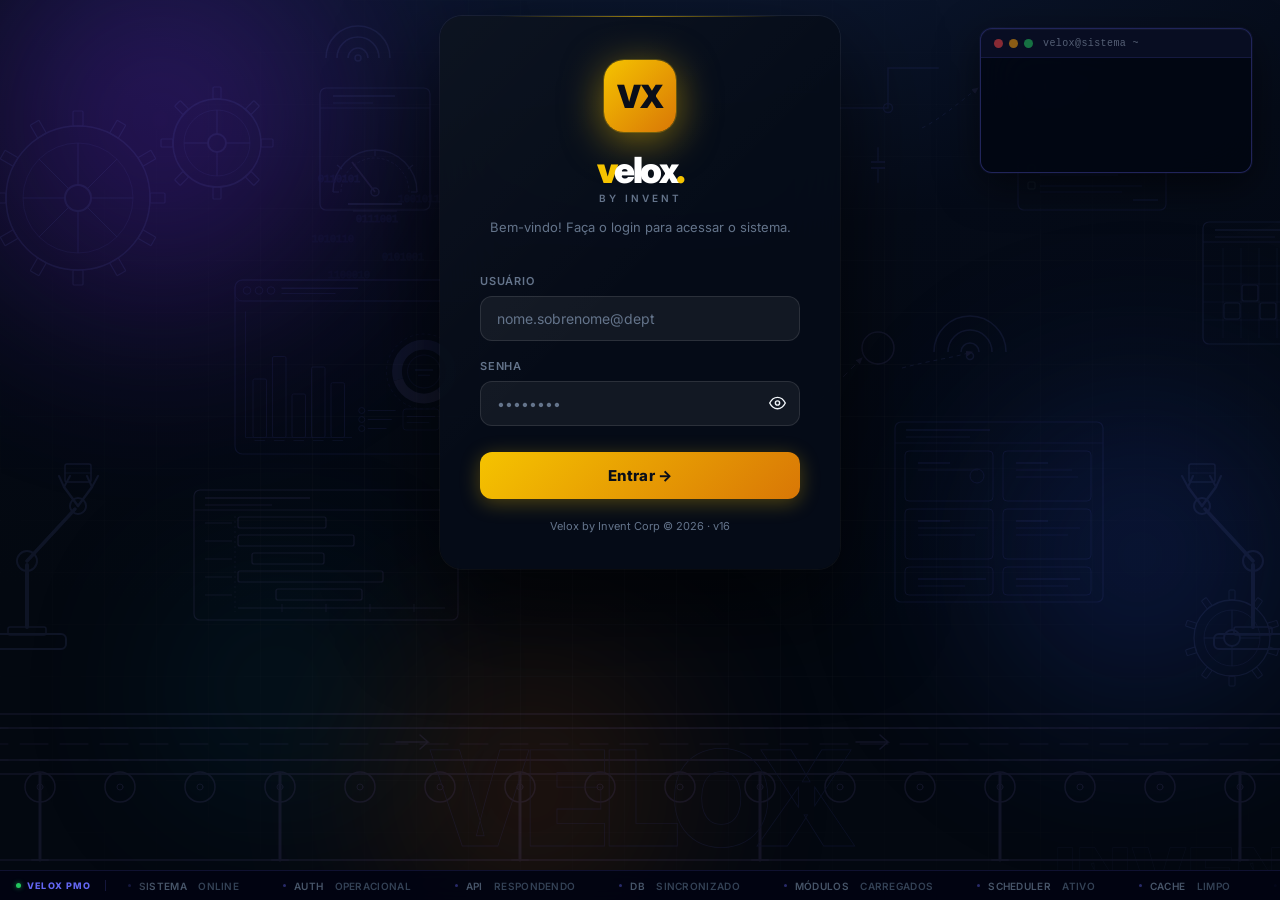
<file: login.html>
<!DOCTYPE html>
<html lang="pt-BR">
<head>
<meta charset="UTF-8">
<meta name="viewport" content="width=device-width,initial-scale=1,viewport-fit=cover">
<meta name="mobile-web-app-capable" content="yes">
<meta name="apple-mobile-web-app-capable" content="yes">
<meta name="apple-mobile-web-app-status-bar-style" content="black-translucent">
<meta name="apple-mobile-web-app-title" content="Velox PMO">
<meta name="theme-color" content="#0a0e19">
<title>Login — Velox by Invent</title>
<link rel="icon" href="data:image/svg+xml,<svg xmlns='http://www.w3.org/2000/svg' viewBox='0 0 32 32'><rect width='32' height='32' rx='8' fill='%23F5C300'/><text x='16' y='23' text-anchor='middle' font-size='18' font-weight='900' font-family='Inter,sans-serif' fill='%230a0e19'>VX</text></svg>">
<link rel="preconnect" href="https://fonts.googleapis.com">
<link href="https://fonts.googleapis.com/css2?family=Inter:wght@300;400;500;600;700;900&display=swap" rel="stylesheet">
<style>
*,*::before,*::after{box-sizing:border-box;margin:0;padding:0}
:root{--brand:#F5C300;--brand-dim:rgba(245,195,0,.18);--bg:#030810;--surface:rgba(255,255,255,.04);--border:rgba(255,255,255,.08);--text:#f1f5f9;--muted:#64748b}
html,body{height:100%;font-family:'Inter',sans-serif;background:radial-gradient(ellipse 140% 80% at 50% -10%,#0d1a35 0%,#050b18 45%,#030810 100%);color:var(--text);overflow:hidden}

/* ── Aurora orbs ── */
.aurora{position:fixed;inset:0;pointer-events:none;overflow:hidden;z-index:0}
.orb{position:absolute;border-radius:50%;filter:blur(90px);animation:drift 20s infinite alternate ease-in-out}
.orb-1{width:600px;height:600px;background:radial-gradient(circle,#6d28d9,transparent 65%);top:-180px;left:-140px;opacity:.45;animation-delay:0s}
.orb-2{width:480px;height:480px;background:radial-gradient(circle,#1e40af,transparent 65%);top:35%;right:-100px;opacity:.4;animation-delay:-7s}
.orb-3{width:420px;height:420px;background:radial-gradient(circle,#b45309,transparent 65%);bottom:-100px;left:25%;opacity:.3;animation-delay:-14s}
.orb-4{width:300px;height:300px;background:radial-gradient(circle,#0e7490,transparent 65%);top:60%;left:10%;opacity:.25;animation-delay:-4s}
@keyframes drift{from{transform:translate(0,0) scale(1)}to{transform:translate(50px,35px) scale(1.12)}}

/* ── Grid overlay ── */
.grid-bg{position:fixed;inset:0;z-index:1;pointer-events:none;
  background-image:linear-gradient(rgba(255,255,255,.022) 1px,transparent 1px),
                   linear-gradient(90deg,rgba(255,255,255,.022) 1px,transparent 1px);
  background-size:52px 52px;
  mask-image:radial-gradient(ellipse 65% 75% at 50% 50%,black 0%,transparent 100%)}

/* ── Watermark layer ── */
.wm-bg{position:fixed;inset:0;z-index:0;pointer-events:none;overflow:hidden;opacity:.09}
#wm-gear-lg{animation:wmGear 18s linear infinite;transform-box:fill-box;transform-origin:center}
#wm-gear-md{animation:wmGear 11s linear infinite reverse;transform-box:fill-box;transform-origin:center}
#wm-gear-sm{animation:wmGear 22s linear infinite;transform-box:fill-box;transform-origin:center}
@keyframes wmGear{to{transform:rotate(360deg)}}
.wm-belt{animation:wmBeltAnim 2s linear infinite}
@keyframes wmBeltAnim{from{stroke-dashoffset:0}to{stroke-dashoffset:80}}
.wm-flow{animation:wmFlowAnim 4s linear infinite}
@keyframes wmFlowAnim{from{stroke-dashoffset:0}to{stroke-dashoffset:-24}}
/* ── Caixas deslizando na esteira ── */
@keyframes wmBoxSlide{from{transform:translateX(-200px)}to{transform:translateX(1520px)}}
#wmb1{animation:wmBoxSlide 24s linear 0s     infinite}
#wmb2{animation:wmBoxSlide 24s linear -4.8s  infinite}
#wmb3{animation:wmBoxSlide 24s linear -9.6s  infinite}
#wmb4{animation:wmBoxSlide 24s linear -14.4s infinite}
#wmb5{animation:wmBoxSlide 24s linear -19.2s infinite}

/* ── Login wrap ── */
.login-wrap{position:relative;z-index:10;min-height:100vh;display:flex;align-items:center;justify-content:center;padding:24px}

/* ── Login card ── */
.login-card{
  position:relative;
  background:rgba(6,12,24,.92);
  border-radius:22px;padding:44px 40px 36px;width:100%;max-width:400px;
  backdrop-filter:blur(32px);-webkit-backdrop-filter:blur(32px);
  box-shadow:0 40px 100px rgba(0,0,0,.7),0 0 0 1px rgba(255,255,255,.07);
  animation:cardIn .55s cubic-bezier(.4,0,.2,1);
}
.login-card::before{
  content:'';position:absolute;top:0;left:15%;right:15%;height:1px;
  background:linear-gradient(90deg,transparent,rgba(245,195,0,.6),transparent);
}
.login-card::after{
  content:'';position:absolute;inset:0;border-radius:22px;
  background:linear-gradient(135deg,rgba(255,255,255,.03) 0%,transparent 50%);
  pointer-events:none;
}
@keyframes cardIn{from{opacity:0;transform:translateY(28px) scale(.98)}to{opacity:1;transform:none}}

.logo-wrap{text-align:center;margin-bottom:36px;position:relative;z-index:1}
.logo-icon{
  display:inline-flex;align-items:center;justify-content:center;
  width:72px;height:72px;border-radius:20px;
  background:linear-gradient(135deg,#F5C300,#d97706);margin-bottom:20px;
  box-shadow:0 8px 40px rgba(245,195,0,.5),0 0 0 1px rgba(245,195,0,.25);
  animation:logoGlow 3s ease-in-out infinite alternate;
}
@keyframes logoGlow{from{box-shadow:0 8px 40px rgba(245,195,0,.5),0 0 0 1px rgba(245,195,0,.25)}
                    to  {box-shadow:0 8px 60px rgba(245,195,0,.7),0 0 0 1px rgba(245,195,0,.4)}}
.logo-icon-v{font-size:32px;font-weight:900;color:#0a0e19;letter-spacing:-1px}
.logo-name{font-size:36px;font-weight:900;letter-spacing:-2.5px;line-height:1;color:#fff}
.logo-name .vy{color:#F5C300}.logo-name .dot{color:#F5C300}
.logo-byline{font-size:10px;font-weight:600;letter-spacing:3px;color:var(--muted);text-transform:uppercase;margin-top:4px}
.logo-welcome{font-size:13px;color:var(--muted);margin-top:14px;line-height:1.5}

.form-group{margin-bottom:18px;position:relative;z-index:1}
.form-label{display:block;font-size:11px;font-weight:600;color:var(--muted);text-transform:uppercase;letter-spacing:.8px;margin-bottom:8px}
.form-control{
  width:100%;padding:13px 16px;
  background:rgba(255,255,255,.055);
  border:1px solid rgba(255,255,255,.1);
  border-radius:12px;color:var(--text);font-size:14px;
  font-family:'Inter',sans-serif;transition:border-color .2s,box-shadow .2s;outline:none;
}
.form-control:focus{border-color:rgba(245,195,0,.55);box-shadow:0 0 0 3px rgba(245,195,0,.1),0 0 20px rgba(245,195,0,.06)}
.form-control::placeholder{color:var(--muted)}
.btn-login{
  width:100%;padding:14px;margin-top:8px;
  background:linear-gradient(135deg,#F5C300 0%,#d97706 100%);
  color:#0a0e19;font-size:15px;font-weight:800;border:none;border-radius:12px;
  cursor:pointer;transition:all .2s;font-family:'Inter',sans-serif;
  box-shadow:0 4px 20px rgba(245,195,0,.3);
  position:relative;z-index:1;letter-spacing:.2px;
}
.btn-login:hover{box-shadow:0 6px 28px rgba(245,195,0,.45);transform:translateY(-1px)}
.btn-login:active{transform:scale(.98);box-shadow:0 2px 12px rgba(245,195,0,.2)}
.btn-login:disabled{opacity:.5;cursor:not-allowed;transform:none}
.login-error{background:rgba(239,68,68,.1);border:1px solid rgba(239,68,68,.25);border-radius:10px;padding:10px 14px;font-size:13px;color:#fca5a5;margin-bottom:16px;display:none;animation:shake .3s ease}
.login-error.show{display:block}
@keyframes shake{0%,100%{transform:none}25%{transform:translateX(-4px)}75%{transform:translateX(4px)}}
@keyframes spin{to{transform:rotate(360deg)}}
.demo-hint{
  margin-top:24px;padding:14px 16px;
  background:rgba(245,195,0,.07);
  border:1px solid rgba(245,195,0,.18);
  border-radius:12px;font-size:12px;color:rgba(245,195,0,.85);
  position:relative;z-index:1;
}
.demo-hint strong{display:block;margin-bottom:8px;font-size:10px;text-transform:uppercase;letter-spacing:.8px;opacity:.6}
.demo-row{display:flex;justify-content:space-between;margin-top:5px;cursor:pointer;padding:4px 6px;border-radius:7px;transition:all .15s}
.demo-row:hover{color:#F5C300;background:rgba(245,195,0,.06)}.demo-key{opacity:.6;font-size:11px}
.login-footer{text-align:center;margin-top:20px;font-size:11px;color:var(--muted);position:relative;z-index:1}

/* ── Terminal flutuante ── */
.term-widget{
  position:fixed;top:28px;right:28px;z-index:5;
  width:272px;
  background:rgba(2,6,18,.88);
  border:1px solid rgba(99,102,241,.32);
  border-radius:12px;
  backdrop-filter:blur(24px);-webkit-backdrop-filter:blur(24px);
  box-shadow:0 12px 40px rgba(0,0,0,.55),0 0 0 1px rgba(99,102,241,.08),
             inset 0 1px 0 rgba(255,255,255,.04);
  font-family:'Courier New',Courier,monospace;
  font-size:11.5px;
  overflow:hidden;
  animation:termSlideIn 1s cubic-bezier(.4,0,.2,1) 1.8s both;
}
@keyframes termSlideIn{from{opacity:0;transform:translateY(-24px) scale(.97)}to{opacity:1;transform:none}}
.term-header{
  display:flex;align-items:center;gap:6px;
  padding:9px 13px 8px;
  background:rgba(99,102,241,.07);
  border-bottom:1px solid rgba(99,102,241,.14);
}
.term-dot{width:9px;height:9px;border-radius:50%}
.td1{background:rgba(239,68,68,.55)}.td2{background:rgba(245,158,11,.55)}.td3{background:rgba(34,197,94,.55)}
.term-title{font-size:10px;color:rgba(148,163,184,.55);margin-left:4px;letter-spacing:.4px}
.term-body{padding:11px 14px 13px;min-height:114px}
.term-row{display:flex;align-items:flex-start;gap:5px;margin-bottom:3.5px;line-height:1.55}
.term-prompt{color:#818cf8;font-weight:700;flex-shrink:0;user-select:none}
.term-cmd {color:#e2e8f0}
.term-ok  {color:#4ade80}
.term-warn{color:#f59e0b}
.term-info{color:#94a3b8}
.term-cursor{
  display:inline-block;width:6px;height:12px;
  background:#818cf8;margin-left:1px;vertical-align:middle;border-radius:1px;
  animation:termBlink .75s step-end infinite;
}
@keyframes termBlink{0%,100%{opacity:1}50%{opacity:0}}

/* ── Modal: Primeiro Acesso ── */
.pa-overlay{position:fixed;inset:0;z-index:200;background:rgba(0,0,0,.45);backdrop-filter:blur(3px);-webkit-backdrop-filter:blur(3px);display:flex;align-items:center;justify-content:center;animation:paFade .3s ease}
@keyframes paFade{from{opacity:0}to{opacity:1}}
.pa-card{background:rgba(6,12,28,.78);border:1px solid rgba(255,255,255,.13);border-radius:22px;padding:40px 36px 32px;width:100%;max-width:390px;box-shadow:0 40px 90px rgba(0,0,0,.5),0 0 0 1px rgba(99,102,241,.12);backdrop-filter:blur(18px);-webkit-backdrop-filter:blur(18px);animation:paSlide .35s cubic-bezier(.34,1.2,.64,1)}
@keyframes paSlide{from{opacity:0;transform:translateY(24px) scale(.97)}to{opacity:1;transform:none}}
.pa-icon{font-size:34px;text-align:center;margin-bottom:12px}
.pa-title{font-size:19px;font-weight:800;color:#f1f5f9;text-align:center;margin-bottom:6px}
.pa-sub{font-size:13px;color:#64748b;text-align:center;margin-bottom:24px;line-height:1.6}
.pa-crit-grid{background:rgba(99,102,241,.1);border:1px solid rgba(99,102,241,.25);border-radius:10px;padding:13px 16px;margin-bottom:20px;display:grid;grid-template-columns:1fr 1fr;gap:9px 12px}
.pa-crit{font-size:12px;font-weight:600;color:#94a3b8;display:flex;align-items:center;gap:7px;transition:color .25s}
.pa-crit.ok{color:#22c55e}
.pa-crit-dot{width:7px;height:7px;border-radius:50%;background:currentColor;flex-shrink:0;transition:background .25s}
.pa-field-wrap{position:relative;margin-bottom:14px}
.pa-match{font-size:11px;font-weight:600;color:#f87171;text-align:center;min-height:16px;margin-top:4px}
.pa-btn{width:100%;padding:14px;border-radius:12px;border:none;cursor:pointer;background:linear-gradient(135deg,#f5c300,#f59e0b);color:#0a0e19;font-weight:800;font-size:15px;letter-spacing:.2px;margin-top:16px;transition:opacity .2s,transform .1s}
.pa-btn:disabled{opacity:.35;cursor:not-allowed}
.pa-btn:not(:disabled):hover{opacity:.88}
.pa-btn:not(:disabled):active{transform:scale(.98)}

/* ── Ticker inferior ── */
.sys-ticker{
  position:fixed;bottom:0;left:0;right:0;z-index:6;
  height:30px;overflow:hidden;
  background:rgba(2,4,18,.92);
  border-top:1px solid rgba(99,102,241,.14);
  backdrop-filter:blur(16px);-webkit-backdrop-filter:blur(16px);
  display:flex;align-items:center;
  animation:tickerIn .5s ease 3.5s both;
}
@keyframes tickerIn{from{opacity:0;transform:translateY(8px)}to{opacity:1;transform:none}}
.sys-ticker-label{
  flex-shrink:0;padding:0 14px 0 16px;
  font-size:9px;font-weight:800;letter-spacing:1.2px;text-transform:uppercase;
  color:#6366f1;font-family:'Inter',sans-serif;white-space:nowrap;
  border-right:1px solid rgba(99,102,241,.2);
  display:flex;align-items:center;gap:6px;
}
.sys-ticker-live{
  width:5px;height:5px;border-radius:50%;background:#22c55e;flex-shrink:0;
  box-shadow:0 0 5px rgba(34,197,94,.7);
  animation:livePulse 2s ease-in-out infinite;
}
@keyframes livePulse{0%,100%{box-shadow:0 0 3px rgba(34,197,94,.4)}50%{box-shadow:0 0 10px rgba(34,197,94,.9)}}
.sys-ticker-track{
  flex:1;overflow:hidden;position:relative;
  -webkit-mask-image:linear-gradient(90deg,transparent 0%,black 4%,black 96%,transparent 100%);
  mask-image:linear-gradient(90deg,transparent 0%,black 4%,black 96%,transparent 100%);
}
.sys-ticker-inner{
  display:flex;align-items:center;gap:0;
  white-space:nowrap;
  animation:tickerScroll 28s linear infinite;
}
@keyframes tickerScroll{from{transform:translateX(-50%)}to{transform:translateX(0)}}
.sys-ticker-item{
  display:inline-flex;align-items:center;gap:8px;
  padding:0 22px;
  font-size:10px;font-weight:600;letter-spacing:.3px;
  color:#334155;font-family:'Inter',sans-serif;
}
.sys-ticker-item .ti-dot{width:3px;height:3px;border-radius:50%;background:rgba(99,102,241,.4);flex-shrink:0}
.sys-ticker-item .ti-hi{color:#475569}

@media(max-width:920px){.term-widget{display:none}}
</style>
<link rel="stylesheet" href="responsive.css">
</head>
<body>

<!-- Aurora orbs -->
<div class="aurora">
  <div class="orb orb-1"></div><div class="orb orb-2"></div>
  <div class="orb orb-3"></div><div class="orb orb-4"></div>
</div>

<!-- ══════════════════════════════════════════════════════════
     WATERMARK: Esteira industrial + elementos Velox/automação
     ══════════════════════════════════════════════════════════ -->
<div class="wm-bg">
<svg viewBox="0 0 1440 900" xmlns="http://www.w3.org/2000/svg" preserveAspectRatio="xMidYMid slice" style="width:100%;height:100%">
<defs>
  <marker id="wm-arr" markerWidth="7" markerHeight="6" refX="6" refY="3" orient="auto">
    <polygon points="0 0,7 3,0 6" fill="#a78bfa"/>
  </marker>
</defs>

<!-- ════ ENGRENAGEM GRANDE (canto sup. esq.) ════ -->
<g id="wm-gear-lg" stroke="#7c83ff" fill="none">
  <circle cx="158" cy="198" r="72" stroke-width="1.5"/>
  <circle cx="158" cy="198" r="55" stroke-width=".7"/>
  <circle cx="158" cy="198" r="13" stroke-width="2"/>
  <!-- Raios -->
  <line x1="158" y1="185" x2="158" y2="143" stroke-width="1.2"/>
  <line x1="158" y1="211" x2="158" y2="253" stroke-width="1.2"/>
  <line x1="145" y1="198" x2="103" y2="198" stroke-width="1.2"/>
  <line x1="171" y1="198" x2="213" y2="198" stroke-width="1.2"/>
  <line x1="149" y1="189" x2="119" y2="159" stroke-width=".9"/>
  <line x1="167" y1="189" x2="197" y2="159" stroke-width=".9"/>
  <line x1="149" y1="207" x2="119" y2="237" stroke-width=".9"/>
  <line x1="167" y1="207" x2="197" y2="237" stroke-width=".9"/>
  <!-- 12 dentes (30° cada) -->
  <rect x="153" y="111" width="10" height="15" rx="1" stroke-width="1.2" transform="rotate(0 158 198)"/>
  <rect x="153" y="111" width="10" height="15" rx="1" stroke-width="1.2" transform="rotate(30 158 198)"/>
  <rect x="153" y="111" width="10" height="15" rx="1" stroke-width="1.2" transform="rotate(60 158 198)"/>
  <rect x="153" y="111" width="10" height="15" rx="1" stroke-width="1.2" transform="rotate(90 158 198)"/>
  <rect x="153" y="111" width="10" height="15" rx="1" stroke-width="1.2" transform="rotate(120 158 198)"/>
  <rect x="153" y="111" width="10" height="15" rx="1" stroke-width="1.2" transform="rotate(150 158 198)"/>
  <rect x="153" y="111" width="10" height="15" rx="1" stroke-width="1.2" transform="rotate(180 158 198)"/>
  <rect x="153" y="111" width="10" height="15" rx="1" stroke-width="1.2" transform="rotate(210 158 198)"/>
  <rect x="153" y="111" width="10" height="15" rx="1" stroke-width="1.2" transform="rotate(240 158 198)"/>
  <rect x="153" y="111" width="10" height="15" rx="1" stroke-width="1.2" transform="rotate(270 158 198)"/>
  <rect x="153" y="111" width="10" height="15" rx="1" stroke-width="1.2" transform="rotate(300 158 198)"/>
  <rect x="153" y="111" width="10" height="15" rx="1" stroke-width="1.2" transform="rotate(330 158 198)"/>
</g>

<!-- ════ ENGRENAGEM MÉDIA (engrena c/ grande) ════ -->
<g id="wm-gear-md" stroke="#7c83ff" fill="none">
  <circle cx="297" cy="143" r="44" stroke-width="1.5"/>
  <circle cx="297" cy="143" r="33" stroke-width=".7"/>
  <circle cx="297" cy="143" r="9"  stroke-width="2"/>
  <line x1="297" y1="134" x2="297" y2="110" stroke-width="1.2"/>
  <line x1="297" y1="152" x2="297" y2="176" stroke-width="1.2"/>
  <line x1="288" y1="143" x2="264" y2="143" stroke-width="1.2"/>
  <line x1="306" y1="143" x2="330" y2="143" stroke-width="1.2"/>
  <!-- 8 dentes (45° cada) -->
  <rect x="293" y="87" width="8" height="12" rx="1" stroke-width="1.2" transform="rotate(0 297 143)"/>
  <rect x="293" y="87" width="8" height="12" rx="1" stroke-width="1.2" transform="rotate(45 297 143)"/>
  <rect x="293" y="87" width="8" height="12" rx="1" stroke-width="1.2" transform="rotate(90 297 143)"/>
  <rect x="293" y="87" width="8" height="12" rx="1" stroke-width="1.2" transform="rotate(135 297 143)"/>
  <rect x="293" y="87" width="8" height="12" rx="1" stroke-width="1.2" transform="rotate(180 297 143)"/>
  <rect x="293" y="87" width="8" height="12" rx="1" stroke-width="1.2" transform="rotate(225 297 143)"/>
  <rect x="293" y="87" width="8" height="12" rx="1" stroke-width="1.2" transform="rotate(270 297 143)"/>
  <rect x="293" y="87" width="8" height="12" rx="1" stroke-width="1.2" transform="rotate(315 297 143)"/>
</g>

<!-- ════ ENGRENAGEM PEQUENA (dir. canto médio) ════ -->
<g id="wm-gear-sm" stroke="#818cf8" fill="none">
  <circle cx="1312" cy="638" r="38" stroke-width="1.3"/>
  <circle cx="1312" cy="638" r="28" stroke-width=".7"/>
  <circle cx="1312" cy="638" r="8"  stroke-width="1.8"/>
  <line x1="1312" y1="630" x2="1312" y2="610" stroke-width="1"/>
  <line x1="1312" y1="646" x2="1312" y2="666" stroke-width="1"/>
  <line x1="1304" y1="638" x2="1284" y2="638" stroke-width="1"/>
  <line x1="1320" y1="638" x2="1340" y2="638" stroke-width="1"/>
  <!-- 10 dentes (36° cada) -->
  <rect x="1309" y="590" width="6" height="10" rx="1" stroke-width="1" transform="rotate(0 1312 638)"/>
  <rect x="1309" y="590" width="6" height="10" rx="1" stroke-width="1" transform="rotate(36 1312 638)"/>
  <rect x="1309" y="590" width="6" height="10" rx="1" stroke-width="1" transform="rotate(72 1312 638)"/>
  <rect x="1309" y="590" width="6" height="10" rx="1" stroke-width="1" transform="rotate(108 1312 638)"/>
  <rect x="1309" y="590" width="6" height="10" rx="1" stroke-width="1" transform="rotate(144 1312 638)"/>
  <rect x="1309" y="590" width="6" height="10" rx="1" stroke-width="1" transform="rotate(180 1312 638)"/>
  <rect x="1309" y="590" width="6" height="10" rx="1" stroke-width="1" transform="rotate(216 1312 638)"/>
  <rect x="1309" y="590" width="6" height="10" rx="1" stroke-width="1" transform="rotate(252 1312 638)"/>
  <rect x="1309" y="590" width="6" height="10" rx="1" stroke-width="1" transform="rotate(288 1312 638)"/>
  <rect x="1309" y="590" width="6" height="10" rx="1" stroke-width="1" transform="rotate(324 1312 638)"/>
</g>

<!-- ════ BRAÇO ROBÓTICO ESQUERDO ════ -->
<g stroke="#818cf8" fill="none" stroke-linecap="round" stroke-linejoin="round">
  <rect x="68" y="634" width="78" height="15" rx="5" stroke-width="2"/>
  <rect x="88" y="627" width="38" height="8" rx="2" stroke-width="1.5"/>
  <line x1="107" y1="627" x2="107" y2="565" stroke-width="4"/>
  <circle cx="107" cy="561" r="10" stroke-width="2"/>
  <line x1="107" y1="561" x2="155" y2="509" stroke-width="3.5"/>
  <circle cx="158" cy="506" r="8" stroke-width="2"/>
  <line x1="158" y1="506" x2="144" y2="487" stroke-width="2.5"/>
  <line x1="158" y1="506" x2="172" y2="487" stroke-width="2.5"/>
  <line x1="144" y1="487" x2="139" y2="476" stroke-width="2"/>
  <line x1="144" y1="487" x2="150" y2="476" stroke-width="2"/>
  <line x1="172" y1="487" x2="167" y2="476" stroke-width="2"/>
  <line x1="172" y1="487" x2="178" y2="476" stroke-width="2"/>
  <!-- Caixa na garra -->
  <rect x="145" y="464" width="26" height="18" rx="2" stroke-width="1.5"/>
  <line x1="145" y1="473" x2="171" y2="473" stroke-width=".8"/>
</g>

<!-- ════ BRAÇO ROBÓTICO DIREITO (espelhado) ════ -->
<g stroke="#818cf8" fill="none" stroke-linecap="round" stroke-linejoin="round" transform="translate(1440,0) scale(-1,1)">
  <rect x="68" y="634" width="78" height="15" rx="5" stroke-width="2"/>
  <rect x="88" y="627" width="38" height="8" rx="2" stroke-width="1.5"/>
  <line x1="107" y1="627" x2="107" y2="565" stroke-width="4"/>
  <circle cx="107" cy="561" r="10" stroke-width="2"/>
  <line x1="107" y1="561" x2="155" y2="509" stroke-width="3.5"/>
  <circle cx="158" cy="506" r="8" stroke-width="2"/>
  <line x1="158" y1="506" x2="144" y2="487" stroke-width="2.5"/>
  <line x1="158" y1="506" x2="172" y2="487" stroke-width="2.5"/>
  <line x1="144" y1="487" x2="139" y2="476" stroke-width="2"/>
  <line x1="144" y1="487" x2="150" y2="476" stroke-width="2"/>
  <line x1="172" y1="487" x2="167" y2="476" stroke-width="2"/>
  <line x1="172" y1="487" x2="178" y2="476" stroke-width="2"/>
  <rect x="145" y="464" width="26" height="18" rx="2" stroke-width="1.5"/>
  <line x1="145" y1="473" x2="171" y2="473" stroke-width=".8"/>
</g>

<!-- ════ ESTEIRA TRANSPORTADORA (baixo, largura total) ════ -->
<g stroke="#a78bfa" fill="none" stroke-linecap="round">
  <!-- Trilho superior -->
  <rect x="-20" y="714" width="1480" height="14" rx="7" stroke-width="1.5"/>
  <!-- Trilho inferior -->
  <rect x="-20" y="760" width="1480" height="14" rx="7" stroke-width="1.5"/>
  <!-- Superfície animada da correia (3 linhas de tracejado em movimento) -->
  <line x1="-20" y1="728" x2="1460" y2="728" stroke-width=".9" stroke-dasharray="28,12" class="wm-belt"/>
  <line x1="-20" y1="744" x2="1460" y2="744" stroke-width=".9" stroke-dasharray="28,12" class="wm-belt" style="animation-delay:-.66s"/>
  <line x1="-20" y1="760" x2="1460" y2="760" stroke-width=".9" stroke-dasharray="28,12" class="wm-belt" style="animation-delay:-1.33s"/>
  <!-- Rolos (a cada 80px) -->
  <circle cx="40"   cy="787" r="15" stroke-width="1.5"/><circle cx="40"   cy="787" r="3" stroke-width="1"/>
  <circle cx="120"  cy="787" r="15" stroke-width="1.5"/><circle cx="120"  cy="787" r="3" stroke-width="1"/>
  <circle cx="200"  cy="787" r="15" stroke-width="1.5"/><circle cx="200"  cy="787" r="3" stroke-width="1"/>
  <circle cx="280"  cy="787" r="15" stroke-width="1.5"/><circle cx="280"  cy="787" r="3" stroke-width="1"/>
  <circle cx="360"  cy="787" r="15" stroke-width="1.5"/><circle cx="360"  cy="787" r="3" stroke-width="1"/>
  <circle cx="440"  cy="787" r="15" stroke-width="1.5"/><circle cx="440"  cy="787" r="3" stroke-width="1"/>
  <circle cx="520"  cy="787" r="15" stroke-width="1.5"/><circle cx="520"  cy="787" r="3" stroke-width="1"/>
  <circle cx="600"  cy="787" r="15" stroke-width="1.5"/><circle cx="600"  cy="787" r="3" stroke-width="1"/>
  <circle cx="680"  cy="787" r="15" stroke-width="1.5"/><circle cx="680"  cy="787" r="3" stroke-width="1"/>
  <circle cx="760"  cy="787" r="15" stroke-width="1.5"/><circle cx="760"  cy="787" r="3" stroke-width="1"/>
  <circle cx="840"  cy="787" r="15" stroke-width="1.5"/><circle cx="840"  cy="787" r="3" stroke-width="1"/>
  <circle cx="920"  cy="787" r="15" stroke-width="1.5"/><circle cx="920"  cy="787" r="3" stroke-width="1"/>
  <circle cx="1000" cy="787" r="15" stroke-width="1.5"/><circle cx="1000" cy="787" r="3" stroke-width="1"/>
  <circle cx="1080" cy="787" r="15" stroke-width="1.5"/><circle cx="1080" cy="787" r="3" stroke-width="1"/>
  <circle cx="1160" cy="787" r="15" stroke-width="1.5"/><circle cx="1160" cy="787" r="3" stroke-width="1"/>
  <circle cx="1240" cy="787" r="15" stroke-width="1.5"/><circle cx="1240" cy="787" r="3" stroke-width="1"/>
  <circle cx="1320" cy="787" r="15" stroke-width="1.5"/><circle cx="1320" cy="787" r="3" stroke-width="1"/>
  <circle cx="1400" cy="787" r="15" stroke-width="1.5"/><circle cx="1400" cy="787" r="3" stroke-width="1"/>
  <!-- Pés de apoio -->
  <line x1="120"  y1="774" x2="120"  y2="860" stroke-width="3"/><line x1="112"  y1="860" x2="128"  y2="860" stroke-width="2"/>
  <line x1="360"  y1="774" x2="360"  y2="860" stroke-width="3"/><line x1="352"  y1="860" x2="368"  y2="860" stroke-width="2"/>
  <line x1="600"  y1="774" x2="600"  y2="860" stroke-width="3"/><line x1="592"  y1="860" x2="608"  y2="860" stroke-width="2"/>
  <line x1="840"  y1="774" x2="840"  y2="860" stroke-width="3"/><line x1="832"  y1="860" x2="848"  y2="860" stroke-width="2"/>
  <line x1="1080" y1="774" x2="1080" y2="860" stroke-width="3"/><line x1="1072" y1="860" x2="1088" y2="860" stroke-width="2"/>
  <line x1="1320" y1="774" x2="1320" y2="860" stroke-width="3"/><line x1="1312" y1="860" x2="1328" y2="860" stroke-width="2"/>
  <!-- Piso -->
  <line x1="0" y1="860" x2="1440" y2="860" stroke-width="1.5"/>
  <!-- ─── Caixas animadas sobre a esteira ─── -->
  <!-- Caixa padrão com grade -->
  <g id="wmb1" stroke="#a78bfa" fill="none" stroke-linecap="round">
    <rect x="0" y="682" width="42" height="32" rx="3" stroke-width="1.5"/>
    <line x1="0" y1="698" x2="42" y2="698" stroke-width=".8"/>
    <line x1="21" y1="682" x2="21" y2="714" stroke-width=".8"/>
  </g>
  <!-- Caixa alta -->
  <g id="wmb2" stroke="#a78bfa" fill="none" stroke-linecap="round">
    <rect x="0" y="666" width="30" height="48" rx="3" stroke-width="1.5"/>
    <line x1="0"  y1="682" x2="30" y2="682" stroke-width=".8"/>
    <line x1="0"  y1="698" x2="30" y2="698" stroke-width=".8"/>
  </g>
  <!-- Caixa larga e baixa -->
  <g id="wmb3" stroke="#a78bfa" fill="none" stroke-linecap="round">
    <rect x="0" y="692" width="58" height="22" rx="3" stroke-width="1.5"/>
    <line x1="29" y1="692" x2="29" y2="714" stroke-width=".8"/>
  </g>
  <!-- Engradado com X -->
  <g id="wmb4" stroke="#a78bfa" fill="none" stroke-linecap="round">
    <rect x="0" y="681" width="36" height="33" rx="2" stroke-width="1.5"/>
    <line x1="0"  y1="681" x2="36" y2="714" stroke-width=".8"/>
    <line x1="36" y1="681" x2="0"  y2="714" stroke-width=".8"/>
  </g>
  <!-- Barril/cilindro -->
  <g id="wmb5" stroke="#a78bfa" fill="none" stroke-linecap="round">
    <rect x="0" y="679" width="36" height="35" rx="18" stroke-width="1.5"/>
    <line x1="0" y1="696" x2="36" y2="696" stroke-width=".8"/>
  </g>
  <!-- Setas de direção -->
  <path d="M 476,742 L 508,742 L 500,735 M 508,742 L 500,749" stroke-width="1.5" fill="none"/>
  <path d="M 936,742 L 968,742 L 960,735 M 968,742 L 960,749" stroke-width="1.5" fill="none"/>
</g>

<!-- ════ TRILHAS DE CIRCUITO PCB (topo centro) ════ -->
<g stroke="#6366f1" fill="none" stroke-linecap="square">
  <path d="M 548,28 L 548,82 L 618,82 L 618,140" stroke-width="1.5"/>
  <path d="M 678,28 L 678,62 L 778,62 L 778,132" stroke-width="1.5"/>
  <path d="M 838,48 L 838,92 L 898,92 L 898,48" stroke-width="1.5"/>
  <path d="M 758,162 L 758,202 L 818,202 L 818,242" stroke-width="1.5"/>
  <path d="M 598,152 L 638,152 L 638,192 L 698,192" stroke-width="1.5"/>
  <path d="M 920,108 L 968,108 L 968,68 L 1018,68" stroke-width="1.5"/>
  <!-- Vias (nós) -->
  <circle cx="548" cy="82"  r="4.5" stroke-width="1.5"/>
  <circle cx="618" cy="82"  r="4.5" stroke-width="1.5"/>
  <circle cx="778" cy="62"  r="4.5" stroke-width="1.5"/>
  <circle cx="838" cy="92"  r="4.5" stroke-width="1.5"/>
  <circle cx="758" cy="202" r="4.5" stroke-width="1.5"/>
  <circle cx="818" cy="202" r="4.5" stroke-width="1.5"/>
  <circle cx="638" cy="152" r="4.5" stroke-width="1.5"/>
  <circle cx="968" cy="108" r="4.5" stroke-width="1.5"/>
  <!-- CI chip 1 -->
  <rect x="598" y="58" width="70" height="38" rx="3" stroke-width="1.5"/>
  <line x1="598" y1="66" x2="584" y2="66" stroke-width="1.5"/>
  <line x1="598" y1="74" x2="584" y2="74" stroke-width="1.5"/>
  <line x1="598" y1="82" x2="584" y2="82" stroke-width="1.5"/>
  <line x1="598" y1="90" x2="584" y2="90" stroke-width="1.5"/>
  <line x1="668" y1="66" x2="682" y2="66" stroke-width="1.5"/>
  <line x1="668" y1="74" x2="682" y2="74" stroke-width="1.5"/>
  <line x1="668" y1="82" x2="682" y2="82" stroke-width="1.5"/>
  <line x1="668" y1="90" x2="682" y2="90" stroke-width="1.5"/>
  <line x1="613" y1="78" x2="653" y2="78" stroke-width="1"/>
  <!-- CI chip 2 (menor) -->
  <rect x="798" y="98" width="55" height="30" rx="2" stroke-width="1.5"/>
  <line x1="798" y1="106" x2="786" y2="106" stroke-width="1.5"/>
  <line x1="798" y1="114" x2="786" y2="114" stroke-width="1.5"/>
  <line x1="798" y1="122" x2="786" y2="122" stroke-width="1.5"/>
  <line x1="853" y1="106" x2="865" y2="106" stroke-width="1.5"/>
  <line x1="853" y1="114" x2="865" y2="114" stroke-width="1.5"/>
  <line x1="853" y1="122" x2="865" y2="122" stroke-width="1.5"/>
  <!-- Resistor -->
  <rect x="718" y="186" width="30" height="12" rx="2" stroke-width="1.5"/>
  <line x1="698" y1="192" x2="718" y2="192" stroke-width="1.5"/>
  <line x1="748" y1="192" x2="768" y2="192" stroke-width="1.5"/>
  <!-- Capacitor -->
  <line x1="958" y1="148" x2="958" y2="162" stroke-width="1.5"/>
  <line x1="958" y1="162" x2="958" y2="162" stroke-width="2"/>
  <line x1="952" y1="162" x2="964" y2="162" stroke-width="2"/>
  <line x1="952" y1="168" x2="964" y2="168" stroke-width="2"/>
  <line x1="958" y1="168" x2="958" y2="182" stroke-width="1.5"/>
</g>

<!-- ════ DASHBOARD WIREFRAME (área esquerda central) ════ -->
<g transform="translate(-477,253) scale(0.75)" stroke="#6366f1" fill="none">
  <!-- Janela -->
  <rect x="1056" y="36" width="326" height="232" rx="10" stroke-width="1.5"/>
  <!-- Barra de título -->
  <rect x="1056" y="36" width="326" height="28"  rx="10" stroke-width="1"/>
  <line x1="1056" y1="64" x2="1382" y2="64" stroke-width=".8"/>
  <!-- Botões Mac-like -->
  <circle cx="1072" cy="50" r="5" stroke-width="1.2"/>
  <circle cx="1088" cy="50" r="5" stroke-width="1.2"/>
  <circle cx="1104" cy="50" r="5" stroke-width="1.2"/>
  <!-- Título (linhas) -->
  <line x1="1118" y1="47" x2="1220" y2="47" stroke-width="2"/>
  <line x1="1118" y1="54" x2="1190" y2="54" stroke-width="1.2"/>
  <!-- Eixo Y e baseline do gráfico de barras -->
  <line x1="1070" y1="78"  x2="1070" y2="246" stroke-width="1"/>
  <line x1="1070" y1="246" x2="1212" y2="246" stroke-width="1"/>
  <!-- 5 barras de alturas variadas -->
  <rect x="1080" y="168" width="18" height="78" rx="2" stroke-width="1.2"/>
  <rect x="1106" y="138" width="18" height="108" rx="2" stroke-width="1.2"/>
  <rect x="1132" y="188" width="18" height="58" rx="2" stroke-width="1.2"/>
  <rect x="1158" y="152" width="18" height="94" rx="2" stroke-width="1.2"/>
  <rect x="1184" y="173" width="18" height="73" rx="2" stroke-width="1.2"/>
  <!-- Rótulos eixo X (linhas) -->
  <line x1="1082" y1="250" x2="1096" y2="250" stroke-width="1"/>
  <line x1="1108" y1="250" x2="1122" y2="250" stroke-width="1"/>
  <line x1="1134" y1="250" x2="1148" y2="250" stroke-width="1"/>
  <line x1="1160" y1="250" x2="1174" y2="250" stroke-width="1"/>
  <line x1="1186" y1="250" x2="1200" y2="250" stroke-width="1"/>
  <!-- Donut (lado direito do painel) -->
  <!-- Círculo externo guia -->
  <circle cx="1308" cy="158" r="50" stroke-width=".8" stroke-dasharray="4,4"/>
  <!-- Segmentos do donut (circunferência ≈ 226 para r=36) -->
  <circle cx="1308" cy="158" r="36" fill="none" stroke="#6366f1" stroke-width="13"
    stroke-dasharray="90 136" stroke-dashoffset="0"
    style="transform:rotate(-90deg);transform-origin:1308px 158px"/>
  <circle cx="1308" cy="158" r="36" fill="none" stroke="#a78bfa" stroke-width="13"
    stroke-dasharray="68 158" stroke-dashoffset="-90"
    style="transform:rotate(-90deg);transform-origin:1308px 158px"/>
  <circle cx="1308" cy="158" r="36" fill="none" stroke="#7c83ff" stroke-width="13"
    stroke-dasharray="68 158" stroke-dashoffset="-158"
    style="transform:rotate(-90deg);transform-origin:1308px 158px"/>
  <!-- Buraco central + label -->
  <circle cx="1308" cy="158" r="22" stroke-width="1"/>
  <line x1="1296" y1="156" x2="1320" y2="156" stroke-width="2"/>
  <line x1="1300" y1="163" x2="1316" y2="163" stroke-width="1.2"/>
  <!-- Legenda -->
  <circle cx="1225" cy="210" r="4" stroke-width="1.2"/>
  <line x1="1233" y1="210" x2="1270" y2="210" stroke-width="1.2"/>
  <circle cx="1225" cy="222" r="4" stroke-width="1.2"/>
  <line x1="1233" y1="222" x2="1265" y2="222" stroke-width="1.2"/>
  <circle cx="1225" cy="234" r="4" stroke-width="1.2"/>
  <line x1="1233" y1="234" x2="1258" y2="234" stroke-width="1.2"/>
  <!-- KPI boxes -->
  <rect x="1280" y="208" width="48" height="28" rx="4" stroke-width="1"/>
  <rect x="1334" y="208" width="42" height="28" rx="4" stroke-width="1"/>
  <line x1="1285" y1="218" x2="1323" y2="218" stroke-width="1.5"/>
  <line x1="1339" y1="218" x2="1371" y2="218" stroke-width="1.5"/>
  <line x1="1285" y1="226" x2="1315" y2="226" stroke-width="1"/>
  <line x1="1339" y1="226" x2="1365" y2="226" stroke-width="1"/>
</g>

<!-- ════ W1 · Gauge de sistema (topo centro) ════ -->
<g stroke="#818cf8" fill="none">
  <rect x="400" y="88" width="110" height="122" rx="6" stroke-width="1.2"/>
  <line x1="400" y1="108" x2="510" y2="108" stroke-width=".8"/>
  <line x1="413" y1="96"  x2="475" y2="96"  stroke-width="1.5"/>
  <line x1="413" y1="103" x2="453" y2="103" stroke-width=".9"/>
  <path d="M 413,192 A 42,42 0 0,1 497,192" stroke-width="1.5"/>
  <path d="M 421,192 A 34,34 0 0,1 489,192" stroke-width=".7" stroke-dasharray="3,2"/>
  <line x1="413" y1="192" x2="419" y2="192" stroke-width="1.2"/>
  <line x1="417" y1="165" x2="422" y2="169" stroke-width="1.2"/>
  <line x1="455" y1="150" x2="455" y2="156" stroke-width="1.2"/>
  <line x1="493" y1="165" x2="488" y2="169" stroke-width="1.2"/>
  <line x1="497" y1="192" x2="491" y2="192" stroke-width="1.2"/>
  <line x1="455" y1="192" x2="432" y2="162" stroke-width="1.8" stroke="#a78bfa"/>
  <circle cx="455" cy="192" r="4" stroke-width="1.5"/>
  <line x1="428" y1="204" x2="482" y2="204" stroke-width="1.8"/>
  <line x1="433" y1="211" x2="477" y2="211" stroke-width="1"/>
</g>

<!-- ════ W2 · Painel de notificações (topo direita) ════ -->
<g stroke="#6366f1" fill="none">
  <rect x="1098" y="88" width="148" height="122" rx="6" stroke-width="1.2"/>
  <line x1="1098" y1="108" x2="1246" y2="108" stroke-width=".8"/>
  <rect x="1108" y="94"  width="10" height="10" rx="2" stroke-width="1"/>
  <line x1="1124" y1="97"  x2="1188" y2="97"  stroke-width="1.5"/>
  <line x1="1124" y1="104" x2="1168" y2="104" stroke-width=".9"/>
  <rect x="1108" y="114" width="7" height="7" rx="1" stroke-width="1" stroke="#f59e0b"/>
  <line x1="1120" y1="118" x2="1226" y2="118" stroke-width="1.2"/>
  <line x1="1120" y1="124" x2="1210" y2="124" stroke-width=".8"/>
  <rect x="1108" y="131" width="7" height="7" rx="1" stroke-width="1" stroke="#f59e0b"/>
  <line x1="1120" y1="135" x2="1220" y2="135" stroke-width="1.2"/>
  <line x1="1120" y1="141" x2="1205" y2="141" stroke-width=".8"/>
  <rect x="1108" y="148" width="7" height="7" rx="1" stroke-width="1" stroke="#4ade80"/>
  <line x1="1120" y1="152" x2="1228" y2="152" stroke-width="1.2"/>
  <line x1="1120" y1="158" x2="1212" y2="158" stroke-width=".8"/>
  <rect x="1108" y="165" width="7" height="7" rx="1" stroke-width="1" stroke="#4ade80"/>
  <line x1="1120" y1="169" x2="1215" y2="169" stroke-width="1.2"/>
  <line x1="1120" y1="175" x2="1198" y2="175" stroke-width=".8"/>
  <rect x="1108" y="182" width="7" height="7" rx="1" stroke-width="1" stroke="#94a3b8"/>
  <line x1="1120" y1="186" x2="1222" y2="186" stroke-width="1.2"/>
  <line x1="1120" y1="192" x2="1202" y2="192" stroke-width=".8"/>
  <line x1="1213" y1="200" x2="1238" y2="200" stroke-width="1.5"/>
</g>

<!-- ════ W3 · Grade de calendário (direita central) ════ -->
<g stroke="#7c83ff" fill="none">
  <rect x="1283" y="222" width="132" height="122" rx="6" stroke-width="1.2"/>
  <line x1="1283" y1="242" x2="1415" y2="242" stroke-width=".8"/>
  <line x1="1295" y1="230" x2="1380" y2="230" stroke-width="1.5"/>
  <line x1="1295" y1="237" x2="1355" y2="237" stroke-width=".9"/>
  <line x1="1303" y1="248" x2="1303" y2="338" stroke-width=".5"/>
  <line x1="1321" y1="248" x2="1321" y2="338" stroke-width=".5"/>
  <line x1="1339" y1="248" x2="1339" y2="338" stroke-width=".5"/>
  <line x1="1357" y1="248" x2="1357" y2="338" stroke-width=".5"/>
  <line x1="1375" y1="248" x2="1375" y2="338" stroke-width=".5"/>
  <line x1="1393" y1="248" x2="1393" y2="338" stroke-width=".5"/>
  <line x1="1283" y1="266" x2="1415" y2="266" stroke-width=".5"/>
  <line x1="1283" y1="284" x2="1415" y2="284" stroke-width=".5"/>
  <line x1="1283" y1="302" x2="1415" y2="302" stroke-width=".5"/>
  <line x1="1283" y1="320" x2="1415" y2="320" stroke-width=".5"/>
  <rect x="1322" y="285" width="16" height="16" rx="2" stroke-width="1.2"/>
  <rect x="1340" y="303" width="16" height="16" rx="2" stroke-width="1.2"/>
  <rect x="1376" y="267" width="16" height="16" rx="2" stroke-width="1.2" stroke-dasharray="2,2"/>
  <rect x="1304" y="303" width="16" height="16" rx="2" stroke-width="1"/>
</g>

<!-- ════ W4 · Gantt / timeline (esquerda inferior) ════ -->
<g stroke="#a78bfa" fill="none">
  <rect x="274" y="490" width="264" height="130" rx="6" stroke-width="1.2"/>
  <line x1="274" y1="510" x2="538" y2="510" stroke-width=".8"/>
  <line x1="285" y1="498" x2="390" y2="498" stroke-width="1.5"/>
  <line x1="285" y1="505" x2="352" y2="505" stroke-width=".9"/>
  <line x1="315" y1="516" x2="315" y2="612" stroke-width=".6" stroke-dasharray="2,3"/>
  <line x1="285" y1="523" x2="312" y2="523" stroke-width=".8"/>
  <rect x="318" y="517" width="88"  height="11" rx="2" stroke-width="1.2"/>
  <line x1="285" y1="541" x2="312" y2="541" stroke-width=".8"/>
  <rect x="318" y="535" width="116" height="11" rx="2" stroke-width="1.2"/>
  <line x1="285" y1="559" x2="312" y2="559" stroke-width=".8"/>
  <rect x="332" y="553" width="72"  height="11" rx="2" stroke-width="1.2"/>
  <line x1="285" y1="577" x2="312" y2="577" stroke-width=".8"/>
  <rect x="318" y="571" width="145" height="11" rx="2" stroke-width="1.2"/>
  <line x1="285" y1="595" x2="312" y2="595" stroke-width=".8"/>
  <rect x="356" y="589" width="86"  height="11" rx="2" stroke-width="1.2"/>
  <line x1="318" y1="608" x2="525" y2="608" stroke-width="1"/>
  <line x1="362" y1="604" x2="362" y2="612" stroke-width=".8"/>
  <line x1="406" y1="604" x2="406" y2="612" stroke-width=".8"/>
  <line x1="450" y1="604" x2="450" y2="612" stroke-width=".8"/>
  <line x1="494" y1="604" x2="494" y2="612" stroke-width=".8"/>
</g>

<!-- ════ W5 · Grid de KPIs (direita inferior) ════ -->
<g stroke="#6366f1" fill="none">
  <rect x="975" y="422" width="208" height="180" rx="6" stroke-width="1.2"/>
  <line x1="975"  y1="443" x2="1183" y2="443" stroke-width=".8"/>
  <line x1="986"  y1="430" x2="1070" y2="430" stroke-width="1.5"/>
  <line x1="986"  y1="437" x2="1050" y2="437" stroke-width=".9"/>
  <rect x="985"  y="451" width="88" height="50" rx="4" stroke-width="1"/>
  <rect x="1083" y="451" width="88" height="50" rx="4" stroke-width="1"/>
  <rect x="985"  y="509" width="88" height="50" rx="4" stroke-width="1"/>
  <rect x="1083" y="509" width="88" height="50" rx="4" stroke-width="1"/>
  <rect x="985"  y="567" width="88" height="28" rx="4" stroke-width="1"/>
  <rect x="1083" y="567" width="88" height="28" rx="4" stroke-width="1"/>
  <line x1="998"  y1="463" x2="1030" y2="463" stroke-width="1.5"/>
  <line x1="998"  y1="470" x2="1058" y2="470" stroke-width=".9"/>
  <circle cx="1057" cy="476" r="7" stroke-width="1"/>
  <line x1="1096" y1="463" x2="1128" y2="463" stroke-width="1.5"/>
  <line x1="1096" y1="470" x2="1152" y2="470" stroke-width=".9"/>
  <line x1="1096" y1="477" x2="1158" y2="477" stroke-width=".9"/>
  <line x1="998"  y1="521" x2="1030" y2="521" stroke-width="1.5"/>
  <line x1="998"  y1="528" x2="1068" y2="528" stroke-width=".9"/>
  <line x1="998"  y1="535" x2="1055" y2="535" stroke-width=".9"/>
  <line x1="1096" y1="521" x2="1128" y2="521" stroke-width="1.5"/>
  <line x1="1096" y1="528" x2="1160" y2="528" stroke-width=".9"/>
  <line x1="1096" y1="535" x2="1148" y2="535" stroke-width=".9"/>
  <line x1="998"  y1="579" x2="1066" y2="579" stroke-width="1.5"/>
  <line x1="998"  y1="586" x2="1045" y2="586" stroke-width="1"/>
  <line x1="1096" y1="579" x2="1160" y2="579" stroke-width="1.5"/>
  <line x1="1096" y1="586" x2="1148" y2="586" stroke-width="1"/>
</g>

<!-- ════ NÓS DE FLUXO DE DADOS (centro) ════ -->
<g stroke="#a78bfa" fill="none">
  <!-- Nós -->
  <circle cx="618" cy="378" r="22" stroke-width="1.5"/>
  <circle cx="618" cy="378" r="12" stroke-width=".8"/>
  <circle cx="748" cy="338" r="18" stroke-width="1.5"/>
  <circle cx="748" cy="338" r="10" stroke-width=".8"/>
  <circle cx="868" cy="398" r="24" stroke-width="1.5"/>
  <circle cx="868" cy="398" r="14" stroke-width=".8"/>
  <circle cx="718" cy="448" r="20" stroke-width="1.5"/>
  <circle cx="718" cy="448" r="11" stroke-width=".8"/>
  <circle cx="958" cy="348" r="16" stroke-width="1.5"/>
  <!-- Conexões animadas -->
  <line x1="640" y1="378" x2="730" y2="345" stroke-width="1" stroke-dasharray="6,5" class="wm-flow" marker-end="url(#wm-arr)"/>
  <line x1="766" y1="342" x2="844" y2="392" stroke-width="1" stroke-dasharray="6,5" class="wm-flow" marker-end="url(#wm-arr)" style="animation-delay:-1.5s"/>
  <line x1="738" y1="355" x2="724" y2="428" stroke-width="1" stroke-dasharray="6,5" class="wm-flow" style="animation-delay:-2.5s"/>
  <line x1="892" y1="408" x2="942" y2="358" stroke-width="1" stroke-dasharray="6,5" class="wm-flow" marker-end="url(#wm-arr)" style="animation-delay:-.8s"/>
  <line x1="618" y1="400" x2="698" y2="440" stroke-width="1" stroke-dasharray="6,5" class="wm-flow" style="animation-delay:-3s"/>
  <!-- Rótulos dos nós (linhas) -->
  <line x1="606" y1="380" x2="630" y2="380" stroke-width="1.5"/>
  <line x1="738" y1="340" x2="758" y2="340" stroke-width="1.5"/>
  <line x1="854" y1="400" x2="882" y2="400" stroke-width="1.5"/>
</g>

<!-- ════ PAINEL DE CONTROLE ESQUERDO ════ -->
<g stroke="#6366f1" fill="none">
  <rect x="16" y="398" width="62" height="104" rx="6" stroke-width="1.5"/>
  <rect x="24" y="407" width="46" height="28" rx="3" stroke-width="1"/>
  <line x1="24" y1="413" x2="70" y2="413" stroke-width=".6"/>
  <line x1="24" y1="419" x2="70" y2="419" stroke-width=".6"/>
  <line x1="24" y1="425" x2="70" y2="425" stroke-width=".6"/>
  <line x1="24" y1="431" x2="70" y2="431" stroke-width=".6"/>
  <circle cx="31" cy="448" r="5" stroke-width="1.5"/>
  <circle cx="47" cy="448" r="5" stroke-width="1.5"/>
  <circle cx="63" cy="448" r="5" stroke-width="1.5"/>
  <rect x="24" y="460" width="46" height="11" rx="3" stroke-width="1"/>
  <rect x="24" y="478" width="46" height="11" rx="3" stroke-width="1"/>
  <circle cx="28" cy="496" r="3" stroke-width="1.5"/>
  <circle cx="39" cy="496" r="3" stroke-width="1.5"/>
  <circle cx="50" cy="496" r="3" stroke-width="1.5"/>
</g>

<!-- ════ PAINEL DE CONTROLE DIREITO (espelhado) ════ -->
<g stroke="#6366f1" fill="none" transform="translate(1440,0) scale(-1,1)">
  <rect x="16" y="448" width="56" height="88" rx="6" stroke-width="1.5"/>
  <rect x="23" y="457" width="42" height="24" rx="3" stroke-width="1"/>
  <line x1="23" y1="463" x2="65" y2="463" stroke-width=".6"/>
  <line x1="23" y1="469" x2="65" y2="469" stroke-width=".6"/>
  <line x1="23" y1="475" x2="65" y2="475" stroke-width=".6"/>
  <circle cx="30" cy="494" r="5" stroke-width="1.5"/>
  <circle cx="44" cy="494" r="5" stroke-width="1.5"/>
  <circle cx="58" cy="494" r="5" stroke-width="1.5"/>
  <rect x="23" y="506" width="42" height="10" rx="3" stroke-width="1"/>
  <rect x="23" y="522" width="42" height="10" rx="3" stroke-width="1"/>
</g>

<!-- ════ SENSOR / SINAL (dispersos) ════ -->
<!-- Sensor de proximidade (esq. superior) -->
<g stroke="#818cf8" fill="none" transform="translate(438,58)">
  <path d="M -32,0 A 32,32 0 0,1 32,0" stroke-width="1.5"/>
  <path d="M -21,0 A 21,21 0 0,1 21,0" stroke-width="1.5"/>
  <path d="M -10,0 A 10,10 0 0,1 10,0" stroke-width="1.5"/>
  <circle cx="0" cy="0" r="3" stroke-width="1.5"/>
</g>
<!-- Símbolo Wi-Fi / sinal (dir. centro) -->
<g stroke="#7c83ff" fill="none" transform="translate(1050,352)">
  <path d="M -36,0 A 36,36 0 0,1 36,0" stroke-width="1.5"/>
  <path d="M -22,0 A 22,22 0 0,1 22,0" stroke-width="1.5"/>
  <path d="M -9,0 A 9,9 0 0,1 9,0" stroke-width="1.5"/>
  <circle cx="0" cy="4" r="3.5" stroke-width="1.5"/>
</g>

<!-- ════ FLUXO DE DADOS BINÁRIOS (área central esquerda) ════ -->
<g stroke="#5b60ee" fill="#5b60ee" font-family="'Courier New',monospace" font-size="10">
  <text x="398" y="182" opacity=".7">0110101</text>
  <text x="478" y="202" opacity=".5">1001011</text>
  <text x="436" y="222" opacity=".6">0111001</text>
  <text x="392" y="242" opacity=".4">1010110</text>
  <text x="462" y="260" opacity=".5">0101001</text>
  <text x="408" y="278" opacity=".35">1100010</text>
</g>

<!-- ════ SETAS DE AUTOMAÇÃO (conectando elementos) ════ -->
<g stroke="#7c83ff" fill="none">
  <path d="M 1002,128 C 1022,118 1042,100 1058,88" stroke-width="1" stroke-dasharray="4,4" marker-end="url(#wm-arr)"/>
  <path d="M 982,368 C 1012,360 1032,358 1052,352" stroke-width="1" stroke-dasharray="4,4" marker-end="url(#wm-arr)"/>
</g>

<!-- ════ TEXTO "VELOX" MARCA D'ÁGUA (fundo central-baixo) ════ -->
<text x="720" y="846" font-family="Inter,Arial,sans-serif" font-weight="900" font-size="132"
      fill="none" stroke="#6366f1" stroke-width=".8"
      letter-spacing="-4" text-anchor="middle">VELOX</text>

<!-- ════ TEXTO "INVENT" menor, canto inferior direito ════ -->
<text x="1420" y="900" font-family="Inter,Arial,sans-serif" font-weight="900" font-size="72"
      fill="none" stroke="#818cf8" stroke-width=".6"
      letter-spacing="2" text-anchor="end" opacity=".5">INVENT</text>

</svg>
</div><!-- /wm-bg -->

<!-- Grid overlay -->
<div class="grid-bg"></div>

<!-- ── Ticker inferior ── -->
<div class="sys-ticker" aria-hidden="true">
  <div class="sys-ticker-label">
    <span class="sys-ticker-live"></span>VELOX PMO
  </div>
  <div class="sys-ticker-track">
    <div class="sys-ticker-inner">
      <!-- bloco A -->
      <span class="sys-ticker-item"><span class="ti-dot"></span><span class="ti-hi">SISTEMA</span>&nbsp;ONLINE</span>
      <span class="sys-ticker-item"><span class="ti-dot"></span><span class="ti-hi">AUTH</span>&nbsp;OPERACIONAL</span>
      <span class="sys-ticker-item"><span class="ti-dot"></span><span class="ti-hi">API</span>&nbsp;RESPONDENDO</span>
      <span class="sys-ticker-item"><span class="ti-dot"></span><span class="ti-hi">DB</span>&nbsp;SINCRONIZADO</span>
      <span class="sys-ticker-item"><span class="ti-dot"></span><span class="ti-hi">MÓDULOS</span>&nbsp;CARREGADOS</span>
      <span class="sys-ticker-item"><span class="ti-dot"></span><span class="ti-hi">SCHEDULER</span>&nbsp;ATIVO</span>
      <span class="sys-ticker-item"><span class="ti-dot"></span><span class="ti-hi">CACHE</span>&nbsp;LIMPO</span>
      <span class="sys-ticker-item"><span class="ti-dot"></span><span class="ti-hi">ALERTAS</span>&nbsp;MONITORADOS</span>
      <span class="sys-ticker-item"><span class="ti-dot"></span><span class="ti-hi">BUILD</span>&nbsp;2026.05&nbsp;·&nbsp;V16</span>
      <span class="sys-ticker-item"><span class="ti-dot"></span><span class="ti-hi">INVENT CORP</span>&nbsp;© 2026</span>
      <!-- bloco B — cópia exata para loop contínuo -->
      <span class="sys-ticker-item"><span class="ti-dot"></span><span class="ti-hi">SISTEMA</span>&nbsp;ONLINE</span>
      <span class="sys-ticker-item"><span class="ti-dot"></span><span class="ti-hi">AUTH</span>&nbsp;OPERACIONAL</span>
      <span class="sys-ticker-item"><span class="ti-dot"></span><span class="ti-hi">API</span>&nbsp;RESPONDENDO</span>
      <span class="sys-ticker-item"><span class="ti-dot"></span><span class="ti-hi">DB</span>&nbsp;SINCRONIZADO</span>
      <span class="sys-ticker-item"><span class="ti-dot"></span><span class="ti-hi">MÓDULOS</span>&nbsp;CARREGADOS</span>
      <span class="sys-ticker-item"><span class="ti-dot"></span><span class="ti-hi">SCHEDULER</span>&nbsp;ATIVO</span>
      <span class="sys-ticker-item"><span class="ti-dot"></span><span class="ti-hi">CACHE</span>&nbsp;LIMPO</span>
      <span class="sys-ticker-item"><span class="ti-dot"></span><span class="ti-hi">ALERTAS</span>&nbsp;MONITORADOS</span>
      <span class="sys-ticker-item"><span class="ti-dot"></span><span class="ti-hi">BUILD</span>&nbsp;2026.05&nbsp;·&nbsp;V16</span>
      <span class="sys-ticker-item"><span class="ti-dot"></span><span class="ti-hi">INVENT CORP</span>&nbsp;© 2026</span>
    </div>
  </div>
</div>

<!-- ── Terminal animado ── -->
<div class="term-widget" id="term-widget" aria-hidden="true">
  <div class="term-header">
    <span class="term-dot td1"></span>
    <span class="term-dot td2"></span>
    <span class="term-dot td3"></span>
    <span class="term-title">velox@sistema ~</span>
  </div>
  <div class="term-body" id="term-body"></div>
</div>

<!-- Login card -->
<div class="login-wrap">
  <div class="login-card">
    <div class="logo-wrap">
      <div class="logo-icon"><div class="logo-icon-v">VX</div></div>
      <div class="logo-name"><span class="vy">v</span>elox<span class="dot">.</span></div>
      <div class="logo-byline">by invent</div>
      <div class="logo-welcome">Bem-vindo! Faça o login para acessar o sistema.</div>
    </div>
    <div class="login-error" id="login-error"></div>
    <form id="login-form" autocomplete="off">
      <div class="form-group">
        <label class="form-label" for="email">Usuário</label>
        <input class="form-control" id="email" type="text" placeholder="nome.sobrenome@dept" required autocomplete="username">
      </div>
      <div class="form-group">
        <label class="form-label" for="senha">Senha</label>
        <div style="position:relative">
          <input class="form-control" id="senha" type="password" placeholder="••••••••" required autocomplete="current-password" style="padding-right:44px">
          <button type="button" id="btn-eye"
            onclick="(function(){const i=document.getElementById('senha');const b=document.getElementById('btn-eye');const show=i.type==='password';i.type=show?'text':'password';b.innerHTML=show?'<svg width=&quot;17&quot; height=&quot;17&quot; viewBox=&quot;0 0 24 24&quot; fill=&quot;none&quot; stroke=&quot;currentColor&quot; stroke-width=&quot;2&quot; stroke-linecap=&quot;round&quot; stroke-linejoin=&quot;round&quot;><path d=&quot;M17.94 17.94A10 10 0 0 1 12 20c-7 0-11-8-11-8a18 18 0 0 1 5.06-5.94M9.9 4.24A9 9 0 0 1 12 4c7 0 11 8 11 8a18 18 0 0 1-2.16 3.19m-6.72-1.07a3 3 0 1 1-4.24-4.24&quot;/><line x1=&quot;1&quot; y1=&quot;1&quot; x2=&quot;23&quot; y2=&quot;23&quot;/></svg>':'<svg width=&quot;17&quot; height=&quot;17&quot; viewBox=&quot;0 0 24 24&quot; fill=&quot;none&quot; stroke=&quot;currentColor&quot; stroke-width=&quot;2&quot; stroke-linecap=&quot;round&quot; stroke-linejoin=&quot;round&quot;><path d=&quot;M1 12s4-8 11-8 11 8 11 8-4 8-11 8-11-8-11-8z&quot;/><circle cx=&quot;12&quot; cy=&quot;12&quot; r=&quot;3&quot;/></svg>';})()"
            style="position:absolute;right:10px;top:50%;transform:translateY(-50%);background:none;border:none;cursor:pointer;padding:4px;color:var(--muted2);display:flex;align-items:center;line-height:1"><svg width="17" height="17" viewBox="0 0 24 24" fill="none" stroke="currentColor" stroke-width="2" stroke-linecap="round" stroke-linejoin="round"><path d="M1 12s4-8 11-8 11 8 11 8-4 8-11 8-11-8-11-8z"/><circle cx="12" cy="12" r="3"/></svg></button>
        </div>
      </div>
      <button class="btn-login" type="submit" id="btn-login">Entrar →</button>
    </form>
    <div class="login-footer">Velox by Invent Corp © 2026 · v16</div>
  </div>
</div>

<script src="utils.js"></script>
<script>
initTheme(); loadUsers(); loadDemoData();
if(getCurrentUser()) location.href='index.html';
document.getElementById('login-form').addEventListener('submit',function(e){
  e.preventDefault();
  const email=document.getElementById('email').value.trim().toLowerCase();
  const senha=document.getElementById('senha').value;
  const btn=document.getElementById('btn-login');
  const errEl=document.getElementById('login-error');
  btn.disabled=true; btn.innerHTML='<span style="display:inline-block;animation:spin .7s linear infinite">⟳</span> Verificando…'; errEl.classList.remove('show');
  setTimeout(()=>{
    const user=USUARIOS.find(u=>u.email.toLowerCase()===email&&u.senha===senha&&u.ativo);
    if(user){if(user.primeiroAcesso)paShow(user);else{setCurrentUser(user);location.href='index.html';}}
    else{
      errEl.textContent=USUARIOS.find(u=>u.email.toLowerCase()===email&&!u.ativo)?'Conta desativada. Contate o administrador.':'Usuário ou senha incorretos.';
      errEl.classList.add('show'); btn.disabled=false; btn.innerHTML='Entrar →';
    }
  },400);
});
function fillDemo(e,s){document.getElementById('email').value=e;document.getElementById('senha').value=s;}

/* ── Primeiro Acesso ── */
let _paUser=null;
function paShow(user){
  _paUser=user;
  document.getElementById('pa-overlay').style.display='flex';
  setTimeout(()=>document.getElementById('pa-nova').focus(),120);
}
const _eyeOn='<svg width="16" height="16" viewBox="0 0 24 24" fill="none" stroke="currentColor" stroke-width="2" stroke-linecap="round" stroke-linejoin="round"><path d="M1 12s4-8 11-8 11 8 11 8-4 8-11 8-11-8-11-8z"/><circle cx="12" cy="12" r="3"/></svg>';
const _eyeOff='<svg width="16" height="16" viewBox="0 0 24 24" fill="none" stroke="currentColor" stroke-width="2" stroke-linecap="round" stroke-linejoin="round"><path d="M17.94 17.94A10 10 0 0 1 12 20c-7 0-11-8-11-8a18 18 0 0 1 5.06-5.94M9.9 4.24A9 9 0 0 1 12 4c7 0 11 8 11 8a18 18 0 0 1-2.16 3.19m-6.72-1.07a3 3 0 1 1-4.24-4.24"/><line x1="1" y1="1" x2="23" y2="23"/></svg>';
function paToggle(id,btn){
  const el=document.getElementById(id);
  const show=el.type==='password';
  el.type=show?'text':'password';
  btn.innerHTML=show?_eyeOff:_eyeOn;
}
function paCheck(){
  const v=document.getElementById('pa-nova').value;
  const c=document.getElementById('pa-conf').value;
  const ok={len:v.length>=8,up:/[A-Z]/.test(v),num:/[0-9]/.test(v),esp:/[^A-Za-z0-9]/.test(v)};
  ['len','up','num','esp'].forEach(k=>document.getElementById('pc-'+k).classList.toggle('ok',ok[k]));
  const allOk=ok.len&&ok.up&&ok.num&&ok.esp;
  document.getElementById('pa-match').textContent=c.length>0&&v!==c?'As senhas não coincidem.':'';
  document.getElementById('pa-btn').disabled=!(allOk&&v===c&&c.length>0);
}
function paSalvar(){
  const nova=document.getElementById('pa-nova').value;
  loadUsers();
  const idx=USUARIOS.findIndex(u=>u.id===_paUser.id);
  if(idx!==-1){USUARIOS[idx].senha=nova;USUARIOS[idx].primeiroAcesso=false;saveUsers();setCurrentUser(USUARIOS[idx]);}
  location.href='index.html';
}

// ── Scroll em landscape mobile ────────────────────────────
function loginFixOrientation(){
  var landscape = window.innerWidth > window.innerHeight;
  var dh = document.documentElement; var db = document.body;
  var wrap = document.querySelector('.login-wrap');
  if(landscape){
    dh.style.overflow='auto'; dh.style.height='auto';
    db.style.overflow='auto'; db.style.height='auto';
    if(wrap){ wrap.style.alignItems='flex-start'; wrap.style.paddingTop='16px'; wrap.style.minHeight=''; }
  } else {
    dh.style.overflow=''; dh.style.height='';
    db.style.overflow=''; db.style.height='';
    if(wrap){ wrap.style.alignItems=''; wrap.style.paddingTop=''; wrap.style.minHeight=''; }
  }
}
loginFixOrientation();
window.addEventListener('resize', loginFixOrientation);
</script>

<!-- Modal: Primeiro Acesso -->
<div class="pa-overlay" id="pa-overlay" style="display:none">
  <div class="pa-card">
    <div class="pa-icon">🔑</div>
    <div class="pa-title">Defina sua senha</div>
    <div class="pa-sub">Primeiro acesso detectado.<br>Escolha uma senha segura para continuar.</div>
    <div class="pa-crit-grid">
      <span class="pa-crit" id="pc-len"><span class="pa-crit-dot"></span>Mín. 8 caracteres</span>
      <span class="pa-crit" id="pc-up"><span class="pa-crit-dot"></span>Letra maiúscula</span>
      <span class="pa-crit" id="pc-num"><span class="pa-crit-dot"></span>Número</span>
      <span class="pa-crit" id="pc-esp"><span class="pa-crit-dot"></span>Caractere especial</span>
    </div>
    <div class="form-group pa-field-wrap">
      <label class="form-label">Nova senha</label>
      <div style="position:relative">
        <input class="form-control" type="password" id="pa-nova" placeholder="Digite sua nova senha" oninput="paCheck()" autocomplete="new-password">
        <button type="button" onclick="paToggle('pa-nova',this)" style="position:absolute;right:10px;top:50%;transform:translateY(-50%);background:none;border:none;cursor:pointer;color:var(--muted2);padding:4px;display:flex;align-items:center"><svg width="16" height="16" viewBox="0 0 24 24" fill="none" stroke="currentColor" stroke-width="2" stroke-linecap="round" stroke-linejoin="round"><path d="M1 12s4-8 11-8 11 8 11 8-4 8-11 8-11-8-11-8z"/><circle cx="12" cy="12" r="3"/></svg></button>
      </div>
    </div>
    <div class="form-group pa-field-wrap" style="margin-bottom:0">
      <label class="form-label">Confirmar senha</label>
      <div style="position:relative">
        <input class="form-control" type="password" id="pa-conf" placeholder="Repita a nova senha" oninput="paCheck()" autocomplete="new-password">
        <button type="button" onclick="paToggle('pa-conf',this)" style="position:absolute;right:10px;top:50%;transform:translateY(-50%);background:none;border:none;cursor:pointer;color:var(--muted2);padding:4px;display:flex;align-items:center"><svg width="16" height="16" viewBox="0 0 24 24" fill="none" stroke="currentColor" stroke-width="2" stroke-linecap="round" stroke-linejoin="round"><path d="M1 12s4-8 11-8 11 8 11 8-4 8-11 8-11-8-11-8z"/><circle cx="12" cy="12" r="3"/></svg></button>
      </div>
    </div>
    <div class="pa-match" id="pa-match"></div>
    <button class="pa-btn" id="pa-btn" disabled onclick="paSalvar()">Salvar e entrar →</button>
  </div>
</div>


<!-- Terminal typewriter animation -->
<script>
(function(){
  /* ── Sequências 100% ilustrativas — sem dados reais ── */
  const SEQS = [
    [
      {t:'cmd',  v:'velox system --status'},
      {t:'ok',   v:'✓  Core          · operacional'},
      {t:'ok',   v:'✓  Auth          · ativo'},
      {t:'ok',   v:'✓  Scheduler     · em execução'},
      {t:'info', v:'■  v16.0  · build 2026.05'},
    ],
    [
      {t:'cmd',  v:'velox health --check'},
      {t:'ok',   v:'●  API           · online'},
      {t:'ok',   v:'●  DB            · sincronizado'},
      {t:'ok',   v:'●  Cache         · limpo'},
      {t:'ok',   v:'●  Módulos       · carregados'},
    ],
    [
      {t:'cmd',  v:'velox modules --list'},
      {t:'ok',   v:'■  Dashboard     · ativo'},
      {t:'ok',   v:'■  Portfólio     · ativo'},
      {t:'ok',   v:'■  Squads        · ativo'},
      {t:'ok',   v:'■  Alertas       · ativo'},
    ],
    [
      {t:'cmd',  v:'velox auth --init'},
      {t:'info', v:'■  Carregando perfis…'},
      {t:'ok',   v:'✓  Permissões    · configuradas'},
      {t:'ok',   v:'✓  Sessão        · pronta'},
      {t:'warn', v:'›  Aguardando login'},
    ],
    [
      {t:'cmd',  v:'velox sync --verificar'},
      {t:'ok',   v:'✓  Conectividade · ok'},
      {t:'ok',   v:'✓  Integridade   · verificada'},
      {t:'ok',   v:'✓  Relatórios    · prontos'},
      {t:'info', v:'■  Invent Corp © 2026'},
    ],
  ];

  const termBody = document.getElementById('term-body');
  if(!termBody) return;

  const CHAR_MS  = 44;   /* ms por caractere */
  const LINE_MS  = 400;  /* pausa entre linhas */
  const END_MS   = 2800; /* pausa no fim da sequência */
  const FADE_MS  = 340;  /* duração do fade */
  const WAIT_MS  = 500;  /* pausa antes de reiniciar */

  let seqIdx = 0, lineIdx = 0, charIdx = 0;
  let curEl = null, cursorEl = null;
  let timer = null;

  function schedule(fn, ms){ timer = setTimeout(fn, ms); }

  function mkCursor(){
    if(cursorEl && cursorEl.parentNode) cursorEl.remove();
    cursorEl = document.createElement('span');
    cursorEl.className = 'term-cursor';
    termBody.appendChild(cursorEl);
  }

  function mkRow(type){
    const row = document.createElement('div');
    row.className = 'term-row';
    if(type === 'cmd'){
      const pr = document.createElement('span');
      pr.className = 'term-prompt';
      pr.textContent = '›';
      row.appendChild(pr);
    }
    const txt = document.createElement('span');
    txt.className = 'term-' + (type === 'cmd' ? 'cmd' : type);
    row.appendChild(txt);
    if(cursorEl && cursorEl.parentNode === termBody){
      termBody.insertBefore(row, cursorEl);
    } else {
      termBody.appendChild(row);
    }
    return txt;
  }

  function nextCycle(){
    seqIdx = (seqIdx + 1) % SEQS.length;
    lineIdx = 0; charIdx = 0; curEl = null;
    termBody.style.transition = 'opacity ' + (FADE_MS/1000) + 's ease';
    termBody.style.opacity = '0';
    schedule(()=>{
      termBody.innerHTML = '';
      mkCursor();
      termBody.style.opacity = '1';
      schedule(tick, WAIT_MS);
    }, FADE_MS);
  }

  function tick(){
    const seq  = SEQS[seqIdx];
    const line = seq[lineIdx];

    if(!curEl){ curEl = mkRow(line.t); charIdx = 0; }

    if(charIdx < line.v.length){
      curEl.textContent += line.v[charIdx++];
      schedule(tick, CHAR_MS);
    } else {
      curEl = null;
      lineIdx++;
      if(lineIdx < seq.length){
        schedule(tick, LINE_MS);
      } else {
        schedule(nextCycle, END_MS);
      }
    }
  }

  /* Aguarda o terminal deslizar (1.8s CSS) + pequeno buffer */
  schedule(()=>{ mkCursor(); tick(); }, 2200);
})();
</script>
</body>
</html>
</file>
<file: responsive.css>
/* ============================================================
 * RESPONSIVE.CSS — V16 · Velox by Invent · PMO Dashboard
 * Mobile-friendly overrides · desktop ≥1024 · tablet 768-1023 · mobile <768
 * ============================================================ */

/* ── Hamburger button (visible only on mobile) ─────────────── */
.topbar-hamburger {
  display: none;
  width: 36px; height: 36px;
  border-radius: 8px;
  align-items: center; justify-content: center;
  background: var(--surface);
  border: 1px solid var(--border);
  color: var(--muted2);
  font-size: 18px;
  cursor: pointer;
  transition: all .2s;
  flex-shrink: 0;
  font-family: inherit;
}
.topbar-hamburger:hover { background: var(--surface2); color: var(--text); }

/* ── Mobile backdrop (behind drawer) ───────────────────────── */
#sidebar-backdrop {
  display: none;
  position: fixed; inset: 0;
  background: rgba(0,0,0,.55);
  backdrop-filter: blur(3px);
  -webkit-backdrop-filter: blur(3px);
  z-index: 99;
  animation: fadeInBd .2s ease;
}
#sidebar-backdrop.open { display: block; }
@keyframes fadeInBd { from { opacity:0 } to { opacity:1 } }

/* ── Tablet: 900–1199px ─────────────────────────────────────── */
@media (max-width: 1199px) {
  .bento { padding: 18px 20px !important; gap: 14px !important; }
  .tv-body { padding: 16px 32px !important; }
  .topbar { padding: 12px 20px !important; }
}

/* ── Sidebar drawer (< 900px) ───────────────────────────────── */
@media (max-width: 900px) {
  /* Show hamburger */
  .topbar-hamburger { display: flex !important; }

  /* Sidebar becomes fixed drawer */
  #sidebar {
    position: fixed !important;
    top: 0; left: 0; height: 100dvh !important;
    z-index: 100 !important;
    transform: translateX(-110%) !important;
    transition: transform .3s cubic-bezier(.4,0,.2,1) !important;
    width: 260px !important;
    min-width: 260px !important;
    box-shadow: none;
  }
  #sidebar.mobile-open {
    transform: translateX(0) !important;
    box-shadow: 6px 0 40px rgba(0,0,0,.55) !important;
  }
  /* When collapsed on mobile, drawer still shows full width */
  #sidebar.collapsed {
    width: 260px !important;
    min-width: 260px !important;
  }
  #sidebar.collapsed .sb-brand { opacity: 1 !important; width: auto !important; }
  #sidebar.collapsed .nav-label { opacity: 1 !important; width: auto !important; overflow: visible !important; }
  #sidebar.collapsed .su-info { opacity: 1 !important; width: auto !important; overflow: visible !important; }

  /* Hide desktop collapse toggle */
  #sidebar-toggle { display: none !important; }

  /* Topbar breathing room */
  .topbar { padding: 10px 16px !important; gap: 8px; }

  /* Hide large action buttons on tablet */
  .btn-print, .btn-tv { font-size: 11px !important; padding: 6px 10px !important; }
  .btn-cmd { display: none !important; }
  .topbar-clock { display: none !important; }
}

/* ── Mobile layout (< 768px) ────────────────────────────────── */
@media (max-width: 768px) {
  /* Allow page to scroll */
  html, body { overflow: auto !important; height: auto !important; }
  .app { flex-direction: column; overflow: visible !important; height: auto !important; }
  #main { height: auto !important; overflow: visible !important; }

  /* ── Topbar ── */
  .topbar { padding: 10px 14px !important; gap: 8px; flex-wrap: nowrap; }
  .topbar-title { font-size: 15px !important; }
  .topbar-sub { display: none !important; }
  .btn-print, .btn-cmd { display: none !important; }
  .topbar-clock { display: none !important; }

  /* ── TV e Print: ícone apenas no mobile ── */
  .btn-tv  { display: flex !important; padding: 7px 10px !important; gap: 0 !important; }
  .btn-tv-lbl { display: none !important; }
  .btn-print { display: flex !important; padding: 7px 10px !important; gap: 0 !important; }
  .btn-print-lbl { display: none !important; }

  /* ── Theme toggle: touch target maior ── */
  .btn-icon { width: 40px !important; height: 40px !important; font-size: 18px !important; }

  /* ── TV Overlay: ajustes para mobile ── */
  .tv-header { padding: 10px 14px !important; gap: 8px !important; flex-wrap: wrap !important; }
  .tv-logo-row { gap: 8px !important; }
  .tv-logo-icon { width: 28px !important; height: 28px !important; font-size: 11px !important; }
  .tv-logo-name { font-size: 16px !important; }
  .tv-logo-by { font-size: 8px !important; }
  .tv-slide-badge { padding: 4px 12px !important; }
  .tv-slide-badge-txt { font-size: 11px !important; letter-spacing: .8px !important; }
  .tv-clock { font-size: 16px !important; }
  .tv-date-lbl { display: none !important; }
  .tv-body { padding: 10px 12px !important; overflow: hidden !important; }
  .tv-s-title { font-size: 15px !important; margin-bottom: 10px !important; padding-bottom: 10px !important; flex-shrink: 0 !important; }
  .tv-s-title-sub { font-size: 10px !important; }
  .tv-kpi-val { font-size: 48px !important; }
  .tv-kpi-lbl { font-size: 11px !important; }
  .tv-kpi-sub { font-size: 10px !important; }
  .tv-footer { padding: 10px 14px !important; }
  /* Portrait: 2 colunas — grid-auto-rows:1fr cuida das linhas automaticamente */
  .tv-golive-grid,
  .tv-farol-grid,
  .tv-pmo-grid,
  .tv-conq-grid { grid-template-columns: 1fr 1fr !important; gap: 8px !important; }
  .tv-golive-card { padding: 14px 16px !important; }
  .tv-golive-name { font-size: 13px !important; }
  .tv-golive-date { font-size: 20px !important; }
  /* Go Lives mobile: data em cima, countdown embaixo (evita overflow lateral) */
  .tv-glcval-row { flex-direction: column !important; align-items: flex-start !important; gap: 2px !important; }
  .tv-glcval-date { font-size: 11px !important; }
  .tv-glcval       { font-size: 30px !important; letter-spacing: -1px !important; }
  .tv-glcval.urgent{ font-size: 32px !important; }
  /* Go Lives card: ajustes por CSS (não por isMob em JS) */
  .tv-glcard        { padding: 16px !important; }
  .tv-glcard-top    { margin-bottom: 6px !important; }
  .tv-glcard-name   { font-size: 14px !important; }
  .tv-glcard-pmo    { font-size: 11px !important; }
  .tv-glcard-badge  { font-size: 14px !important; padding: 3px 6px !important; }
  /* Badge: esconde o texto, mostra só o ícone */
  .tv-sb-lbl { display: none !important; }
  .tv-sb-ico { display: inline !important; }
  .tv-kbd { display: none !important; }

  /* ── Urgency Banner ── */
  #urgency-banner { padding: 8px 14px !important; }

  /* ── Bento grid → vertical stack ── */
  .bento {
    display: flex !important;
    flex-direction: column !important;
    padding: 14px !important;
    gap: 12px !important;
  }

  /* ── KPI row → 2-column grid ── */
  .kpi-row {
    display: grid !important;
    grid-template-columns: 1fr 1fr !important;
    gap: 10px !important;
    width: 100% !important;
  }

  /* ── KPI card sizes ── */
  .kpi-big { padding: 18px 14px 14px !important; }
  .kpi-big-num { font-size: 42px !important; letter-spacing: -2.5px !important; }
  .kpi-big-lbl { font-size: 10px !important; }
  .kpi-big-sub { font-size: 11px !important; }

  /* ── Mid-row (Portfolio / PMO / Atenção) → stacked ── */
  .mid-row {
    display: flex !important;
    flex-direction: column !important;
    gap: 12px !important;
    width: 100% !important;
  }
  .donut-section, .pmo-section, .atencao-section { width: 100% !important; }

  /* ── Status table + alerts → stacked ── */
  .status-section { width: 100% !important; overflow-x: auto !important; }
  .alerts-section { width: 100% !important; }
  .timeline-section { width: 100% !important; }

  /* ── Gantt → horizontal scroll ── */
  .gantt-wrap { overflow-x: auto !important; -webkit-overflow-scrolling: touch; }

  /* ── Proj table → horizontal scroll ── */
  .proj-table { min-width: 540px; }

  /* ── Intel grid → 2 col ── */
  .intel-grid { grid-template-columns: 1fr 1fr !important; }
  .intel-card { width: 100% !important; }

  /* ── Farol grid → 1 col ── */
  .farol-mini-grid { grid-template-columns: 1fr !important; }

  /* ── General card ── */
  .card { min-width: 0; width: 100% !important; }
}

/* ── Small mobile (< 480px) ─────────────────────────────────── */
@media (max-width: 480px) {
  .bento { padding: 10px !important; gap: 10px !important; }
  .kpi-row { grid-template-columns: 1fr !important; }
  .kpi-big-num { font-size: 36px !important; }
  .intel-grid { grid-template-columns: 1fr !important; }
  .topbar-hamburger { width: 34px; height: 34px; }
}

/* ── Login page mobile — portrait ───────────────────────────── */
@media (max-width: 768px) {
  html, body { overflow: auto !important; height: auto !important; }
  .login-wrap { padding: 20px 16px 40px !important; min-height: 100dvh; align-items: flex-start !important; padding-top: 48px !important; }
  .login-card { padding: 32px 24px 28px !important; max-width: 100% !important; }
  .wm-bg, .wm-belt, #wm-gear-lg, #wm-gear-md, #wm-gear-sm { display: none !important; }
}
@media (max-width: 480px) {
  .login-wrap { padding: 12px 10px 32px !important; padding-top: 32px !important; }
  .login-card { padding: 28px 18px 24px !important; border-radius: 16px !important; }
}

/* ── Login page mobile — landscape (altura pequena) ──────────── */
@media (max-height: 560px) {
  html, body { overflow: auto !important; height: auto !important; }
  .login-wrap {
    min-height: 100dvh !important;
    align-items: flex-start !important;
    padding: 16px 20px 32px !important;
    padding-top: 20px !important;
  }
  .login-card { padding: 24px 28px 20px !important; max-width: 480px !important; }
  .wm-bg, .wm-belt, #wm-gear-lg, #wm-gear-md, #wm-gear-sm { display: none !important; }
  /* Compactar logo e espaçamentos */
  .login-logo { width: 52px !important; height: 52px !important; border-radius: 14px !important; }
  .logo-name { font-size: 26px !important; }
  .logo-welcome { margin-top: 8px !important; font-size: 12px !important; }
}

/* ── Releases page mobile ───────────────────────────────────── */
@media (max-width: 768px) {
  .releases-wrap { padding: 16px 14px !important; }
  .rel-hero { flex-direction: column !important; text-align: center !important; padding: 24px 18px !important; gap: 16px !important; }
  .rel-hero-badge { width: 100px; margin: 0 auto; }
  .rel-hero-sub { max-width: 100% !important; }
  .rel-hero-meta { justify-content: center; }
  .rel-grid { grid-template-columns: 1fr !important; }
  .rel-modules { grid-template-columns: 1fr !important; }
  .rel-next-grid { grid-template-columns: 1fr 1fr !important; }
}
@media (max-width: 480px) {
  .rel-next-grid { grid-template-columns: 1fr !important; }
}

/* ── Other pages (gerencial, projetos, squads, alertas, admin) ─ */
@media (max-width: 768px) {
  /* Generic page content areas */
  .page-wrap, .page-content, .content-wrap {
    padding: 14px !important;
  }
  /* Tables in other pages */
  table { min-width: 480px; }
  .table-wrap, .proj-list-wrap { overflow-x: auto !important; -webkit-overflow-scrolling: touch; }
  /* Filters and toolbars */
  .filters-bar, .toolbar { flex-wrap: wrap !important; gap: 8px !important; padding: 10px 14px !important; }
  /* Modals */
  .modal-box, .dialog-box { width: 95vw !important; max-width: 95vw !important; margin: 10px !important; }
  /* Charts */
  .chart-wrap { min-height: 180px; }
  /* Hide decorative side panels */
  .side-panel-deco { display: none !important; }
}

/* ── TV Overlay: landscape mobile (altura < 560px) ─────────────
   Breakpoint por ALTURA — cobre landscape em qualquer largura   */
@media (max-height: 560px) {
  /* Header super-compacto */
  .tv-header { padding: 5px 12px !important; gap: 5px !important; }
  .tv-logo-icon { width: 24px !important; height: 24px !important; font-size: 10px !important; }
  .tv-logo-name { font-size: 13px !important; }
  .tv-logo-by   { display: none !important; }
  .tv-logo-row  { gap: 6px !important; }
  .tv-slide-badge { padding: 3px 10px !important; }
  .tv-slide-badge-txt { font-size: 9px !important; letter-spacing: .5px !important; }
  .tv-clock { font-size: 13px !important; }
  .tv-date-lbl { display: none !important; }
  /* Body: padding mínimo — CSS fill cuida do resto */
  .tv-body { padding: 6px 10px !important; overflow: hidden !important; }
  .tv-s-title { font-size: 13px !important; margin-bottom: 6px !important; padding-bottom: 6px !important; flex-shrink: 0 !important; }
  .tv-s-title-sub { font-size: 9px !important; }
  /* Landscape: 4 colunas (mais largura disponível) — grid-auto-rows cuida das linhas */
  .tv-golive-grid,
  .tv-farol-grid,
  .tv-pmo-grid,
  .tv-conq-grid { grid-template-columns: repeat(4,1fr) !important; gap: 6px !important; }
  .tv-golive-card { padding: 10px 12px !important; border-radius: 10px !important; }
  .tv-golive-name { font-size: 12px !important; margin-bottom: 2px !important; }
  .tv-golive-pmo  { font-size: 9px !important; margin-bottom: 8px !important; }
  .tv-golive-date { font-size: 22px !important; }
  .tv-golive-countdown { font-size: 11px !important; }
  .tv-golive-prog { margin-top: 8px !important; }
  /* Go Lives card — landscape mobile: compact mas ícone ainda */
  .tv-glcard        { padding: 10px 12px !important; }
  .tv-glcard-top    { margin-bottom: 4px !important; }
  .tv-glcard-name   { font-size: 12px !important; }
  .tv-glcard-pmo    { font-size: 9px !important; }
  .tv-glcard-badge  { font-size: 13px !important; padding: 2px 5px !important; }
  .tv-sb-lbl { display: none !important; }
  .tv-sb-ico { display: inline !important; }
  /* Footer compacto */
  .tv-footer { padding: 5px 12px !important; }
  .tv-btn { width: 28px !important; height: 28px !important; font-size: 13px !important; }
  .tv-kbd  { display: none !important; }
  .tv-slide-dots { gap: 4px !important; }
  .tv-dot { width: 5px !important; height: 5px !important; }
}
</file>
